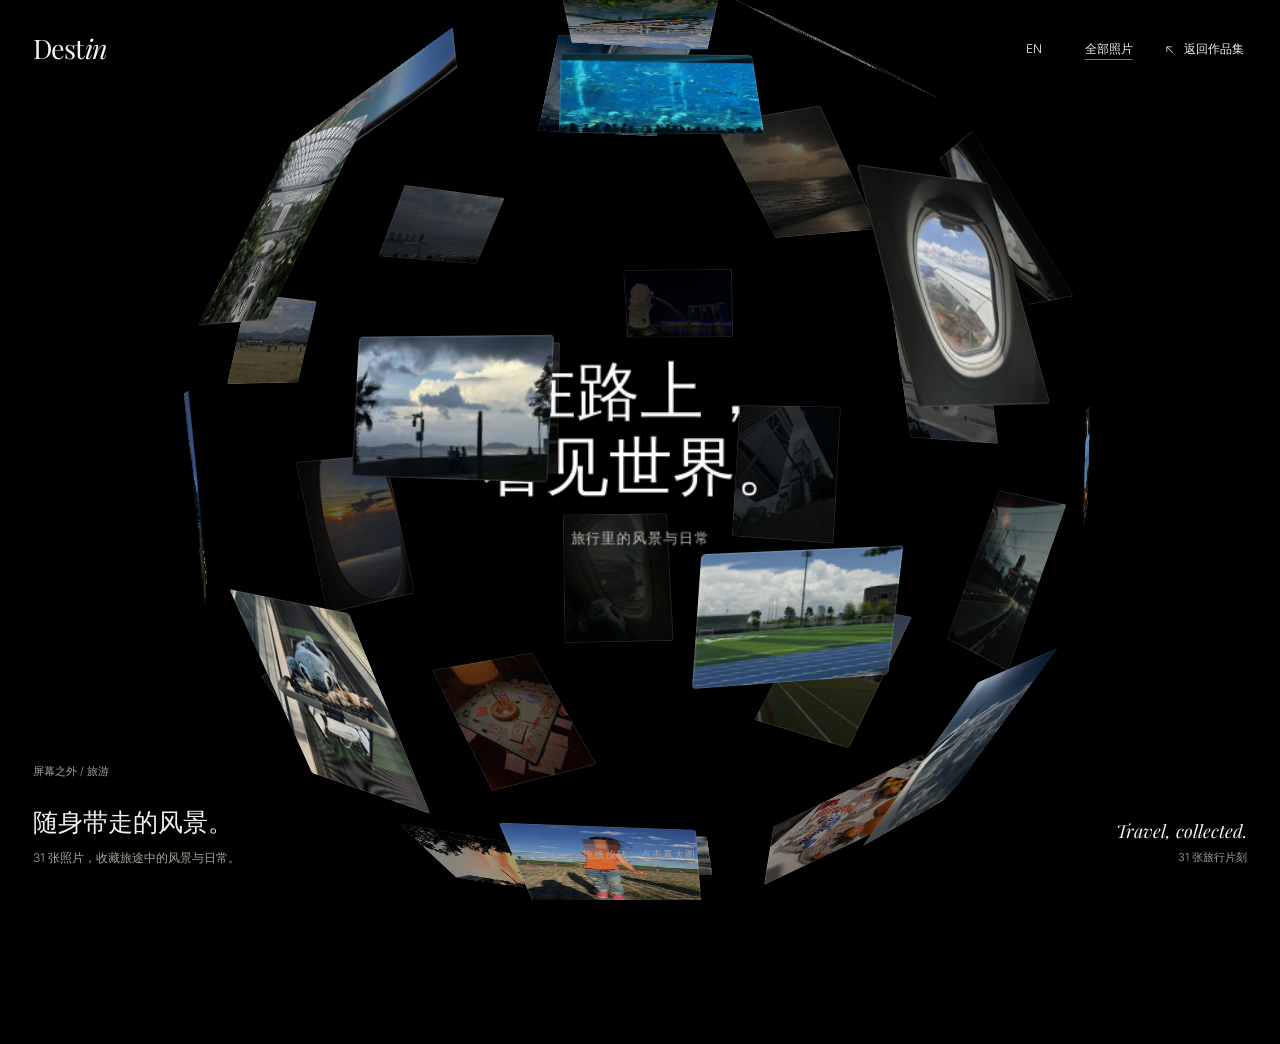
<file: travel/index.html>
<!doctype html>
<html lang="zh-CN">
<head>
<meta charset="utf-8">
<meta name="viewport" content="width=device-width,initial-scale=1,viewport-fit=cover">
<meta name="theme-color" content="#000000">
<meta name="description" content="Destin 的旅行相册，收藏旅途中的风景与日常。拖拽照片球，探索全部旅行照片。">
<title>Destin | 旅行相册</title>
<link rel="icon" href="data:image/svg+xml,%3Csvg xmlns='http://www.w3.org/2000/svg' viewBox='0 0 64 64'%3E%3Crect width='64' height='64' rx='4' fill='black'/%3E%3Ctext x='16' y='46' font-family='Georgia' font-size='44' fill='%23f4f2ef'%3ED%3C/text%3E%3C/svg%3E">
<link rel="preconnect" href="https://fonts.googleapis.com">
<link rel="preconnect" href="https://fonts.gstatic.com" crossorigin>
<link id="fontStyles" rel="preload" as="style" href="https://fonts.googleapis.com/css2?family=Playfair+Display:ital,wght@0,400;0,500;1,400&family=Inter:wght@300;400;500&display=swap">
<style>
:root{--ink:#f4f2ef;--dim:#aaa39b;--line:rgba(244,242,239,.28);--pad:clamp(14px,2.6vw,34px);--ease:cubic-bezier(.22,.61,.36,1);--serif:"Playfair Display","Songti SC",SimSun,serif;--sans:Inter,"PingFang SC","Microsoft YaHei",sans-serif;--hw:min(56vw,640px);--persp:1150px;--cw:150px;--st:env(safe-area-inset-top,0px);--sb:env(safe-area-inset-bottom,0px);--sl:env(safe-area-inset-left,0px);--sr:env(safe-area-inset-right,0px)}
*{box-sizing:border-box}html{background:#000;color-scheme:dark;scrollbar-gutter:stable}body{margin:0;background:#000;color:var(--ink);font:300 14px/1.6 var(--sans);-webkit-font-smoothing:antialiased;overflow-x:hidden;min-height:100dvh}body.locked{overflow:hidden}button,a{-webkit-tap-highlight-color:transparent;touch-action:manipulation}button{font:inherit;color:inherit;border:0;background:none;cursor:pointer}a{color:inherit;text-decoration:none}button,a{min-height:44px}button:focus-visible,a:focus-visible,[tabindex]:focus-visible{outline:2px solid var(--ink);outline-offset:6px}button:active{opacity:.7}[hidden]{display:none!important}figure,p,h1,h2{margin:0}img{display:block}button:disabled{opacity:.3;cursor:default}.sr-only{position:absolute;width:1px;height:1px;overflow:hidden;clip-path:inset(50%);white-space:nowrap}.skip-link{position:fixed;top:10px;left:10px;z-index:400;padding:10px;background:var(--ink);color:#000;transform:translateY(-150%)}.skip-link:focus{transform:none}
#scrolltrack{height:116vh;height:116dvh;pointer-events:none}#stage{position:fixed;inset:0;z-index:10;perspective:var(--persp);perspective-origin:50% 50%;overflow:hidden;touch-action:none;transition:opacity .5s var(--ease)}#world{position:absolute;top:50%;left:50%;width:0;height:0;transform-style:preserve-3d;will-change:transform}#orb{position:absolute;top:0;left:0;width:0;height:0;transform-style:preserve-3d}#headline{position:absolute;top:0;left:0;width:var(--hw);margin-left:calc(var(--hw)/-2);text-align:center;font:400 clamp(26px,3.8vw,56px)/1.2 var(--serif);color:#fff;pointer-events:none;transform-style:preserve-3d;text-shadow:0 2px 34px #000;user-select:none}#headline .inner{position:absolute;top:0;left:0;width:100%;transform:translateY(-50%)}#headline .word{display:block;opacity:0;transform:translateY(.3em);filter:blur(5px);transition:opacity 1s,transform 1s var(--ease),filter 1s;transition-delay:calc(.15s + var(--i)*.08s)}.revealed #headline .word{opacity:1;transform:none;filter:none}#headline small{display:block;margin-top:20px;font:300 11px/1.6 var(--sans);letter-spacing:.08em;color:#c4beb8}
.card{position:absolute;top:0;left:0;width:var(--cw);height:calc(var(--cw)/1.5);margin-left:calc(var(--cw)/-2);margin-top:calc(var(--cw)/-3);padding:0;min-height:0;backface-visibility:visible}.card.portrait{height:calc(var(--cw)*1.25);margin-top:calc(var(--cw)*-.625)}.card figure{position:relative;width:100%;height:100%;overflow:hidden;border-radius:3px;background:#101010;transition:transform .5s var(--ease)}.card:hover figure,.card:focus-visible figure{transform:scale(1.045)}.card img{width:100%;height:100%;object-fit:cover;user-select:none;pointer-events:none;opacity:0;transition:opacity .5s}.card img.in{opacity:1}.card figure:after{content:"";position:absolute;inset:0;border-radius:3px;background:rgba(0,0,0,var(--d,0));box-shadow:inset 0 0 0 1px rgba(255,255,255,.12);pointer-events:none}.vig{position:fixed;inset:0;z-index:12;pointer-events:none;background:radial-gradient(ellipse 88% 92% at 50% 50%,transparent 48%,rgba(0,0,0,.26) 80%,rgba(0,0,0,.72) 100%)}
header{position:fixed;top:0;left:0;right:0;z-index:60;display:flex;align-items:flex-start;justify-content:space-between;padding:calc(var(--pad)*.8 + var(--st)) calc(var(--pad) + var(--sr)) 8px calc(var(--pad) + var(--sl));mix-blend-mode:difference}.wordmark{display:inline-flex;align-items:center;font:400 clamp(23px,2.1vw,29px)/1 var(--serif);letter-spacing:-.035em}.wordmark em{font-weight:400}.header-actions{display:flex;align-items:center;gap:26px}header button,header .back{font-size:12px;padding:0 3px}.back{display:inline-flex;align-items:center;gap:10px}.language{min-width:44px}#viewBtn{text-decoration:underline;text-underline-offset:6px;text-decoration-color:#777}.chrome{opacity:0;transition:opacity .8s}.revealed .chrome{opacity:1}.album-note{position:fixed;left:calc(var(--pad) + var(--sl));bottom:calc(var(--pad) + var(--sb));z-index:55;max-width:300px}.album-note .breadcrumb{font-size:11px;color:var(--dim);margin-bottom:12px}.breadcrumb a{display:inline-flex;align-items:center}.album-note h2{font:400 25px/1.2 var(--serif);margin-bottom:12px}.album-note p{font-size:12px;color:var(--dim)}.count-note{position:fixed;right:calc(var(--pad) + var(--sr));bottom:calc(var(--pad) + var(--sb));z-index:55;text-align:right;color:var(--dim);font-size:11px}.count-note em{display:block;color:var(--ink);font:italic 18px/1.5 var(--serif);margin-bottom:4px}.cue{position:fixed;bottom:calc(var(--pad) + var(--sb) + 5px);left:50%;transform:translateX(-50%);z-index:54;font-size:10px;letter-spacing:.12em;color:var(--dim)}
#grid{position:fixed;inset:0;z-index:20;background:#000;overflow:auto;padding:120px var(--pad) calc(60px + var(--sb));visibility:hidden;opacity:0;pointer-events:none;transition:opacity .5s}.gridview #grid{visibility:visible;opacity:1;pointer-events:auto}.gridview #stage{opacity:0;pointer-events:none}.gridview .vig,.gridview .album-note,.gridview .count-note,.gridview .cue{visibility:hidden}.grid-intro{max-width:1680px;margin:0 auto 38px}.grid-intro h2{font:400 clamp(30px,4vw,48px)/1.2 var(--serif);margin-bottom:12px}.grid-intro p{font-size:12px;color:var(--dim)}.photos{max-width:1680px;margin:auto;display:grid;grid-template-columns:repeat(auto-fill,minmax(230px,1fr));gap:36px 18px}.tile{display:block;min-width:0;padding:0;text-align:left}.tile figure{aspect-ratio:3/2;overflow:hidden;border-radius:3px;background:#101010}.tile img{width:100%;height:100%;object-fit:cover;opacity:.85;transition:transform .6s var(--ease),opacity .5s}.tile:hover img,.tile:focus-visible img{transform:scale(1.035);opacity:1}.tile .tile-caption{display:flex;justify-content:space-between;gap:14px;margin-top:10px;font-size:12px}.tile-caption span:last-child{font-size:10px;color:var(--dim)}
#viewer{position:fixed;inset:0;z-index:90;padding:calc(70px + var(--st)) var(--pad) calc(24px + var(--sb));display:flex;flex-direction:column;align-items:center;justify-content:center;opacity:0;pointer-events:none;transition:opacity .35s}.viewing #viewer{opacity:1;pointer-events:auto}.viewer-scrim{position:absolute;inset:0}.plate{position:relative;width:min(88vw,1400px);max-width:100%;transition:transform .55s var(--ease),opacity .35s;transform-origin:center}.frame{height:min(74dvh,850px);position:relative;display:flex;align-items:center;justify-content:center}.full-photo{width:100%;height:100%;object-fit:contain;touch-action:pan-y pinch-zoom;filter:drop-shadow(0 22px 40px #000)}.close{position:fixed;top:calc(var(--pad) + var(--st));right:calc(var(--pad) + var(--sr));padding:8px 16px;min-height:44px;border:1px solid var(--line);border-radius:3px;background:rgba(0,0,0,.85);z-index:2;font-size:12px}.close:hover{border-color:var(--ink)}.viewer-meta{display:flex;align-items:center;justify-content:space-between;gap:24px;margin:18px auto 0;max-width:1100px}.viewer-title{min-width:0}#viewerTitle{font:400 clamp(20px,2.2vw,28px)/1.3 var(--serif)}#viewerStatus{color:var(--dim);font-size:11px;margin-top:4px;min-height:18px}.viewer-nav{display:flex;align-items:center;gap:22px;flex:none}.viewer-nav button{min-width:44px;min-height:44px;font-size:25px;border:1px solid var(--line);border-radius:3px}.viewer-nav button:hover{border-color:var(--ink)}#counter{font-size:11px;color:var(--dim);min-width:50px;text-align:center}.viewing header,.viewing .album-note,.viewing .count-note,.viewing .cue{visibility:hidden}.viewing #grid .photos,.viewing #grid .grid-intro{opacity:.1}.viewing #headline{opacity:0!important}
#splash{position:fixed;inset:0;z-index:200;display:grid;place-content:center;justify-items:center;gap:24px;background:#000;transition:opacity .45s}.mark{font:400 48px var(--serif)}.loading-line{width:160px;height:1px;background:#333}.loading-line span{display:block;width:100%;height:100%;background:var(--ink);transform:scaleX(0);transform-origin:left;transition:transform .25s}.loading-label{font-size:11px;color:var(--dim)}#splash.out{opacity:0;pointer-events:none}#dot{position:fixed;top:0;left:0;width:19px;height:19px;margin:-9.5px;border-radius:50%;mix-blend-mode:difference;background:#d6d4d1;z-index:300;pointer-events:none;opacity:0;display:none;transition:width .3s,height .3s,margin .3s,background .3s,border .3s;border:1px solid transparent}#dot.wide{width:50px;height:50px;margin:-25px;background:rgba(244,242,239,.14);border-color:rgba(244,242,239,.75)}.cursor-ready #dot{opacity:1}
@media(hover:hover) and (pointer:fine){#dot{display:block}}@media(pointer:coarse){#stage{touch-action:pan-y}}@media(max-width:900px){.header-actions{gap:16px}.album-note{max-width:240px}.photos{grid-template-columns:repeat(3,minmax(0,1fr));gap:28px 12px}.plate{width:94vw}.frame{height:70dvh}.viewer-meta{gap:20px}.viewer-nav{gap:12px}}
@media(max-width:768px){#headline{font-size:clamp(23px,6.3vw,36px)}.count-note{display:none}.back .back-label{display:none}.header-actions{gap:16px}.album-note h2{font-size:23px}.cue{display:none}.viewer-meta{align-items:flex-start}.viewer-nav{gap:8px}.viewer-nav button{font-size:22px}.photos{grid-template-columns:repeat(2,minmax(0,1fr))}}
@media(max-width:640px){:root{--hw:min(84vw,360px);--pad:clamp(14px,4vw,18px)}header button,header .back{font-size:11px}.header-actions{gap:10px}.back{gap:0;min-width:32px;justify-content:center}#headline small{font-size:9px;letter-spacing:.035em;margin-top:14px}.album-note{max-width:260px}.album-note .breadcrumb{font-size:10px;margin-bottom:8px}.album-note h2{font-size:22px;margin-bottom:8px}.album-note p{font-size:11px}.photos{gap:24px 10px}.tile .tile-caption{font-size:11px;display:block}.tile-caption span:last-child{display:block;margin-top:3px}#grid{padding-top:105px}.grid-intro{margin-bottom:28px}.grid-intro h2{font-size:32px}.grid-intro p{max-width:280px;font-size:11px}.frame{height:65dvh}.plate{width:100%}#viewer{padding-top:calc(76px + var(--st));justify-content:flex-start}.viewer-meta{gap:16px;flex-wrap:wrap;margin-top:16px}.viewer-title{flex:1 1 160px}#viewerTitle{font-size:21px}.viewer-nav{gap:7px}#counter{min-width:44px}.close{top:calc(14px + var(--st))}}
@media(max-width:380px){:root{--hw:min(88vw,320px)}.album-note p{max-width:225px}.header-actions{gap:6px}.wordmark{font-size:22px}.viewer-nav{margin-left:auto}.frame{height:59dvh}.photos{gap:24px 8px}}
@media(max-height:520px) and (orientation:landscape){.album-note,.count-note,.cue{display:none}#headline{font-size:clamp(19px,4.8vh,28px)}#headline small{margin-top:8px}header{padding-top:calc(8px + var(--st))}#viewer{padding:calc(45px + var(--st)) var(--pad) 12px;overflow:auto}.frame{height:61dvh}.viewer-meta{margin-top:8px}.close{top:8px}#viewerTitle{font-size:20px}.viewer-nav button{min-height:36px}.photos{grid-template-columns:repeat(4,minmax(0,1fr))}}
@media(prefers-reduced-motion:reduce){*,*:before,*:after{animation-duration:.01ms!important;transition-duration:.14s!important;transition-delay:0s!important;scroll-behavior:auto!important}#dot{display:none!important}}
</style>
</head>
<body class="locked">
<a class="skip-link" id="skipToPhotos" href="#collection">跳到全部照片</a>
<div id="scrolltrack"></div>
<main id="stage" aria-label="可拖拽旋转的旅行照片球"><div id="world"><div id="orb"></div><h1 id="headline"><span class="inner" id="headlineInner"></span></h1></div></main>
<div class="vig"></div>
<header class="chrome"><a class="wordmark" href="https://archer1017.github.io/project-portfolio/index.html#interests" aria-label="Destin 作品集">Dest<em>in</em></a><div class="header-actions"><button class="language" id="language" aria-label="Switch to English">EN</button><button id="viewBtn" aria-pressed="false">全部照片</button><a class="back" href="https://archer1017.github.io/project-portfolio/index.html#interests" id="back"><span aria-hidden="true">↖</span><span class="back-label" id="backLabel">返回作品集</span></a></div></header>
<aside class="album-note chrome"><div class="breadcrumb"><a href="https://archer1017.github.io/project-portfolio/index.html#interests" id="outsideLink">屏幕之外</a><span aria-hidden="true"> / </span><span id="travelLabel">旅游</span></div><h2 id="albumTitle">随身带走的风景。</h2><p id="albumDescription">31 张照片，收藏旅途中的风景与日常。</p></aside>
<div class="count-note chrome"><em>Travel, collected.</em><span id="albumCount">31 张旅行片刻</span></div><div class="cue chrome" id="dragCue" aria-hidden="true">拖拽旋转 · 点击看大图</div>
<section id="grid" aria-labelledby="collection" inert><div class="grid-intro"><h2 id="collection" tabindex="-1">旅行相册</h2><p id="collectionDescription">旅行里的大风景，也有小小的日常。</p></div><div class="photos" id="photos"></div></section>
<section id="viewer" role="dialog" aria-modal="true" aria-labelledby="viewerTitle" aria-hidden="true" inert><div class="viewer-scrim" id="viewerScrim"></div><button class="close" id="close">关闭</button><div class="plate" id="plate"><div class="frame"><img class="full-photo" id="fullPhoto" alt="" draggable="false"></div><div class="viewer-meta"><div class="viewer-title"><h2 id="viewerTitle"></h2><p id="viewerStatus" role="status"></p></div><div class="viewer-nav"><button id="previous" aria-label="上一张">←</button><span id="counter" aria-live="polite"></span><button id="next" aria-label="下一张">→</button></div></div></div></section>
<div id="splash"><div class="mark">Dest<em>in</em></div><div class="loading-line" role="progressbar" aria-label="加载旅行照片" aria-valuemin="0" aria-valuemax="100" aria-valuenow="0"><span id="progress"></span></div><div class="loading-label" id="loadingLabel">旅行相册</div></div>
<div id="dot" aria-hidden="true"></div>
<noscript><div style="position:fixed;inset:0;z-index:500;background:#000;padding:12vw"><h1>旅行相册</h1><p>开启 JavaScript 以浏览照片球。</p><a href="https://archer1017.github.io/project-portfolio/index.html#interests">返回作品集</a></div></noscript>
<script>
(() => {
'use strict';
// Preserve the portfolio's native CSS sphere, typography and counter-rotated title.
// DESIGN_VARIANCE: 8 / MOTION_INTENSITY: 7 / VISUAL_DENSITY: 3.
const PHOTOS = [{"id":1,"src":"photos/photo-01.webp","thumb":"photos/thumb-01.webp","width":1205,"height":1600,"zh":"停泊的彩色小船","en":"Boats at the marina"},{"id":2,"src":"photos/photo-02.webp","thumb":"photos/thumb-02.webp","width":1200,"height":1600,"zh":"风与帆","en":"Wind and sails"},{"id":3,"src":"photos/photo-03.webp","thumb":"photos/thumb-03.webp","width":1200,"height":1600,"zh":"树梢上的一片天空","en":"A circle of sky"},{"id":4,"src":"photos/photo-04.webp","thumb":"photos/thumb-04.webp","width":1200,"height":1600,"zh":"舷窗外的海岸","en":"Coastline from above"},{"id":5,"src":"photos/photo-05.webp","thumb":"photos/thumb-05.webp","width":1200,"height":1600,"zh":"海面上的落日","en":"Sunset on the water"},{"id":6,"src":"photos/photo-06.webp","thumb":"photos/thumb-06.webp","width":1600,"height":1200,"zh":"蓝色的水族世界","en":"A world in blue"},{"id":7,"src":"photos/photo-07.webp","thumb":"photos/thumb-07.webp","width":1600,"height":1200,"zh":"海湾与远山","en":"Across the bay"},{"id":8,"src":"photos/photo-08.webp","thumb":"photos/thumb-08.webp","width":1200,"height":1600,"zh":"云层之间","en":"Between the clouds"},{"id":9,"src":"photos/photo-09.webp","thumb":"photos/thumb-09.webp","width":1200,"height":1600,"zh":"绿意与瀑布","en":"A waterfall beneath the glass"},{"id":10,"src":"photos/photo-10.webp","thumb":"photos/thumb-10.webp","width":1600,"height":1200,"zh":"鱼尾狮前的夜色","en":"Night by the Merlion"},{"id":11,"src":"photos/photo-11.webp","thumb":"photos/thumb-11.webp","width":1200,"height":1600,"zh":"起飞之后","en":"After takeoff"},{"id":12,"src":"photos/photo-12.webp","thumb":"photos/thumb-12.webp","width":1600,"height":1200,"zh":"旷野与山","en":"An open field and mountains"},{"id":13,"src":"photos/photo-13.webp","thumb":"photos/thumb-13.webp","width":1200,"height":1600,"zh":"旅途中的地图","en":"A map along the way"},{"id":14,"src":"photos/photo-14.webp","thumb":"photos/thumb-14.webp","width":1600,"height":1200,"zh":"海边的云","en":"Clouds by the water"},{"id":15,"src":"photos/photo-15.webp","thumb":"photos/thumb-15.webp","width":1200,"height":1600,"zh":"潮水退去的地方","en":"Where the tide recedes"},{"id":16,"src":"photos/photo-16.webp","thumb":"photos/thumb-16.webp","width":1600,"height":1200,"zh":"树荫下看海","en":"The sea from the shade"},{"id":17,"src":"photos/photo-17.webp","thumb":"photos/thumb-17.webp","width":1200,"height":1600,"zh":"沿海的小路","en":"A path along the coast"},{"id":18,"src":"photos/photo-18.webp","thumb":"photos/thumb-18.webp","width":1200,"height":1600,"zh":"抬头看城市","en":"Looking up at the city"},{"id":19,"src":"photos/photo-19.webp","thumb":"photos/thumb-19.webp","width":1600,"height":1200,"zh":"蓝色跑道旁","en":"Beside the blue track"},{"id":20,"src":"photos/photo-20.webp","thumb":"photos/thumb-20.webp","width":1200,"height":1600,"zh":"舷窗里的黄昏","en":"Dusk through a window"},{"id":21,"src":"photos/photo-21.webp","thumb":"photos/thumb-21.webp","width":1200,"height":1600,"zh":"城市入夜时","en":"When the city lights up"},{"id":22,"src":"photos/photo-22.webp","thumb":"photos/thumb-22.webp","width":1200,"height":1600,"zh":"同行的小伙伴","en":"A little travel companion"},{"id":23,"src":"photos/photo-23.webp","thumb":"photos/thumb-23.webp","width":1200,"height":1600,"zh":"一起看向窗外","en":"Looking out together"},{"id":24,"src":"photos/photo-24.webp","thumb":"photos/thumb-24.webp","width":1200,"height":1600,"zh":"云海之上","en":"Above a sea of clouds"},{"id":25,"src":"photos/photo-25.webp","thumb":"photos/thumb-25.webp","width":1600,"height":1200,"zh":"江边的城市灯光","en":"City lights across the river"},{"id":26,"src":"photos/photo-26.webp","thumb":"photos/thumb-26.webp","width":1200,"height":1600,"zh":"晴天的运动场","en":"A field under clear skies"},{"id":27,"src":"photos/photo-27.webp","thumb":"photos/thumb-27.webp","width":1200,"height":1600,"zh":"阳光里的跳跃","en":"A jump in the sunshine"},{"id":28,"src":"photos/photo-28.webp","thumb":"photos/thumb-28.webp","width":1200,"height":1600,"zh":"旅途中的桌游时间","en":"A board-game break"},{"id":29,"src":"photos/photo-29.webp","thumb":"photos/thumb-29.webp","width":1200,"height":1600,"zh":"旅途里的零食与水果","en":"Snacks and fruit along the way"},{"id":30,"src":"photos/photo-30.webp","thumb":"photos/thumb-30.webp","width":900,"height":1600,"zh":"街道尽头的晚霞","en":"Sunset down the street"},{"id":31,"src":"photos/photo-31.webp","thumb":"photos/thumb-31.webp","width":1600,"height":900,"zh":"一起看远方","en":"Looking toward the horizon"}];
const $=id=>document.getElementById(id),body=document.body,reduced=matchMedia('(prefers-reduced-motion:reduce)'),coarse=matchMedia('(pointer:coarse)'),fine=matchMedia('(hover:hover) and (pointer:fine)');
const copy={zh:{title:'Destin | 旅行相册',headline:['在路上，','看见世界。'],sub:'旅行里的风景与日常',outside:'屏幕之外',travel:'旅游',albumTitle:'随身带走的风景。',description:`${PHOTOS.length} 张照片，收藏旅途中的风景与日常。`,count:`${PHOTOS.length} 张旅行片刻`,drag:'拖拽旋转 · 点击看大图',collection:'旅行相册',collectionDescription:'旅行里的大风景，也有小小的日常。',all:'全部照片',sphere:'空间画廊',back:'返回作品集',language:'Switch to English',close:'关闭',previous:'上一张',next:'下一张',stage:'可拖拽旋转的旅行照片球',skip:'跳到全部照片',loading:'加载旅行照片',open:'查看照片',waiting:'正在加载大图',failure:'大图暂时无法加载，正在显示预览。'},en:{title:'Destin | Travel, Collected',headline:['Out there,','looking closer.'],sub:'Scenes and everyday moments along the way',outside:'Outside the screen',travel:'Travel',albumTitle:'A little of everywhere.',description:`${PHOTOS.length} photographs of places and everyday moments.`,count:`${PHOTOS.length} moments along the way`,drag:'Drag to rotate · Click to look closer',collection:'Travel, collected.',collectionDescription:'Big views. Small moments. A little of life along the way.',all:'All photos',sphere:'Sphere view',back:'Back to portfolio',language:'切换至中文',close:'Close',previous:'Previous photo',next:'Next photo',stage:'Draggable three-dimensional travel photo gallery',skip:'Skip to all photos',loading:'Loading travel photos',open:'View photo',waiting:'Loading the full photograph',failure:'The full photograph is unavailable. Showing its preview.'}};
$('fontStyles').rel='stylesheet';
let lang='zh';try{lang=localStorage.getItem('destin-portfolio-language')==='en'?'en':'zh'}catch{}
let R=300,perspective=1150,camZ=0,yaw=0,pitch=0,vx=0,vy=0,drag=null,gridOpen=false,viewerOpen=false,active=0,source=null,previousFocus=null,token=0,closeTimer=0,revealed=false,rendered='',lastW=0,lastH=0,loaded=0;
const cards=[],tiles=[],GA=Math.PI*(3-Math.sqrt(5)),fullCache=new Map();
PHOTOS.forEach((photo,i)=>{
 const y=1-i/(PHOTOS.length-1)*2,rad=Math.sqrt(Math.max(0,1-y*y)),theta=i*GA+Math.PI*2/3,v={x:Math.cos(theta)*rad,y,z:Math.sin(theta)*rad};
 const el=document.createElement('button');el.className='card'+(photo.height>photo.width?' portrait':'');el.dataset.index=i;el.innerHTML='<figure><img alt="" draggable="false" decoding="async"></figure>';const img=el.querySelector('img');img.width=photo.width;img.height=photo.height;
 let counted=false;const ready=()=>{if(counted)return;counted=true;img.classList.add('in');loaded++;if($('progress')){$('progress').style.transform=`scaleX(${loaded/PHOTOS.length})`;document.querySelector('.loading-line')?.setAttribute('aria-valuenow',Math.round(loaded/PHOTOS.length*100))}if(loaded===PHOTOS.length)setTimeout(reveal,Math.max(0,550-performance.now()))};img.onload=ready;img.onerror=ready;img.src=innerWidth<=640?photo.thumb.replace('thumb-','small-'):photo.thumb;el.addEventListener('click',e=>{if(e.detail===0)openPhoto(i,el)});$('orb').append(el);cards.push({el,img,v,dim:-1,opacity:-1});
 const tile=document.createElement('button');tile.className='tile';tile.dataset.index=i;tile.innerHTML='<figure><img alt="" loading="lazy" decoding="async"></figure><div class="tile-caption"><span></span><span></span></div>';tile.querySelector('img').dataset.src=photo.thumb;tile.querySelector('img').width=photo.width;tile.querySelector('img').height=photo.height;tile.addEventListener('click',()=>openPhoto(i,tile));$('photos').append(tile);tiles.push(tile);
});
function setText(id,value){const el=$(id);if(el)el.textContent=value}
function language(){const c=copy[lang];document.documentElement.lang=lang==='zh'?'zh-CN':'en';document.title=c.title;$('headlineInner').replaceChildren();c.headline.forEach((word,i)=>{const span=document.createElement('span');span.className='word';span.style.setProperty('--i',i);span.textContent=word;$('headlineInner').append(span)});const small=document.createElement('small');small.textContent=c.sub;$('headlineInner').append(small);[['outsideLink',c.outside],['travelLabel',c.travel],['albumTitle',c.albumTitle],['albumDescription',c.description],['albumCount',c.count],['dragCue',c.drag],['collection',c.collection],['collectionDescription',c.collectionDescription],['backLabel',c.back],['close',c.close],['loadingLabel',c.travel],['skipToPhotos',c.skip]].forEach(([id,value])=>setText(id,value));setText('viewBtn',gridOpen?c.sphere:c.all);setText('language',lang==='zh'?'EN':'中文');$('language').setAttribute('aria-label',(lang==='zh'?'EN':'中文')+' · '+c.language);$('back').setAttribute('aria-label',c.back);$('stage').setAttribute('aria-label',c.stage);$('previous').setAttribute('aria-label',c.previous);$('next').setAttribute('aria-label',c.next);document.querySelector('.wordmark').setAttribute('aria-label','Destin · '+c.back);document.querySelector('.loading-line')?.setAttribute('aria-label',c.loading);PHOTOS.forEach((photo,i)=>{cards[i].el.setAttribute('aria-label',c.open+' '+(i+1)+' · '+photo[lang]);cards[i].img.alt=photo[lang];const tile=tiles[i];tile.querySelector('img').alt=photo[lang];tile.querySelector('.tile-caption span').textContent=photo[lang];tile.querySelector('.tile-caption span:last-child').textContent=String(i+1).padStart(2,'0');tile.setAttribute('aria-label',c.open+' '+(i+1)+' · '+photo[lang])});if(viewerOpen)updateCaption()}
function layout(force=false){const w=innerWidth,h=innerHeight;if(!force&&Math.abs(w-lastW)<20&&Math.abs(h-lastH)<20)return;lastW=w;lastH=h;const sm=w<=380,md=w<=640;R=Math.max(sm?108:md?120:155,Math.min(480,h*(sm?.38:md?.42:.46),w*(sm?.48:md?.52:.58)));perspective=sm?620:md?760:w<=900?920:1150;const cw=Math.round(Math.max(58,R*(md?.32:.34)));document.documentElement.style.setProperty('--cw',cw+'px');document.documentElement.style.setProperty('--persp',perspective+'px');cards.forEach(({el,v})=>{const lat=Math.asin(v.y)*180/Math.PI,lon=Math.atan2(v.x,v.z)*180/Math.PI;el.style.transform=`translate3d(${v.x*R}px,${-v.y*R}px,${v.z*R}px) rotateY(${lon}deg) rotateX(${lat}deg)`});rendered=''}
const clamp=(v,a,b)=>Math.max(a,Math.min(b,v));let px=0,py=0,cx=0,cy=0,cursorOn=false;
function frame(){if(!document.hidden){const p=clamp(scrollY/(lastH*.16),0,1);if(!drag&&!viewerOpen&&!gridOpen){yaw+=vx;pitch+=vy;vx*=.94;vy*=.94;if(Math.abs(vx)<.002)vx=0;if(Math.abs(vy)<.002)vy=0}pitch=clamp(pitch,-28,36);const target=p*Math.min(64,R*.12);camZ+=(target-camZ)*(reduced.matches?1:.075);if(Math.abs(target-camZ)<.001)camZ=target;const sx=-4+pitch,sy=yaw,key=[R,sx,sy,camZ,p,viewerOpen,active].join(':');if(key!==rendered){rendered=key;$('world').style.transform=`translateZ(${camZ}px) rotateY(${sy}deg) rotateX(${sx}deg)`;$('headline').style.transform=`rotateX(${-sx}deg) rotateY(${-sy}deg) translateZ(${R*.62}px)`;const rx=sx*Math.PI/180,ry=sy*Math.PI/180;cards.forEach((card,i)=>{const v=card.v,zx=-v.y*Math.sin(rx)+v.z*Math.cos(rx),zf=-v.x*Math.sin(ry)+zx*Math.cos(ry),base=.14+.86*Math.pow((zf+1)/2,.85);let dim=(1-Math.min(1,p*1.6))*(1-base),opacity=1;if(viewerOpen){dim=Math.min(1,dim+.78);if(i===active)opacity=0}const d=Math.round(dim*1000)/1000;if(d!==card.dim){card.el.style.setProperty('--d',d);card.dim=d}if(opacity!==card.opacity){card.el.style.opacity=opacity;card.opacity=opacity}})}if(cursorOn&&!reduced.matches&&Math.abs(px-cx)+Math.abs(py-cy)>.03){cx+=(px-cx)*.2;cy+=(py-cy)*.2;$('dot').style.transform=`translate3d(${cx}px,${cy}px,0)`}}requestAnimationFrame(frame)}
function state(){const locked=viewerOpen||gridOpen||!revealed;body.classList.toggle('locked',locked);document.documentElement.style.overflow=locked?'hidden':'';$('stage').inert=viewerOpen||gridOpen||!revealed;$('grid').inert=viewerOpen||!gridOpen;document.querySelector('header').inert=viewerOpen||!revealed;document.querySelector('.album-note').inert=viewerOpen||gridOpen||!revealed}
function grid(on){if(on)tiles.forEach(tile=>{const img=tile.querySelector('img');if(img.dataset.src){img.src=img.dataset.src;delete img.dataset.src}});gridOpen=on;body.classList.toggle('gridview',on);$('viewBtn').setAttribute('aria-pressed',String(on));setText('viewBtn',on?copy[lang].sphere:copy[lang].all);state();if(on)$('collection').focus({preventScroll:true});else $('viewBtn').focus({preventScroll:true})}
$('stage').addEventListener('pointerdown',e=>{if(viewerOpen||gridOpen||!revealed||e.button!==0)return;const card=e.target.closest('.card');drag={id:e.pointerId,sx:e.clientX,sy:e.clientY,x:e.clientX,y:e.clientY,card,index:card?Number(card.dataset.index):-1,active:e.pointerType!=='touch',moved:0};vx=vy=0;if(drag.active)$('stage').setPointerCapture(e.pointerId)});
$('stage').addEventListener('pointermove',e=>{if(!drag||drag.id!==e.pointerId)return;const dx=e.clientX-drag.sx,dy=e.clientY-drag.sy;drag.moved=Math.hypot(dx,dy);if(!drag.active){if(drag.moved<10)return;if(Math.abs(dy)>Math.abs(dx)*1.15){drag=null;return}drag.active=true;$('stage').setPointerCapture(e.pointerId)}vx=(e.clientX-drag.x)*.13;vy=(e.clientY-drag.y)*.13;yaw+=vx;pitch+=vy;drag.x=e.clientX;drag.y=e.clientY;e.preventDefault()});
function endDrag(e){if(!drag||drag.id!==e.pointerId)return;const d=drag;drag=null;if($('stage').hasPointerCapture(e.pointerId))$('stage').releasePointerCapture(e.pointerId);if(reduced.matches||e.type==='pointercancel')vx=vy=0;if(e.type==='pointerup'&&d.moved<(coarse.matches?14:6)&&d.card){vx=vy=0;openPhoto(d.index,d.card)}}$('stage').addEventListener('pointerup',endDrag);$('stage').addEventListener('pointercancel',endDrag);$('stage').addEventListener('lostpointercapture',()=>drag=null);
function fullImage(index){if(fullCache.has(index))return fullCache.get(index);const photo=new Image;photo.decoding='async';const result=photo.decode?new Promise((resolve,reject)=>{photo.onload=()=>resolve(photo);photo.onerror=reject;photo.src=PHOTOS[index].src}):Promise.reject();fullCache.set(index,result);result.catch(()=>fullCache.delete(index));return result}
function updateCaption(status=''){setText('viewerTitle',PHOTOS[active][lang]);$('fullPhoto').alt=PHOTOS[active][lang];setText('counter',String(active+1).padStart(2,'0')+' / '+PHOTOS.length);setText('viewerStatus',status)}
async function displayPhoto(index){active=(index+PHOTOS.length)%PHOTOS.length;const current=++token;$('fullPhoto').src=PHOTOS[active].thumb;updateCaption(copy[lang].waiting);try{const image=await fullImage(active);if(current!==token||!viewerOpen)return;$('fullPhoto').src=image.src;updateCaption();const schedule=window.requestIdleCallback||((fn)=>setTimeout(fn,150));schedule(()=>{fullImage((active+1)%PHOTOS.length).catch(()=>{});fullImage((active-1+PHOTOS.length)%PHOTOS.length).catch(()=>{})})}catch{if(current===token&&viewerOpen)updateCaption(copy[lang].failure)}}
function openPhoto(index,from){clearTimeout(closeTimer);const resetting=$('plate');resetting.style.transition='none';resetting.style.transform='';resetting.style.opacity='';source=from;previousFocus=document.activeElement;viewerOpen=true;body.classList.add('viewing');$('viewer').inert=false;$('viewer').setAttribute('aria-hidden','false');state();displayPhoto(index);const plate=$('plate'),a=from.getBoundingClientRect(),b=plate.getBoundingClientRect();plate.style.transition='none';plate.style.transform=`translate(${a.x+a.width/2-b.x-b.width/2}px,${a.y+a.height/2-b.y-b.height/2}px) scale(${Math.max(.04,a.width/b.width)})`;plate.style.opacity='0';void plate.offsetWidth;requestAnimationFrame(()=>{if(!viewerOpen)return;plate.style.transition='';plate.style.transform='';plate.style.opacity='';$('close').focus({preventScroll:true})})}
function closePhoto(){if(!viewerOpen)return;++token;viewerOpen=false;body.classList.remove('viewing');$('viewer').inert=true;$('viewer').setAttribute('aria-hidden','true');const plate=$('plate'),to=source?.getBoundingClientRect(),from=plate.getBoundingClientRect();if(to&&to.width)plate.style.transform=`translate(${to.x+to.width/2-from.x-from.width/2}px,${to.y+to.height/2-from.y-from.height/2}px) scale(${Math.max(.04,to.width/from.width)})`;plate.style.opacity='0';state();(previousFocus||source||$('viewBtn')).focus({preventScroll:true});closeTimer=setTimeout(()=>{plate.style.transition='none';plate.style.transform='';plate.style.opacity='';void plate.offsetWidth;plate.style.transition=''},reduced.matches?150:580)}
$('viewBtn').addEventListener('click',()=>grid(!gridOpen));$('language').addEventListener('click',()=>{lang=lang==='zh'?'en':'zh';try{localStorage.setItem('destin-portfolio-language',lang)}catch{}language()});$('skipToPhotos').addEventListener('click',e=>{e.preventDefault();grid(true)});$('close').addEventListener('click',closePhoto);$('viewerScrim').addEventListener('click',closePhoto);$('previous').addEventListener('click',()=>displayPhoto(active-1));$('next').addEventListener('click',()=>displayPhoto(active+1));
document.addEventListener('keydown',e=>{if(e.key==='Escape'){if(viewerOpen)closePhoto();else if(gridOpen)grid(false)}if(!viewerOpen)return;if(e.key==='ArrowLeft'||e.key==='ArrowRight'){e.preventDefault();displayPhoto(active+(e.key==='ArrowRight'?1:-1))}if(e.key==='Tab'){const controls=[$('close'),$('previous'),$('next')],first=controls[0],last=controls[controls.length-1];if(e.shiftKey&&(document.activeElement===first||!controls.includes(document.activeElement))){e.preventDefault();last.focus()}else if(!e.shiftKey&&(document.activeElement===last||!controls.includes(document.activeElement))){e.preventDefault();first.focus()}}});
let swipe=null;$('fullPhoto').addEventListener('pointerdown',e=>{if(e.pointerType==='touch')swipe={x:e.clientX,y:e.clientY}});$('fullPhoto').addEventListener('pointerup',e=>{if(!swipe)return;const dx=e.clientX-swipe.x,dy=e.clientY-swipe.y;swipe=null;if(Math.abs(dx)>55&&Math.abs(dx)>Math.abs(dy)*1.5)displayPhoto(active+(dx<0?1:-1))});$('fullPhoto').addEventListener('pointercancel',()=>swipe=null);
document.addEventListener('pointermove',e=>{if(e.pointerType==='touch'||!fine.matches)return;px=e.clientX;py=e.clientY;if(!cursorOn){cx=px;cy=py;cursorOn=true}$('dot').classList.toggle('wide',!!e.target.closest('button,a'));body.classList.add('cursor-ready')});document.addEventListener('pointerleave',()=>body.classList.remove('cursor-ready'));window.addEventListener('resize',()=>layout());window.addEventListener('orientationchange',()=>setTimeout(()=>layout(true),220));if(window.visualViewport)visualViewport.addEventListener('resize',()=>layout());
function reveal(){if(revealed)return;revealed=true;layout(true);body.classList.add('revealed');$('splash').classList.add('out');$('progress').style.transform='scaleX(1)';state();setTimeout(()=>$('splash')?.remove(),500)}
language();layout(true);state();frame();setTimeout(reveal,2800);
})();
</script>
</body>
</html>
</file>
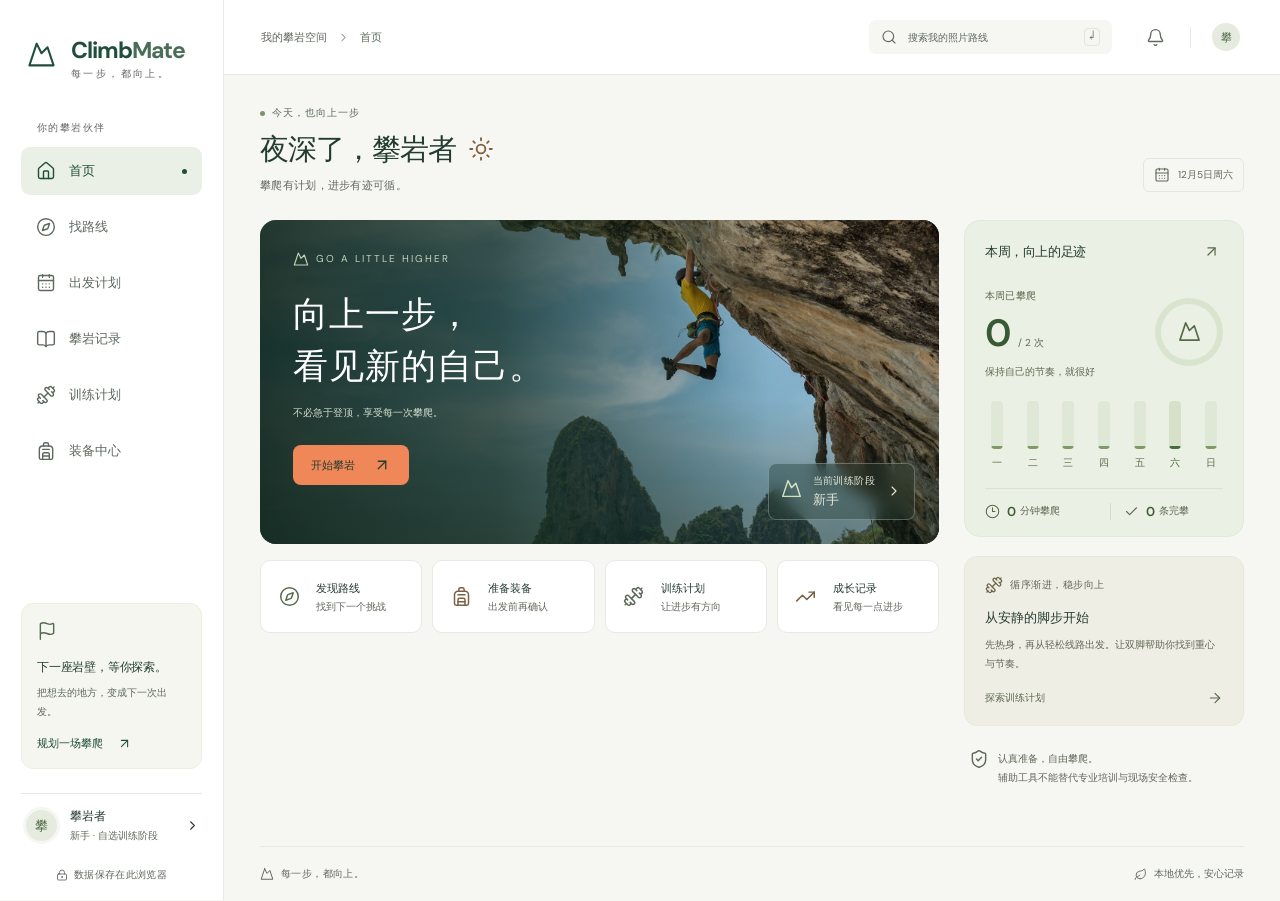
<file: works/climb/index.html>
<!doctype html>
<html lang="zh-CN">
  <head>
    <meta charset="UTF-8" />
    <meta name="viewport" content="width=device-width, initial-scale=1.0" />
    <meta name="theme-color" content="#204e3c" />
    <meta
      name="description"
      content="ClimbMate 攀岩助手：发现路线、准备装备、规划行程、记录攀爬，按自己的节奏稳步向上。"
    />
    <link rel="icon" type="image/svg+xml" href="./favicon.svg" />
    <title>ClimbMate · 攀岩助手</title>
    <script type="module" crossorigin src="./assets/index-BWLeHwDH.js"></script>
    <link rel="stylesheet" crossorigin href="./assets/index-BiVs4Oc1.css">
  <style>.ai-route-panel,.photo-ai-status{display:none!important}</style></head>
  <body>
    <div id="root">
      <div role="status" style="padding: 40px; font-family: system-ui; color: #486443">
        正在准备你的攀岩空间…
      </div>
    </div>
  </body>
</html>
</file>
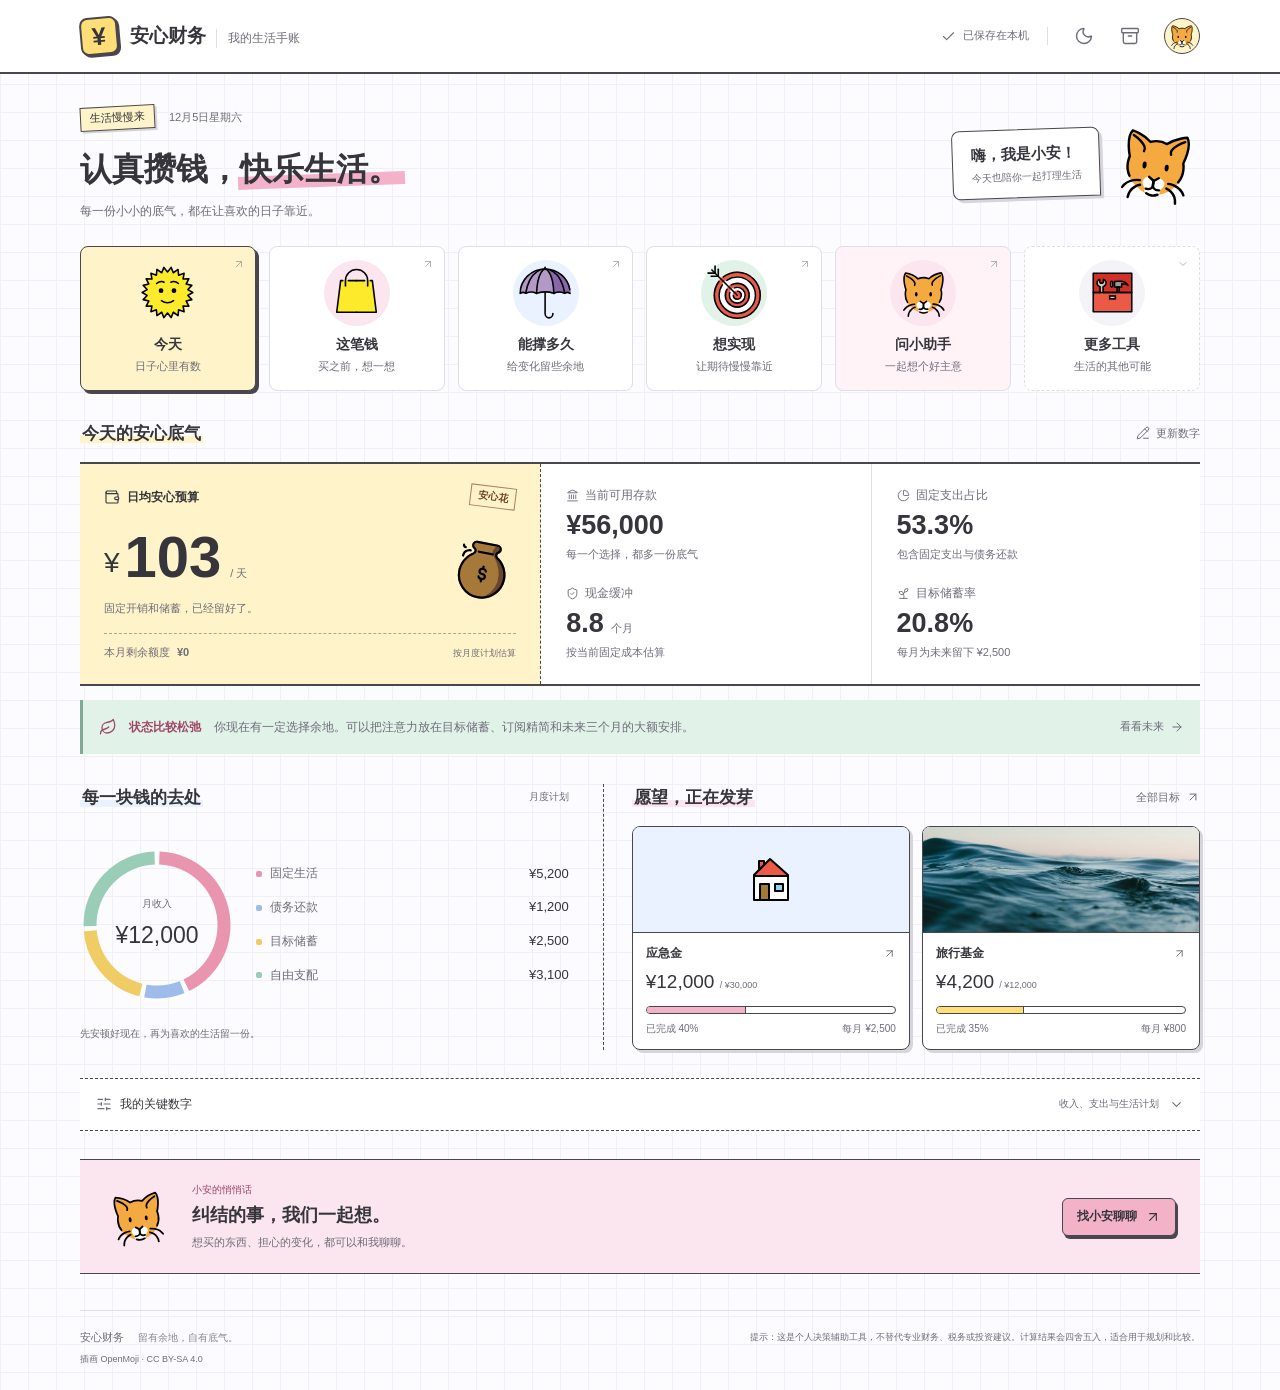
<file: works/finance/index.html>
<!DOCTYPE html>
<html lang="zh-CN">
<head>
  <meta charset="UTF-8">
  <meta name="viewport" content="width=device-width, initial-scale=1.0, viewport-fit=cover">
  <meta name="theme-color" content="#fff3bc">
  <title>安心财务工作台</title>
  <link rel="stylesheet" href="./styles.css">
</head>
<body>
  <div class="app">
    <header class="site-header">
      <div class="header-inner">
        <button class="brand" id="homeBtn" type="button" aria-label="安心财务工作台，返回今天">
          <span class="brand-mark">¥</span>
          <span class="brand-name">安心财务<span class="brand-suffix">我的生活手账</span></span>
        </button>
        <div class="header-actions">
          <span class="saved-status"><i data-lucide="check" aria-hidden="true"></i>已保存在本机</span>
          <span class="header-divider" aria-hidden="true"></span>
          <button class="icon-button" id="themeBtn" type="button" aria-label="切换主题" data-tooltip="切换主题"><i data-lucide="moon" aria-hidden="true"></i></button>
          <button class="icon-button" id="backupBtn" type="button" aria-label="备份与恢复" data-tooltip="备份与恢复"><i data-lucide="archive" aria-hidden="true"></i></button>
          <span class="profile-avatar" aria-label="我的空间"><img src="./assets/stickers/cat.svg" alt="" width="30" height="30"></span>
        </div>
      </div>
    </header>
    <main class="main">
      <section class="welcome">
        <div class="welcome-copy"><p class="welcome-label"><span class="notebook-tag">生活慢慢来</span><span id="todayDate"></span></p><h1>认真攒钱，<span class="marker-text">快乐生活。</span></h1><p class="welcome-subtitle">每一份小小的底气，都在让喜欢的日子靠近。</p></div>
        <button class="hello-assistant" id="helloAssistantBtn" type="button" aria-label="和小安聊聊"><span class="hello-bubble">嗨，我是小安！<small>今天也陪你一起打理生活</small></span><img src="./assets/stickers/cat.svg" alt="小安" width="88" height="88"></button>
      </section>
      <nav class="nav" id="moduleNav" aria-label="财务模块"></nav>
      <section class="backup-panel" id="backupPanel" aria-label="备份与恢复">
        <div class="panel-header"><h2>备份与恢复</h2><p>生成一段本地备份文本，手动保存到备忘录。恢复时粘贴回来即可。</p></div>
        <div class="panel-body">
          <div class="field"><label for="backupText">备份文本</label><textarea id="backupText" spellcheck="false"></textarea><p class="hint">请长按或全选后手动复制备份文本，也可以保存到自己的备忘录。</p></div>
          <div class="actions"><button class="primary" id="makeBackupBtn" type="button">生成备份</button><button class="ghost" id="restoreBackupBtn" type="button">从文本恢复</button><button class="ghost" id="closeBackupBtn" type="button">收起</button></div>
        </div>
      </section>
      <section class="dashboard" aria-label="财务总览">
        <div class="section-heading"><h2><span class="heading-mark">今天的安心底气</span></h2><button class="text-button" type="button" id="editProfileBtn"><i data-lucide="pencil-line" aria-hidden="true"></i>更新数字</button></div>
        <div class="summary" id="summary"></div>
        <div class="coach" id="coach"></div>
      </section>
      <section class="workspace" id="workspace">
        <article class="module-panel">
          <div class="panel-header" id="moduleHeader"></div>
          <div class="panel-body" id="moduleBody"></div>
        </article>
        <aside class="results-panel">
          <div class="results-header"><span class="result-icon"><i data-lucide="scan-line" aria-hidden="true"></i></span><h2>算清楚，心里有底</h2><span class="live-tag">实时测算</span></div>
          <div id="results" aria-live="polite"></div>
        </aside>
      </section>
      <section class="assistant-invitation" id="assistantInvitation">
        <span class="invitation-icon"><img src="./assets/stickers/cat.svg" alt="" width="64" height="64"></span>
        <div><span class="assistant-name">小安的悄悄话</span><h2>纠结的事，我们一起想。</h2><p>想买的东西、担心的变化，都可以和我聊聊。</p></div>
        <button class="primary" id="askAssistantBtn" type="button">找小安聊聊<i data-lucide="arrow-up-right" aria-hidden="true"></i></button>
      </section>
      <footer class="footer"><span class="footer-brand">安心财务<span>留有余地，自有底气。</span><small class="art-credit">插画 OpenMoji · CC BY-SA 4.0</small></span><p>提示：这是个人决策辅助工具，不替代专业财务、税务或投资建议。计算结果会四舍五入，适合用于规划和比较。</p></footer>
    </main>
  </div>
  <div class="toast" id="toast" role="status" aria-live="polite"></div>
  <script src="./assets/lucide.min.js"></script>
  <script src="./app.js"></script>
</body>
</html>
</file>
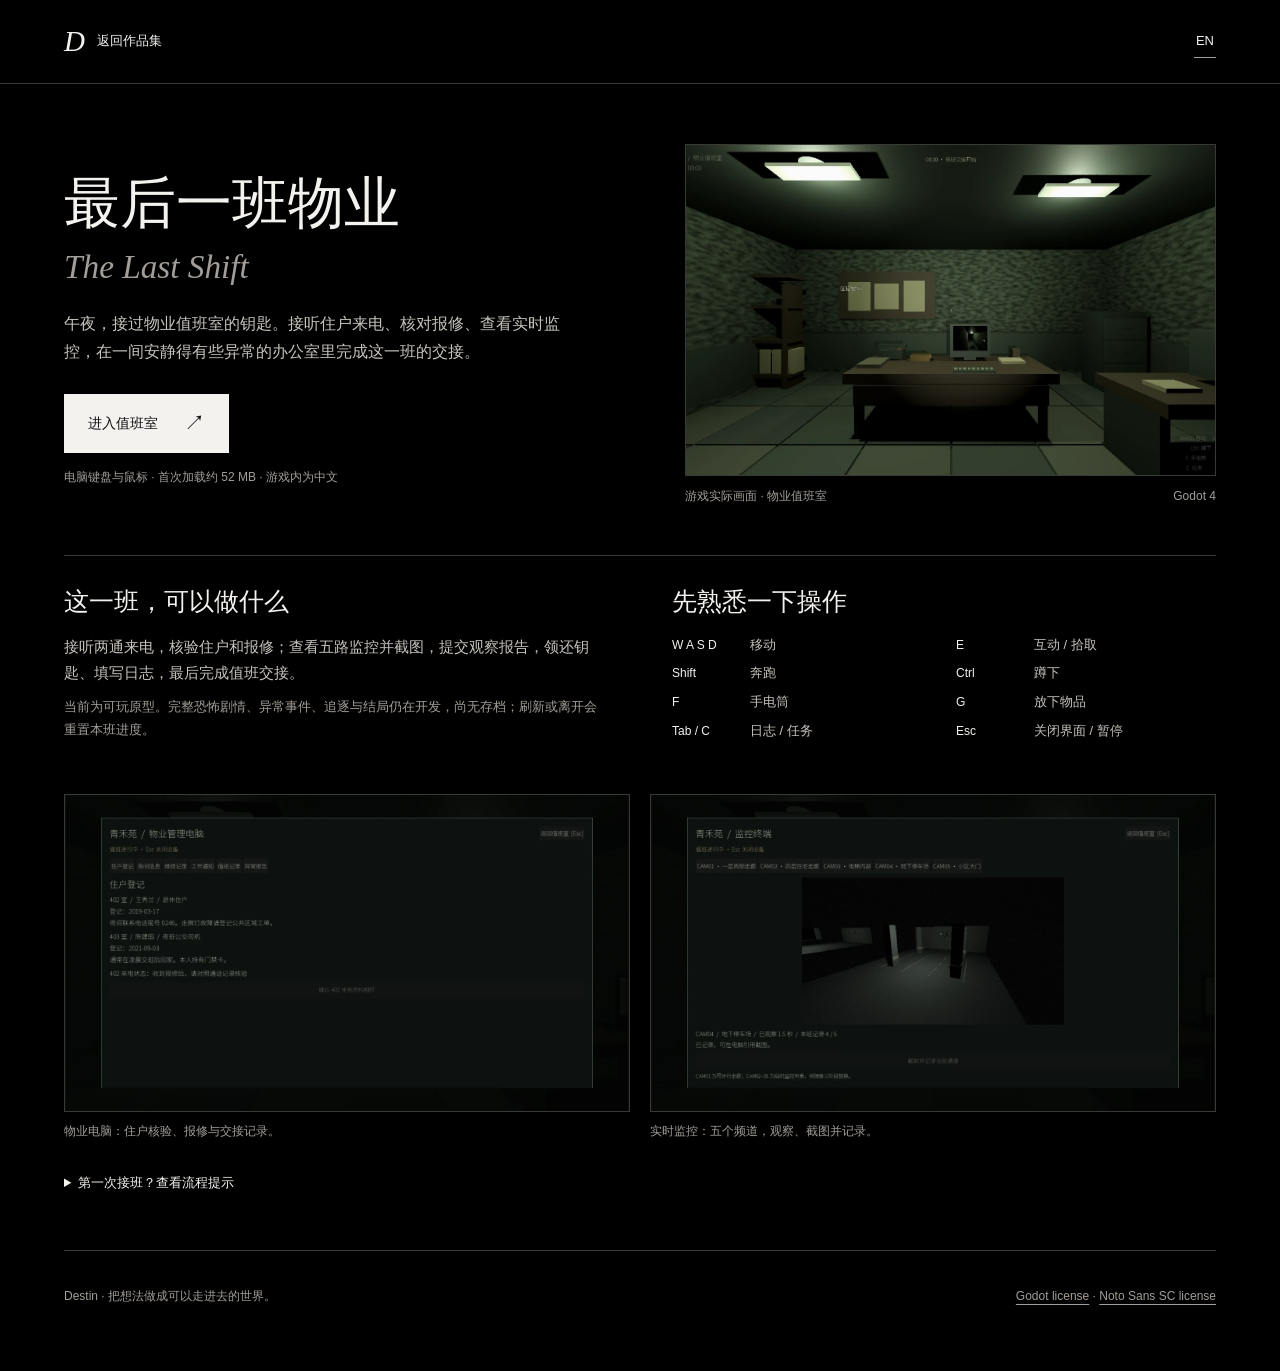
<file: works/horror/index.html>
<!doctype html>
<html lang="zh-CN">
<head>
<meta charset="utf-8">
<meta name="viewport" content="width=device-width,initial-scale=1,viewport-fit=cover">
<meta name="theme-color" content="#000000">
<meta name="description" content="最后一班物业，Destin 的第一人称恐怖游戏可玩原型。接听来电、核对报修、查看监控，完成午夜值班交接。">
<title>最后一班物业 | Destin</title>
<link rel="icon" href="game.png">
<style>
:root{color-scheme:dark;--ink:#f4f2ef;--dim:#a29d98;--line:#393936;--pad:clamp(20px,5vw,80px);--serif:Georgia,'Songti SC',SimSun,serif;--sans:Inter,'PingFang SC','Microsoft YaHei',sans-serif}
*{box-sizing:border-box}body{margin:0;background:#000;color:var(--ink);font:400 15px/1.75 var(--sans);-webkit-font-smoothing:antialiased}button,a{-webkit-tap-highlight-color:transparent}a{color:inherit;text-decoration:none}button{font:inherit;color:inherit;background:none;border:0;cursor:pointer}button,a{min-height:44px}button:focus-visible,a:focus-visible,summary:focus-visible{outline:2px solid var(--ink);outline-offset:5px}[hidden]{display:none!important}p,h1,h2,figure{margin:0}header{height:84px;display:flex;align-items:center;justify-content:space-between;padding:0 var(--pad);border-bottom:1px solid var(--line)}.home{display:inline-flex;align-items:center;gap:12px}.home b{font:italic 29px var(--serif)}.home span{font-size:13px}.language{font-size:13px;border-bottom:1px solid var(--dim);padding:0 2px;min-height:32px}main{max-width:1600px;margin:auto;padding:60px var(--pad) 64px}.intro{display:grid;grid-template-columns:1.05fr 1fr;align-items:center;gap:clamp(28px,5vw,80px)}h1{font:400 clamp(38px,4.4vw,70px)/1.3 var(--serif);letter-spacing:-.035em;margin-bottom:20px}h1 span{display:block;font:italic 400 clamp(23px,2.6vw,40px)/1.4 var(--serif);letter-spacing:0;color:var(--dim);margin-top:4px}.description{max-width:510px;font-size:16px;color:#c7c3bd}.start{display:inline-flex;align-items:center;justify-content:center;gap:26px;background:var(--ink);color:#111;padding:11px 24px;font-size:14px;font-weight:500;margin-top:28px;white-space:nowrap}.start span:last-child{font-size:21px}.requirements{margin-top:14px;font-size:12px;color:var(--dim)}.hero-image{display:block;width:100%;height:auto;aspect-ratio:16/10;object-fit:cover;border:1px solid var(--line)}.caption{display:flex;justify-content:space-between;gap:12px;font-size:12px;color:var(--dim);padding-top:10px}.details{display:grid;grid-template-columns:1fr 1fr;gap:clamp(28px,5vw,80px);margin:48px 0 42px;border-top:1px solid var(--line);padding-top:28px}h2{font:400 25px/1.4 var(--serif);margin-bottom:15px}.status p{color:#c7c3bd;margin:0 0 10px}.status p:last-child{color:var(--dim);font-size:13px}.controls{display:grid;grid-template-columns:1fr 1fr;gap:6px 24px;font-size:13px}.controls p{display:flex;align-items:baseline;gap:10px;color:#c7c3bd}kbd{font:12px var(--sans);color:var(--ink);min-width:68px}.gallery{display:grid;grid-template-columns:1fr 1fr;gap:20px}.gallery img{display:block;width:100%;height:auto;aspect-ratio:16/9;object-fit:contain;background:#0d0e0c;border:1px solid var(--line)}figcaption{color:var(--dim);font-size:12px;padding-top:9px}details{margin-top:22px;font-size:13px;color:var(--dim);max-width:800px}summary{cursor:pointer;color:var(--ink);min-height:44px;padding-top:8px}details p{margin:10px 0}footer{display:flex;justify-content:space-between;gap:16px;flex-wrap:wrap;padding-top:35px;margin-top:42px;border-top:1px solid var(--line);font-size:12px;color:var(--dim)}footer a{text-decoration:underline;text-underline-offset:4px}.player{position:fixed;inset:0;z-index:10;background:#000;display:flex;flex-direction:column}.player-bar{display:flex;align-items:center;justify-content:space-between;gap:16px;min-height:58px;padding:5px 22px;border-bottom:1px solid var(--line)}.player-title{font:16px var(--serif)}.player-actions{display:flex;gap:24px;align-items:center;font-size:12px}.player-actions a,.player-actions button{display:flex;align-items:center}.game-host{flex:1;position:relative;min-height:0}.game-host iframe{position:absolute;inset:0;width:100%;height:100%;border:0}.loading{position:absolute;inset:0;display:flex;flex-direction:column;align-items:center;justify-content:center;gap:14px;background:#080a08;z-index:2;text-align:center;padding:24px}.loading p{max-width:540px;color:#c7c3bd;font-size:13px}.loading progress{width:240px;max-width:70vw;accent-color:#c6cabd;height:4px}.loading h2{margin:0}.hint{position:absolute;bottom:16px;left:50%;transform:translateX(-50%);padding:9px 15px;background:#080a08e8;border:1px solid #666b5c;color:#eee;font-size:12px;pointer-events:none;text-align:center;white-space:nowrap}.error-action{border-bottom:1px solid;min-height:44px}.playing{overflow:hidden}.touch-note{display:none}body:has(.player:not([hidden])) header{visibility:hidden}@media(pointer:coarse){.touch-note{display:block;margin-top:12px;color:#c7c3bd;font-size:13px}}@media(max-width:800px){header{height:68px}main{padding-top:32px}.intro{grid-template-columns:1fr;gap:28px}.hero{order:2}.details{grid-template-columns:1fr;margin-top:32px;gap:26px}.gallery{gap:14px}.player-title{display:none}.player-bar{padding-inline:16px}.player-actions{gap:18px;width:100%;justify-content:space-between}h1{font-size:42px}.description{font-size:15px}.hint{white-space:normal;width:min(90%,560px)}}@media(max-width:480px){.gallery{grid-template-columns:1fr}.controls{gap:8px 16px}kbd{min-width:55px}.controls p{gap:6px}h1{font-size:36px}.caption{font-size:11px}.player-actions{font-size:11px;gap:10px}}@media(prefers-reduced-motion:no-preference){.start{transition:background .2s,transform .2s}.start:hover{background:#d9d5cf;transform:translateY(-2px)}}
</style>
</head>
<body>
<header><a class="home" href="https://archer1017.github.io/project-portfolio/index.html"><b>D</b><span data-i="back">返回作品集</span></a><button class="language" id="language" aria-label="Switch to English">EN</button></header>
<main id="main">
<section class="intro" aria-labelledby="title"><div><h1 id="title"><span id="projectName" style="font:inherit;color:inherit">最后一班物业</span><span id="subtitle">The Last Shift</span></h1><p class="description" data-i="intro">午夜，接过物业值班室的钥匙。接听住户来电、核对报修、查看实时监控，在一间安静得有些异常的办公室里完成这一班的交接。</p><button class="start" id="start"><span data-i="start">进入值班室</span><span aria-hidden="true">↗</span></button><p class="requirements" data-i="requirements">电脑键盘与鼠标 · 首次加载约 52 MB · 游戏内为中文</p><p class="touch-note" data-i="touch">此游戏需要键盘与鼠标。手机可以浏览介绍和截图，游玩请换用电脑。</p></div><figure class="hero"><img class="hero-image" src="media/office.webp" width="1440" height="810" alt="游戏内物业值班室" id="heroImg"><figcaption class="caption"><span data-i="caption">游戏实际画面 · 物业值班室</span><span>Godot 4</span></figcaption></figure></section>
<section class="details"><div class="status"><h2 data-i="statusTitle">这一班，可以做什么</h2><p data-i="features">接听两通来电，核验住户和报修；查看五路监控并截图，提交观察报告，领还钥匙、填写日志，最后完成值班交接。</p><p data-i="stage">当前为可玩原型。完整恐怖剧情、异常事件、追逐与结局仍在开发，尚无存档；刷新或离开会重置本班进度。</p></div><div><h2 data-i="controlsTitle">先熟悉一下操作</h2><div class="controls"><p><kbd>W A S D</kbd><span data-i="move">移动</span></p><p><kbd>E</kbd><span data-i="interact">互动 / 拾取</span></p><p><kbd>Shift</kbd><span data-i="run">奔跑</span></p><p><kbd>Ctrl</kbd><span data-i="crouch">蹲下</span></p><p><kbd>F</kbd><span data-i="light">手电筒</span></p><p><kbd>G</kbd><span data-i="drop">放下物品</span></p><p><kbd>Tab / C</kbd><span data-i="log">日志 / 任务</span></p><p><kbd>Esc</kbd><span data-i="pause">关闭界面 / 暂停</span></p></div></div></section>
<div class="gallery"><figure><img src="media/computer.webp" width="1440" height="810" alt="物业电脑的住户核验界面" id="computerImg" loading="lazy"><figcaption data-i="computer">物业电脑：住户核验、报修与交接记录。</figcaption></figure><figure><img src="media/cctv4.webp" width="1440" height="810" alt="可切换频道的实时监控界面" id="cctvImg" loading="lazy"><figcaption data-i="cctv">实时监控：五个频道，观察、截图并记录。</figcaption></figure></div>
<details><summary data-i="guideTitle">第一次接班？查看流程提示</summary><p data-i="guide">先读桌上的交班记录、拿取值班钥匙并检查办公室门，再接听电话。使用物业电脑完成核验、签收与报修派单；在监控中观察每个频道至少 1.2 秒后记录。提交观察报告，领还维修钥匙，写下工作日志，最后在电脑上提交交接。</p></details>
<footer><span>Destin · <span data-i="footer">把想法做成可以走进去的世界。</span></span><span><a href="licenses/Godot-LICENSE.txt">Godot license</a> · <a href="licenses/NotoSansSC-OFL.txt">Noto Sans SC license</a></span></footer>
</main>
<section class="player" id="player" aria-label="游戏" hidden><div class="player-bar"><span class="player-title" data-i="name">最后一班物业</span><nav class="player-actions" aria-label="游戏操作"><button id="exit" data-i="exit">退出游戏</button><button id="fullscreen" data-i="fullscreen">全屏</button><a href="https://archer1017.github.io/project-portfolio/index.html" data-i="back">返回作品集</a></nav></div><div class="game-host" id="host"><div class="loading" id="loading" role="status" aria-live="polite"><h2 id="loadingTitle">正在准备值班室</h2><progress id="progress" max="100"></progress><p id="loadingText">首次加载需要下载游戏文件，请稍候。</p><button class="error-action" id="retry" data-i="retry" hidden>重试</button></div><div class="hint" id="hint" data-i="hint" hidden>点击游戏画面锁定鼠标 · Esc 释放鼠标 / 暂停</div></div></section>
<script>
(()=>{'use strict';
const t={zh:{name:'最后一班物业',subtitle:'The Last Shift',back:'返回作品集',intro:'午夜，接过物业值班室的钥匙。接听住户来电、核对报修、查看实时监控，在一间安静得有些异常的办公室里完成这一班的交接。',start:'进入值班室',requirements:'电脑键盘与鼠标 · 首次加载约 52 MB · 游戏内为中文',touch:'此游戏需要键盘与鼠标。手机可以浏览介绍和截图，游玩请换用电脑。',caption:'游戏实际画面 · 物业值班室',statusTitle:'这一班，可以做什么',features:'接听两通来电，核验住户和报修；查看五路监控并截图，提交观察报告，领还钥匙、填写日志，最后完成值班交接。',stage:'当前为可玩原型。完整恐怖剧情、异常事件、追逐与结局仍在开发，尚无存档；刷新或离开会重置本班进度。',controlsTitle:'先熟悉一下操作',move:'移动',interact:'互动 / 拾取',run:'奔跑',crouch:'蹲下',light:'手电筒',drop:'放下物品',log:'日志 / 任务',pause:'关闭界面 / 暂停',computer:'物业电脑：住户核验、报修与交接记录。',cctv:'实时监控：五个频道，观察、截图并记录。',guideTitle:'第一次接班？查看流程提示',guide:'先读桌上的交班记录、拿取值班钥匙并检查办公室门，再接听电话。使用物业电脑完成核验、签收与报修派单；在监控中观察每个频道至少 1.2 秒后记录。提交观察报告，领还维修钥匙，写下工作日志，最后在电脑上提交交接。',footer:'把想法做成可以走进去的世界。',exit:'退出游戏',fullscreen:'全屏',retry:'重试',hint:'点击游戏画面锁定鼠标 · Esc 释放鼠标 / 暂停',loading:'正在准备值班室',loadingText:'首次加载需要下载游戏文件，请稍候。',slow:'加载时间较长，请检查网络，或稍后重试。',error:'游戏未能加载',errorText:'请使用支持 WebGL 2 的桌面浏览器，检查网络后重试。',images:['游戏内物业值班室','物业电脑的住户核验界面','可切换频道的实时监控界面']},en:{name:'The Last Shift',subtitle:'最后一班物业',back:'Back to portfolio',intro:'Midnight. Take the keys to the property office. Answer calls, verify repair requests and inspect live CCTV as you work through a handoff in an office that feels a little too quiet.',start:'Enter the office',requirements:'Keyboard & mouse · About 52 MB on first load · In-game language: Chinese',touch:'This game needs a keyboard and mouse. You can browse the screenshots here; use a computer to play.',caption:'Actual gameplay · The property office',statusTitle:'Your shift starts here',features:'Answer two calls, verify residents and dispatch repairs. Inspect five CCTV channels, record screenshots and observations, check keys in and out, write a log and submit your handoff.',stage:'A playable prototype. The full horror story, anomaly events, chases and endings are still in development. There are no saves; reloading or leaving resets this shift.',controlsTitle:'Know your way around',move:'Move',interact:'Interact / pick up',run:'Sprint',crouch:'Crouch',light:'Flashlight',drop:'Drop item',log:'Journal / tasks',pause:'Close panel / pause',computer:'Property computer: resident verification, repairs and handoff records.',cctv:'Live CCTV: five channels to observe, capture and document.',guideTitle:'First shift? See the workflow',guide:'Read the handoff note, take the duty key and check the office door, then answer the calls. Use the computer to verify the resident, sign the notice and dispatch the repair. Watch each CCTV channel for at least 1.2 seconds before recording it. Submit an observation, check out and return the repair key, write a log and submit the handoff on the computer.',footer:'Turning ideas into worlds you can step into.',exit:'Exit game',fullscreen:'Fullscreen',retry:'Try again',hint:'Click the game to capture the mouse · Esc to release / pause',loading:'Preparing the office',loadingText:'Downloading the game files. The first visit may take a moment.',slow:'Loading is taking longer. Check your connection or try again later.',error:'The game could not load',errorText:'Use a desktop browser with WebGL 2, check your connection and try again.',images:['The property office in the game','Resident verification on the property computer','The live CCTV channel interface']}};
const $=id=>document.getElementById(id);let lang='zh',frame=null,timeout=null,ready=false;
try{lang=localStorage.getItem('destin-portfolio-language')==='en'?'en':'zh'}catch{}
function render(){const c=t[lang];document.documentElement.lang=lang==='zh'?'zh-CN':'en';document.title=c.name+' | Destin';document.querySelectorAll('[data-i]').forEach(el=>el.textContent=c[el.dataset.i]);$('projectName').textContent=c.name;$('subtitle').textContent=c.subtitle;$('language').textContent=lang==='zh'?'EN':'中文';$('language').setAttribute('aria-label',lang==='zh'?'Switch to English':'切换至中文');['heroImg','computerImg','cctvImg'].forEach((id,i)=>$(id).alt=c.images[i]);$('player').setAttribute('aria-label',lang==='zh'?'游戏':'Game');$('loadingTitle').textContent=c.loading;$('loadingText').textContent=c.loadingText}
function fail(){clearTimeout(timeout);$('loading').hidden=false;$('loadingTitle').textContent=t[lang].error;$('loadingText').textContent=t[lang].errorText;$('progress').hidden=true;$('retry').hidden=false}
function launch(){if(frame)frame.remove();ready=false;$('player').hidden=false;document.body.classList.add('playing');$('main').inert=true;$('loading').hidden=false;$('progress').hidden=false;$('progress').removeAttribute('value');$('retry').hidden=true;$('hint').hidden=true;$('loadingTitle').textContent=t[lang].loading;$('loadingText').textContent=t[lang].loadingText;frame=document.createElement('iframe');frame.title=t[lang].name;frame.allow='autoplay; fullscreen';frame.src='game.html';frame.addEventListener('error',fail);$('host').prepend(frame);$('exit').focus();clearTimeout(timeout);timeout=setTimeout(()=>{if(!ready){$('loadingText').textContent=t[lang].slow;$('retry').hidden=false}},90000)}
function exitGame(){clearTimeout(timeout);if(document.fullscreenElement)document.exitFullscreen().catch(()=>{});if(frame){frame.remove();frame=null}$('player').hidden=true;document.body.classList.remove('playing');$('main').inert=false;requestAnimationFrame(()=>$('start').focus())}
$('language').addEventListener('click',()=>{lang=lang==='zh'?'en':'zh';try{localStorage.setItem('destin-portfolio-language',lang)}catch{}render()});$('start').addEventListener('click',e=>{e.preventDefault();launch()});$('retry').addEventListener('click',launch);$('exit').addEventListener('click',e=>{e.preventDefault();exitGame()});$('fullscreen').addEventListener('click',()=>{const p=$('player');if(document.fullscreenElement){document.exitFullscreen().catch(()=>{})}else if(p.requestFullscreen){p.requestFullscreen().then(()=>frame?.contentWindow.focus()).catch(()=>{})}});
window.addEventListener('message',e=>{if(!frame||e.source!==frame.contentWindow||e.origin!==location.origin)return;const d=e.data;if(d?.type==='last-shift-ready'){ready=true;clearTimeout(timeout);$('loading').hidden=true;$('hint').hidden=false;setTimeout(()=>{$('hint').hidden=true},10000);frame.contentWindow.focus()}else if(d?.type==='last-shift-error')fail();else if(d?.type==='last-shift-progress'&&Number.isFinite(d.value))$('progress').value=Math.max(0,Math.min(100,d.value))});
render();
})();
</script>
</body></html>
</file>
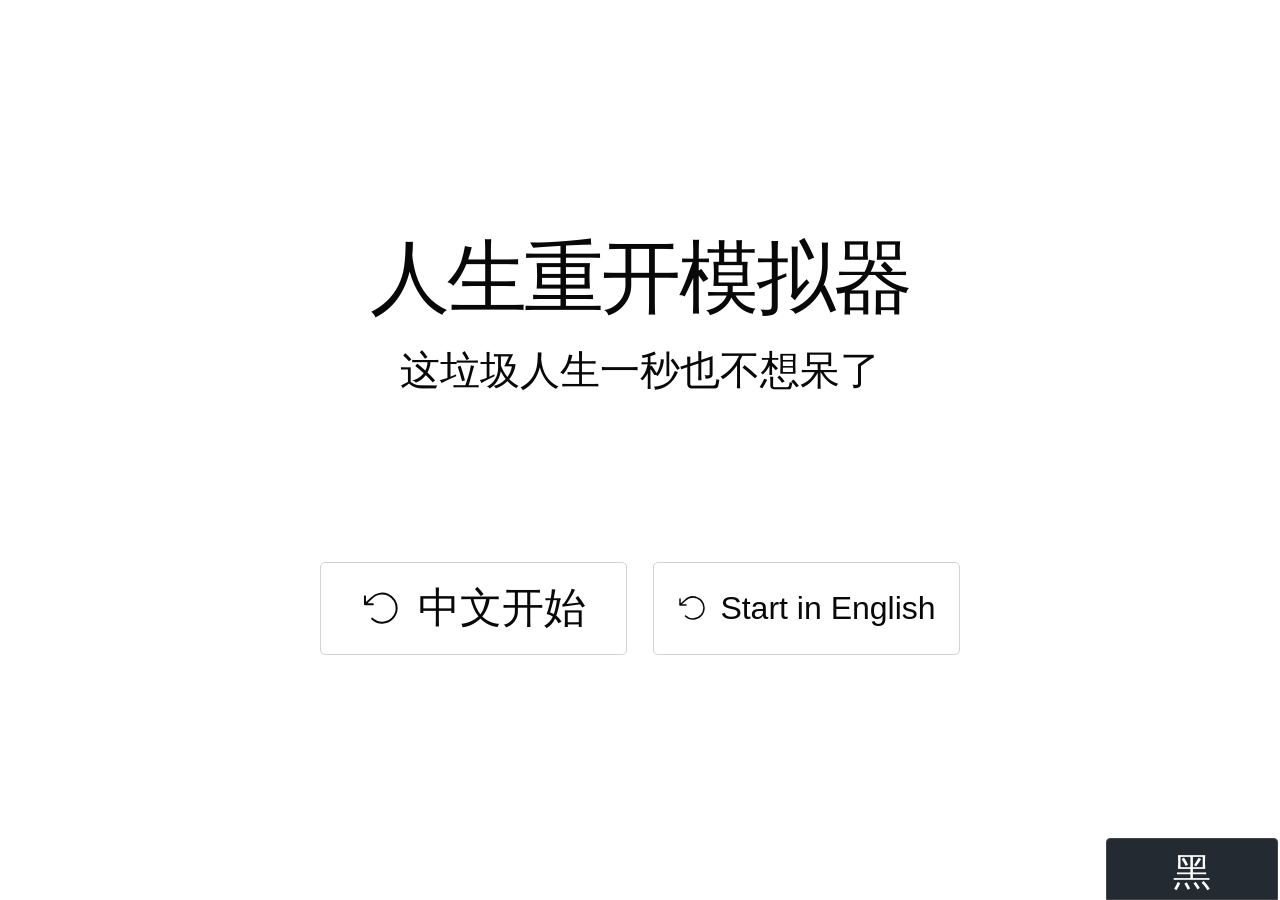
<file: works/life/index.html>
<!doctype html>
<html lang="zh-CN"><head><meta charset="UTF-8"/><meta name="viewport" content="width=device-width, initial-scale=1.0"/><meta name="theme-color" content="#ffffff"/><meta name="description" content="选择天赋，分配属性，重新开启一段属于你的人生。"/><title>人生重开模拟器</title>  <script type="module" crossorigin src="./assets/index-D7zvZI1y.js"></script>
  <link rel="stylesheet" crossorigin href="./assets/index-vkT22TP9.css">
</head><body><div id="root"></div></body></html>
</file>
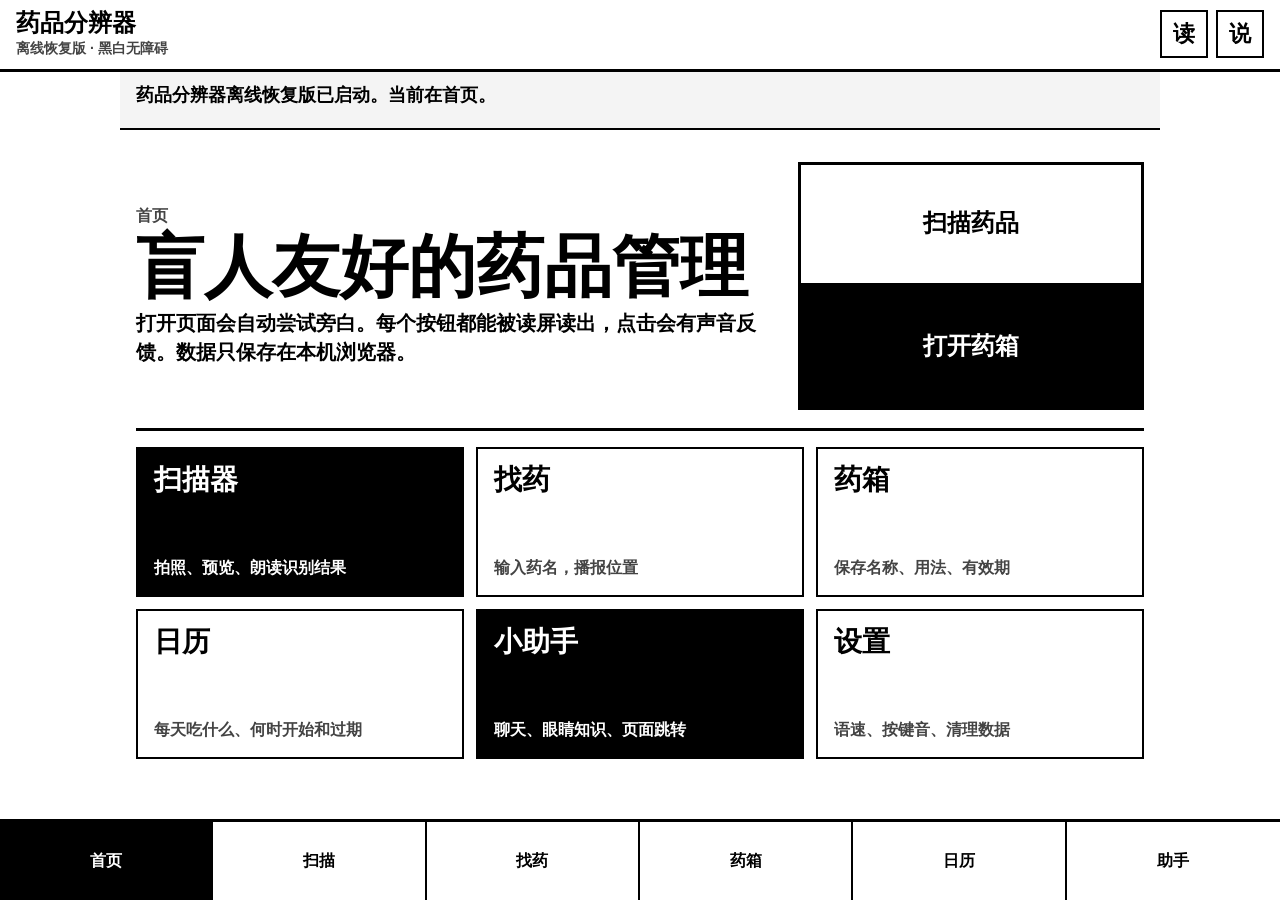
<file: works/medicine/index.html>
<!doctype html>
<html lang="zh-CN">
<head>
	<meta charset="utf-8">
	<meta name="viewport" content="width=device-width, initial-scale=1.0, maximum-scale=1.0, user-scalable=no, viewport-fit=cover">
	<title>药品分辨器 - 离线恢复版</title>
	<style>
		:root {
			color-scheme: light;
			--bg: #ffffff;
			--fg: #000000;
			--muted: #444444;
			--line: #000000;
			--soft: #f4f4f4;
			--focus: #000000;
		}

		* {
			box-sizing: border-box;
		}

		html,
		body {
			margin: 0;
			min-height: 100%;
			background: var(--bg);
			color: var(--fg);
			font-family: -apple-system, BlinkMacSystemFont, "Segoe UI", "PingFang SC", "Microsoft YaHei", sans-serif;
			letter-spacing: 0;
			-webkit-font-smoothing: antialiased;
			-webkit-tap-highlight-color: transparent;
		}

		html {
			touch-action: manipulation;
		}

		body {
			font-size: 18px;
			line-height: 1.45;
			-webkit-touch-callout: none;
		}

		button,
		input,
		select,
		textarea {
			font: inherit;
		}

		button:focus-visible,
		input:focus-visible,
		select:focus-visible,
		textarea:focus-visible,
		[tabindex]:focus-visible {
			outline: 4px solid var(--focus);
			outline-offset: 3px;
		}

		.app {
			min-height: 100vh;
			display: flex;
			flex-direction: column;
		}

		.topbar {
			position: sticky;
			top: 0;
			z-index: 20;
			display: flex;
			align-items: center;
			justify-content: space-between;
			gap: 12px;
			min-height: 68px;
			padding: calc(10px + var(--safe-area-inset-top, env(safe-area-inset-top, 0px))) 16px 10px;
			border-bottom: 3px solid var(--line);
			background: var(--bg);
		}

		.brand {
			display: flex;
			flex-direction: column;
			min-width: 0;
		}

		.brand-title {
			margin: 0;
			font-size: 24px;
			line-height: 1.1;
			font-weight: 950;
		}

		.brand-subtitle {
			margin-top: 2px;
			color: var(--muted);
			font-size: 14px;
			font-weight: 700;
		}

		.top-actions {
			display: flex;
			gap: 8px;
			flex: 0 0 auto;
		}

		.icon-btn {
			width: 48px;
			height: 48px;
			border: 2px solid var(--line);
			border-radius: 0;
			background: var(--bg);
			color: var(--fg);
			font-size: 22px;
			font-weight: 950;
			display: inline-flex;
			align-items: center;
			justify-content: center;
			cursor: pointer;
		}

		.main {
			flex: 1;
			padding: 18px 16px calc(112px + var(--safe-area-inset-bottom, env(safe-area-inset-bottom, 0px)));
			width: 100%;
			max-width: 1040px;
			margin: 0 auto;
		}

		.status {
			position: sticky;
			top: 71px;
			z-index: 15;
			min-height: 58px;
			margin: -18px -16px 16px;
			padding: 10px 16px;
			border-bottom: 2px solid var(--line);
			background: var(--soft);
			font-weight: 900;
		}

		.page {
			display: none;
		}

		.page.active {
			display: block;
		}

		.hero {
			display: grid;
			grid-template-columns: minmax(0, 1.3fr) minmax(260px, 0.7fr);
			gap: 18px;
			align-items: stretch;
			padding: 16px 0 18px;
			border-bottom: 3px solid var(--line);
		}

		.hero-copy {
			display: flex;
			flex-direction: column;
			justify-content: center;
			min-height: 248px;
		}

		.kicker {
			display: block;
			color: var(--muted);
			font-size: 16px;
			font-weight: 900;
		}

		h2,
		.h1 {
			margin: 6px 0 10px;
			font-size: clamp(34px, 8vw, 68px);
			line-height: 0.96;
			font-weight: 1000;
			letter-spacing: 0;
		}

		.hero-text {
			max-width: 680px;
			margin: 0;
			font-size: 20px;
			font-weight: 760;
		}

		.quick-panel {
			border: 3px solid var(--line);
			min-height: 248px;
			display: grid;
			grid-template-rows: 1fr 1fr;
			background: var(--bg);
		}

		.quick-panel button {
			border: 0;
			border-bottom: 3px solid var(--line);
			background: var(--bg);
			color: var(--fg);
			font-size: 24px;
			font-weight: 950;
			cursor: pointer;
		}

		.quick-panel button:last-child {
			border-bottom: 0;
			background: var(--fg);
			color: var(--bg);
		}

		.grid {
			display: grid;
			grid-template-columns: repeat(3, minmax(0, 1fr));
			gap: 12px;
			margin-top: 16px;
		}

		.tile,
		.primary,
		.secondary,
		.danger,
		.pill-btn {
			border: 2px solid var(--line);
			border-radius: 0;
			background: var(--bg);
			color: var(--fg);
			cursor: pointer;
		}

		.tile {
			min-height: 150px;
			padding: 16px;
			text-align: left;
			display: flex;
			flex-direction: column;
			justify-content: space-between;
		}

		.tile strong {
			font-size: 28px;
			line-height: 1.08;
			font-weight: 1000;
		}

		.tile span {
			margin-top: 10px;
			color: var(--muted);
			font-size: 16px;
			font-weight: 800;
		}

		.tile.dark {
			background: var(--fg);
			color: var(--bg);
		}

		.tile.dark span {
			color: var(--bg);
		}

		.section-head {
			display: flex;
			align-items: end;
			justify-content: space-between;
			gap: 14px;
			margin: 8px 0 14px;
			padding-bottom: 12px;
			border-bottom: 3px solid var(--line);
		}

		.section-head h2 {
			margin: 0;
			font-size: 36px;
			line-height: 1;
		}

		.section-head p {
			margin: 0;
			color: var(--muted);
			font-weight: 780;
		}

		.panel {
			border: 2px solid var(--line);
			background: var(--bg);
			padding: 14px;
			margin: 12px 0;
		}

		.panel.dark {
			background: var(--fg);
			color: var(--bg);
		}

		.panel-title {
			display: block;
			margin-bottom: 10px;
			font-size: 22px;
			font-weight: 1000;
		}

		.controls {
			display: grid;
			grid-template-columns: repeat(2, minmax(0, 1fr));
			gap: 10px;
		}

		.primary,
		.secondary,
		.danger,
		.pill-btn {
			min-height: 64px;
			padding: 10px 14px;
			font-weight: 950;
			text-align: center;
		}

		.primary {
			background: var(--fg);
			color: var(--bg);
		}

		.danger {
			border-style: dashed;
		}

		.input-row {
			display: grid;
			grid-template-columns: minmax(0, 1fr) auto;
			gap: 10px;
			align-items: end;
			margin: 10px 0;
		}

		label {
			display: block;
			font-weight: 950;
			margin-bottom: 5px;
		}

		input,
		select,
		textarea {
			width: 100%;
			min-height: 56px;
			border: 2px solid var(--line);
			border-radius: 0;
			background: var(--bg);
			color: var(--fg);
			padding: 10px 12px;
			font-size: 18px;
			font-weight: 760;
		}

		textarea {
			min-height: 96px;
			resize: vertical;
		}

		.camera-wrap {
			position: relative;
			display: grid;
			grid-template-columns: minmax(0, 1fr) minmax(260px, 0.52fr);
			gap: 14px;
			align-items: stretch;
		}

		.camera-box {
			position: relative;
			min-height: 420px;
			border: 3px solid var(--line);
			background: var(--fg);
			overflow: hidden;
		}

		video,
		canvas {
			width: 100%;
			height: 100%;
			min-height: 420px;
			object-fit: cover;
			display: block;
			background: var(--fg);
		}

		.scan-frame {
			position: absolute;
			inset: 12%;
			border: 5px solid var(--bg);
			pointer-events: none;
		}

		.scan-frame::before,
		.scan-frame::after {
			content: "";
			position: absolute;
			background: var(--bg);
		}

		.scan-frame::before {
			left: 14%;
			right: 14%;
			top: 50%;
			height: 4px;
		}

		.scan-frame::after {
			top: 14%;
			bottom: 14%;
			left: 50%;
			width: 4px;
		}

		.med-list {
			display: grid;
			gap: 10px;
		}

		.med-item {
			display: grid;
			grid-template-columns: minmax(0, 1fr) auto;
			gap: 10px;
			align-items: center;
			border: 2px solid var(--line);
			padding: 12px;
			background: var(--bg);
		}

		.med-name {
			font-size: 22px;
			font-weight: 1000;
		}

		.med-meta {
			color: var(--muted);
			font-size: 15px;
			font-weight: 780;
		}

		.calendar-grid {
			display: grid;
			grid-template-columns: repeat(7, minmax(0, 1fr));
			border-left: 2px solid var(--line);
			border-top: 2px solid var(--line);
		}

		.day-cell {
			min-height: 112px;
			border-right: 2px solid var(--line);
			border-bottom: 2px solid var(--line);
			padding: 8px;
			background: var(--bg);
			text-align: left;
			cursor: pointer;
		}

		.day-num {
			display: block;
			font-size: 22px;
			font-weight: 1000;
		}

		.day-plan {
			display: block;
			margin-top: 6px;
			font-size: 13px;
			font-weight: 800;
			color: var(--muted);
		}

		.chat-log {
			height: 360px;
			overflow: auto;
			border: 2px solid var(--line);
			padding: 10px;
			background: var(--soft);
		}

		.bubble {
			margin: 0 0 10px;
			padding: 10px 12px;
			border: 2px solid var(--line);
			background: var(--bg);
			font-weight: 760;
		}

		.bubble.user {
			background: var(--fg);
			color: var(--bg);
		}

		.bottom-nav {
			position: fixed;
			left: 0;
			right: 0;
			bottom: 0;
			z-index: 30;
			display: grid;
			grid-template-columns: repeat(6, 1fr);
			border-top: 3px solid var(--line);
			background: var(--bg);
			padding-bottom: var(--safe-area-inset-bottom, env(safe-area-inset-bottom, 0px));
		}

		.nav-btn {
			min-height: 78px;
			border: 0;
			border-right: 2px solid var(--line);
			background: var(--bg);
			color: var(--fg);
			font-size: 16px;
			font-weight: 950;
			cursor: pointer;
		}

		.nav-btn:last-child {
			border-right: 0;
		}

		.nav-btn.active {
			background: var(--fg);
			color: var(--bg);
		}

		.sr-only {
			position: absolute;
			width: 1px;
			height: 1px;
			padding: 0;
			margin: -1px;
			overflow: hidden;
			clip: rect(0, 0, 0, 0);
			white-space: nowrap;
			border: 0;
		}

		.hidden {
			display: none !important;
		}

		@media (max-width: 780px) {
			.hero,
			.camera-wrap {
				grid-template-columns: 1fr;
			}

			.grid,
			.controls {
				grid-template-columns: 1fr;
			}

			.brand-title {
				font-size: 20px;
			}

			.main {
				padding-left: 12px;
				padding-right: 12px;
			}

			.status {
				margin-left: -12px;
				margin-right: -12px;
			}

			.bottom-nav {
				grid-template-columns: repeat(3, 1fr);
			}

			.nav-btn {
				min-height: 62px;
			}

			.calendar-grid {
				grid-template-columns: repeat(2, minmax(0, 1fr));
			}

			.day-cell {
				min-height: 86px;
			}
		}
	</style>
</head>
<body>
	<div class="app" id="app">
		<header class="topbar" aria-label="顶部栏">
			<div class="brand" tabindex="0" aria-label="药品分辨器，离线恢复版">
				<h1 class="brand-title">药品分辨器</h1>
				<span class="brand-subtitle">离线恢复版 · 黑白无障碍</span>
			</div>
			<div class="top-actions">
				<button class="icon-btn" id="speakPageBtn" aria-label="朗读当前页面">读</button>
				<button class="icon-btn" id="voiceBtn" aria-label="语音助手，按住或点击后说话">说</button>
			</div>
		</header>

		<main class="main">
			<div id="liveStatus" class="status" role="status" aria-live="polite" tabindex="0">页面已准备好</div>

			<section id="home" class="page active" aria-labelledby="homeTitle">
				<div class="hero">
					<div class="hero-copy">
						<span class="kicker">首页</span>
						<h2 id="homeTitle" class="h1">盲人友好的药品管理</h2>
						<p class="hero-text">打开页面会自动尝试旁白。每个按钮都能被读屏读出，点击会有声音反馈。数据只保存在本机浏览器。</p>
					</div>
					<div class="quick-panel" aria-label="快捷操作">
						<button data-page="scanner" aria-label="打开扫描器，拍照或选择药名">扫描药品</button>
						<button data-page="cabinet" aria-label="打开药箱，查看已保存药品">打开药箱</button>
					</div>
				</div>
				<div class="grid" aria-label="主要功能入口">
					<button class="tile dark" data-page="scanner" aria-label="扫描器，打开摄像头拍摄药盒">
						<strong>扫描器</strong>
						<span>拍照、预览、朗读识别结果</span>
					</button>
					<button class="tile" data-page="finder" aria-label="找药，按药名或格子寻找药品">
						<strong>找药</strong>
						<span>输入药名，播报位置</span>
					</button>
					<button class="tile" data-page="cabinet" aria-label="药箱，管理药品和格子">
						<strong>药箱</strong>
						<span>保存名称、用法、有效期</span>
					</button>
					<button class="tile" data-page="calendar" aria-label="日历，设置每天服药计划">
						<strong>日历</strong>
						<span>每天吃什么、何时开始和过期</span>
					</button>
					<button class="tile dark" data-page="assistant" aria-label="AI 小助手，离线问答和页面跳转">
						<strong>小助手</strong>
						<span>聊天、眼睛知识、页面跳转</span>
					</button>
					<button class="tile" data-page="settings" aria-label="设置，调整旁白和声音">
						<strong>设置</strong>
						<span>语速、按键音、清理数据</span>
					</button>
				</div>
			</section>

			<section id="scanner" class="page" aria-labelledby="scannerTitle">
				<div class="section-head">
					<div>
						<h2 id="scannerTitle">扫描器</h2>
						<p>纯离线版不调用云 OCR。可打开摄像头拍照，并从本地药品库选择结果保存。</p>
					</div>
				</div>
				<div class="camera-wrap">
					<div class="camera-box" aria-hidden="true">
						<video id="camera" playsinline muted></video>
						<canvas id="snapshot" class="hidden"></canvas>
						<div class="scan-frame"></div>
					</div>
					<div class="panel">
						<strong class="panel-title">操作</strong>
						<div class="controls">
							<button class="primary" id="openCameraBtn" aria-label="打开摄像头">打开摄像头</button>
							<button class="secondary" id="captureBtn" aria-label="拍照并预览当前画面">拍照预览</button>
							<button class="secondary" id="guideBtn" aria-label="朗读药盒摆放提示">摆放提示</button>
							<button class="danger" id="stopCameraBtn" aria-label="关闭摄像头">关闭摄像头</button>
						</div>
						<div class="panel" aria-label="离线识别结果选择">
							<label for="scanMedicine">选择识别到的最大药名</label>
							<select id="scanMedicine" aria-label="选择药名"></select>
							<button class="primary" id="confirmScanBtn" aria-label="确认这个药名并朗读">确认识别结果</button>
						</div>
					</div>
				</div>
			</section>

			<section id="finder" class="page" aria-labelledby="finderTitle">
				<div class="section-head">
					<div>
						<h2 id="finderTitle">找药</h2>
						<p>输入药名，页面会朗读药在第几个格子。</p>
					</div>
				</div>
				<div class="input-row">
					<div>
						<label for="findInput">药名</label>
						<input id="findInput" autocomplete="off" aria-label="输入要找的药名">
					</div>
					<button class="primary" id="findBtn" aria-label="开始找药">找药</button>
				</div>
				<div id="findResult" class="panel" tabindex="0" aria-live="polite">还没有开始找药。</div>
			</section>

			<section id="cabinet" class="page" aria-labelledby="cabinetTitle">
				<div class="section-head">
					<div>
						<h2 id="cabinetTitle">药箱</h2>
						<p>新增、朗读、删除药品。所有数据只在本机保存。</p>
					</div>
				</div>
				<div class="panel">
					<strong class="panel-title">添加服药信息</strong>
					<div class="grid">
						<div>
							<label for="medName">药名</label>
							<input id="medName" aria-label="药名">
						</div>
						<div>
							<label for="medSlot">格子</label>
							<input id="medSlot" aria-label="药箱格子，例如一号格">
						</div>
						<div>
							<label for="medDosage">用法用量</label>
							<input id="medDosage" aria-label="用法用量，例如每日两次，每次一片">
						</div>
						<div>
							<label for="medStart">开始日期</label>
							<input id="medStart" type="date" aria-label="开始吃药日期">
						</div>
						<div>
							<label for="medExpiry">过期日期</label>
							<input id="medExpiry" type="date" aria-label="药品过期日期">
						</div>
						<div>
							<label for="medNote">备注</label>
							<input id="medNote" aria-label="备注">
						</div>
					</div>
					<div class="controls">
						<button class="primary" id="addMedBtn" aria-label="添加到药箱">添加到药箱</button>
						<button class="secondary" id="fillDemoBtn" aria-label="填入示例药品">填入示例</button>
					</div>
				</div>
				<div id="medicineList" class="med-list" aria-live="polite"></div>
			</section>

			<section id="calendar" class="page" aria-labelledby="calendarTitle">
				<div class="section-head">
					<div>
						<h2 id="calendarTitle">服药日历</h2>
						<p>点某一天，设置当天要吃什么药、开始日期和过期日期。</p>
					</div>
				</div>
				<div class="controls">
					<button class="secondary" id="prevMonthBtn" aria-label="上一个月">上个月</button>
					<button class="secondary" id="nextMonthBtn" aria-label="下一个月">下个月</button>
				</div>
				<div id="monthTitle" class="panel dark" tabindex="0" aria-live="polite"></div>
				<div id="calendarGrid" class="calendar-grid" role="grid" aria-label="服药日历"></div>
				<div class="panel">
					<strong class="panel-title">当天计划</strong>
					<label for="planDate">日期</label>
					<input id="planDate" type="date" aria-label="计划日期">
					<label for="planMedicine">当天吃什么药</label>
					<input id="planMedicine" aria-label="当天要吃的药">
					<label for="planTime">服药时间</label>
					<input id="planTime" type="time" aria-label="服药时间">
					<label for="planStart">开始吃药日期</label>
					<input id="planStart" type="date" aria-label="开始吃药日期">
					<label for="planExpiry">过期日期</label>
					<input id="planExpiry" type="date" aria-label="过期日期">
					<div class="controls">
						<button class="primary" id="savePlanBtn" aria-label="保存当天服药计划">保存计划</button>
						<button class="danger" id="deletePlanBtn" aria-label="删除当天服药计划">删除计划</button>
					</div>
				</div>
			</section>

			<section id="assistant" class="page" aria-labelledby="assistantTitle">
				<div class="section-head">
					<div>
						<h2 id="assistantTitle">AI 小助手</h2>
						<p>离线版用本地规则回答，可聊天、讲眼睛知识、跳转页面。</p>
					</div>
				</div>
				<div id="chatLog" class="chat-log" aria-live="polite" tabindex="0"></div>
				<div class="input-row">
					<div>
						<label for="chatInput">对小助手说</label>
						<input id="chatInput" aria-label="输入想对小助手说的话，例如打开药箱，眼睛干涩怎么办">
					</div>
					<button class="primary" id="sendChatBtn" aria-label="发送给小助手">发送</button>
				</div>
			</section>

			<section id="settings" class="page" aria-labelledby="settingsTitle">
				<div class="section-head">
					<div>
						<h2 id="settingsTitle">设置</h2>
						<p>旁白、按键声音和本地数据。</p>
					</div>
				</div>
				<div class="panel">
					<label for="rateRange">旁白语速</label>
					<input id="rateRange" type="range" min="0.7" max="1.5" step="0.1" aria-label="调整旁白语速">
					<div class="controls">
						<button class="primary" id="toggleNarratorBtn" aria-label="开启或关闭应用旁白">切换旁白</button>
						<button class="secondary" id="toggleSoundBtn" aria-label="开启或关闭按键声音">切换按键音</button>
						<button class="danger" id="resetDataBtn" aria-label="清空本地数据">清空数据</button>
					</div>
				</div>
			</section>
		</main>

		<nav class="bottom-nav" aria-label="底部导航">
			<button class="nav-btn active" data-page="home" aria-label="首页">首页</button>
			<button class="nav-btn" data-page="scanner" aria-label="扫描器">扫描</button>
			<button class="nav-btn" data-page="finder" aria-label="找药">找药</button>
			<button class="nav-btn" data-page="cabinet" aria-label="药箱">药箱</button>
			<button class="nav-btn" data-page="calendar" aria-label="日历">日历</button>
			<button class="nav-btn" data-page="assistant" aria-label="小助手">助手</button>
		</nav>
	</div>

	<script src="./app.js"></script>
</body>
</html>
</file>
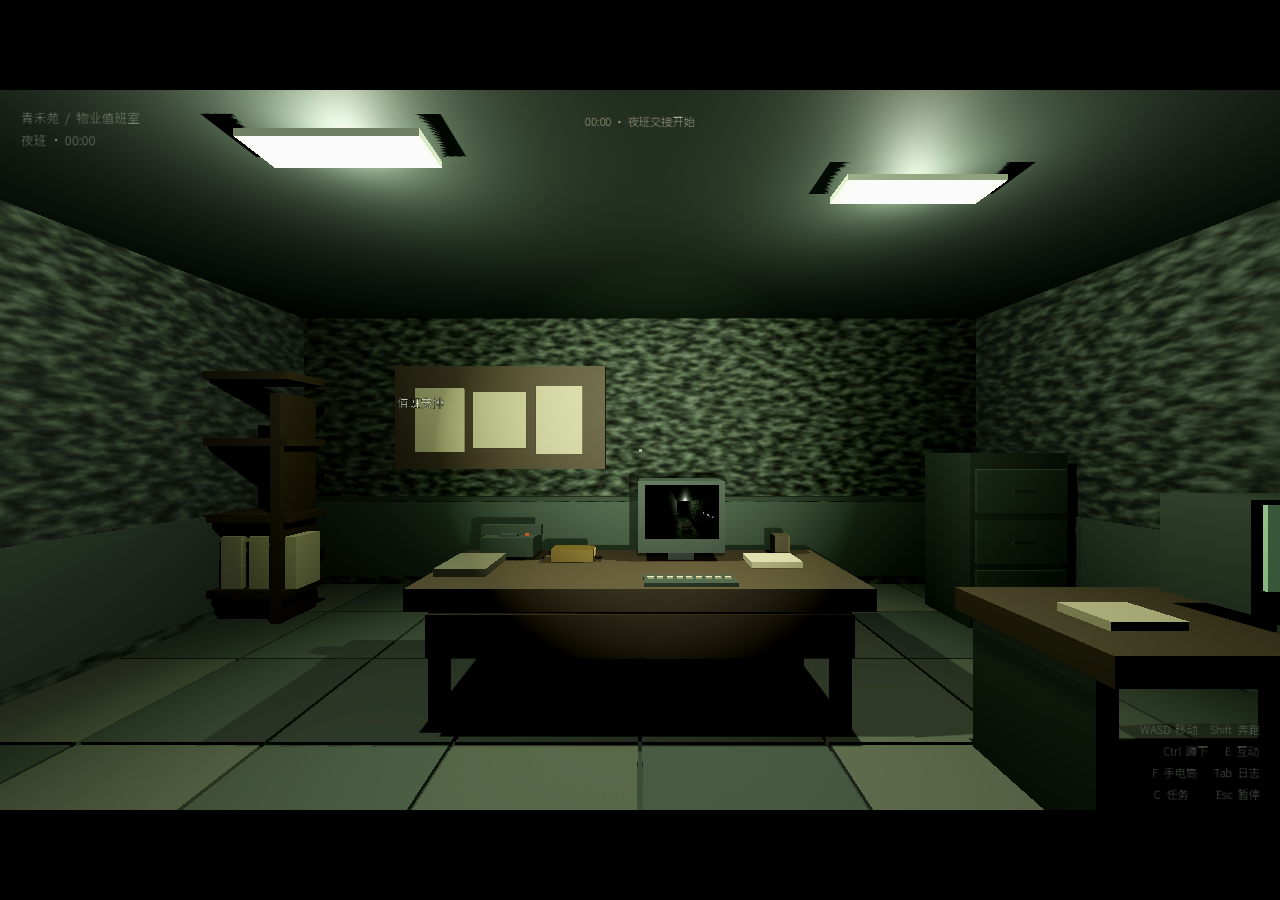
<file: works/horror/game.html>
<!DOCTYPE html>
<html lang="zh-CN">
	<head>
		<meta charset="utf-8">
		<meta name="viewport" content="width=device-width, user-scalable=no, initial-scale=1.0">
		<title>最后一班物业 · THE LAST SHIFT</title>
		<style>
html, body, #canvas {
	margin: 0;
	padding: 0;
	border: 0;
}

body {
	color: white;
	background-color: black;
	overflow: hidden;
	touch-action: none;
}

#canvas {
	display: block;
}

#canvas:focus {
	outline: none;
}

#status, #status-splash, #status-progress {
	position: absolute;
	left: 0;
	right: 0;
}

#status, #status-splash {
	top: 0;
	bottom: 0;
}

#status {
	background-color: #242424;
	display: flex;
	flex-direction: column;
	justify-content: center;
	align-items: center;
	visibility: hidden;
}

#status-splash {
	max-height: 100%;
	max-width: 100%;
	margin: auto;
}

#status-splash.show-image--false {
	display: none;
}

#status-splash.fullsize--true {
	height: 100%;
	width: 100%;
	object-fit: contain;
}

#status-splash.use-filter--false {
	image-rendering: pixelated;
}

#status-progress, #status-notice {
	display: none;
}

#status-progress {
	bottom: 10%;
	width: 50%;
	margin: 0 auto;
}

#status-notice {
	background-color: #5b3943;
	border-radius: 0.5rem;
	border: 1px solid #9b3943;
	color: #e0e0e0;
	font-family: 'Noto Sans', 'Droid Sans', Arial, sans-serif;
	line-height: 1.3;
	margin: 0 2rem;
	overflow: hidden;
	padding: 1rem;
	text-align: center;
	z-index: 1;
}
		</style>
		
	</head>
	<body>
		<canvas id="canvas">
			Your browser does not support the canvas tag.
		</canvas>

		<noscript>
			Your browser does not support JavaScript.
		</noscript>

		<div id="status">
			<img id="status-splash" class="show-image--true fullsize--true use-filter--true" src="game.png" alt="">
			<progress id="status-progress"></progress>
			<div id="status-notice"></div>
		</div>

		<script src="game.js"></script>
		<script>
const GODOT_CONFIG = {"args":[],"canvasResizePolicy":2,"emscriptenPoolSize":8,"ensureCrossOriginIsolationHeaders":true,"executable":"game","experimentalVK":false,"fileSizes":{"game.pck":13426776,"game.wasm":38034280},"focusCanvas":true,"gdextensionLibs":[],"godotPoolSize":4};
const GODOT_THREADS_ENABLED = false;
const engine = new Engine(GODOT_CONFIG);

(function () {
	const statusOverlay = document.getElementById('status');
	const statusProgress = document.getElementById('status-progress');
	const statusNotice = document.getElementById('status-notice');

	let initializing = true;
	let statusMode = '';

	function setStatusMode(mode) {
		if (statusMode === mode || !initializing) {
			return;
		}
		if (mode === 'hidden') {
			statusOverlay.remove();
			initializing = false;
			return;
		}
		statusOverlay.style.visibility = 'visible';
		statusProgress.style.display = mode === 'progress' ? 'block' : 'none';
		statusNotice.style.display = mode === 'notice' ? 'block' : 'none';
		statusMode = mode;
	}

	function setStatusNotice(text) {
		while (statusNotice.lastChild) {
			statusNotice.removeChild(statusNotice.lastChild);
		}
		const lines = text.split('\n');
		lines.forEach((line) => {
			statusNotice.appendChild(document.createTextNode(line));
			statusNotice.appendChild(document.createElement('br'));
		});
	}

	function displayFailureNotice(err) {
		console.error(err);
		parent.postMessage({type:'last-shift-error'},location.origin);
		if (err instanceof Error) {
			setStatusNotice(err.message);
		} else if (typeof err === 'string') {
			setStatusNotice(err);
		} else {
			setStatusNotice('An unknown error occurred.');
		}
		setStatusMode('notice');
		initializing = false;
	}

	const missing = Engine.getMissingFeatures({
		threads: GODOT_THREADS_ENABLED,
	});

	if (missing.length !== 0) {
		if (GODOT_CONFIG['serviceWorker'] && GODOT_CONFIG['ensureCrossOriginIsolationHeaders'] && 'serviceWorker' in navigator) {
			let serviceWorkerRegistrationPromise;
			try {
				serviceWorkerRegistrationPromise = navigator.serviceWorker.getRegistration();
			} catch (err) {
				serviceWorkerRegistrationPromise = Promise.reject(new Error('Service worker registration failed.'));
			}
			// There's a chance that installing the service worker would fix the issue
			Promise.race([
				serviceWorkerRegistrationPromise.then((registration) => {
					if (registration != null) {
						return Promise.reject(new Error('Service worker already exists.'));
					}
					return registration;
				}).then(() => engine.installServiceWorker()),
				// For some reason, `getRegistration()` can stall
				new Promise((resolve) => {
					setTimeout(() => resolve(), 2000);
				}),
			]).then(() => {
				// Reload if there was no error.
				window.location.reload();
			}).catch((err) => {
				console.error('Error while registering service worker:', err);
			});
		} else {
			// Display the message as usual
			const missingMsg = 'Error\nThe following features required to run Godot projects on the Web are missing:\n';
			displayFailureNotice(missingMsg + missing.join('\n'));
		}
	} else {
		setStatusMode('progress');
		engine.startGame({
			'onProgress': function (current, total) {
				if (current > 0 && total > 0) {
					statusProgress.value = current;
					statusProgress.max = total;
					parent.postMessage({type:'last-shift-progress',value:Math.round(current/total*100)},location.origin);
				} else {
					statusProgress.removeAttribute('value');
					statusProgress.removeAttribute('max');
				}
			},
		}).then(() => {
			setStatusMode('hidden');
			parent.postMessage({type:'last-shift-ready'},location.origin);
		}, displayFailureNotice);
	}
}());
		</script>
	</body>
</html>
</file>
<file: works/climb/assets/index-BiVs4Oc1.css>
@font-face{font-family:DM Sans;font-style:normal;font-display:swap;font-weight:400;src:url(./dm-sans-latin-ext-400-normal-BtiwyxMk.woff2)format("woff2"),url(./dm-sans-latin-ext-400-normal-BjWJ59Pq.woff)format("woff");unicode-range:U+100-2BA,U+2BD-2C5,U+2C7-2CC,U+2CE-2D7,U+2DD-2FF,U+304,U+308,U+329,U+1D00-1DBF,U+1E00-1E9F,U+1EF2-1EFF,U+2020,U+20A0-20AB,U+20AD-20C0,U+2113,U+2C60-2C7F,U+A720-A7FF}@font-face{font-family:DM Sans;font-style:normal;font-display:swap;font-weight:400;src:url(./dm-sans-latin-400-normal-CW0RaeGs.woff2)format("woff2"),url(./dm-sans-latin-400-normal-BwCSEQnW.woff)format("woff");unicode-range:U+??,U+131,U+152-153,U+2BB-2BC,U+2C6,U+2DA,U+2DC,U+304,U+308,U+329,U+2000-206F,U+20AC,U+2122,U+2191,U+2193,U+2212,U+2215,U+FEFF,U+FFFD}@font-face{font-family:DM Sans;font-style:normal;font-display:swap;font-weight:500;src:url(./dm-sans-latin-ext-500-normal-BJfUCQsA.woff2)format("woff2"),url(./dm-sans-latin-ext-500-normal-DR84L5F-.woff)format("woff");unicode-range:U+100-2BA,U+2BD-2C5,U+2C7-2CC,U+2CE-2D7,U+2DD-2FF,U+304,U+308,U+329,U+1D00-1DBF,U+1E00-1E9F,U+1EF2-1EFF,U+2020,U+20A0-20AB,U+20AD-20C0,U+2113,U+2C60-2C7F,U+A720-A7FF}@font-face{font-family:DM Sans;font-style:normal;font-display:swap;font-weight:500;src:url(./dm-sans-latin-500-normal-B9HHJjqV.woff2)format("woff2"),url(./dm-sans-latin-500-normal-Dr3UlScf.woff)format("woff");unicode-range:U+??,U+131,U+152-153,U+2BB-2BC,U+2C6,U+2DA,U+2DC,U+304,U+308,U+329,U+2000-206F,U+20AC,U+2122,U+2191,U+2193,U+2212,U+2215,U+FEFF,U+FFFD}@font-face{font-family:DM Sans;font-style:normal;font-display:swap;font-weight:600;src:url(./dm-sans-latin-ext-600-normal-4vooXBpG.woff2)format("woff2"),url(./dm-sans-latin-ext-600-normal-DRtaDpgU.woff)format("woff");unicode-range:U+100-2BA,U+2BD-2C5,U+2C7-2CC,U+2CE-2D7,U+2DD-2FF,U+304,U+308,U+329,U+1D00-1DBF,U+1E00-1E9F,U+1EF2-1EFF,U+2020,U+20A0-20AB,U+20AD-20C0,U+2113,U+2C60-2C7F,U+A720-A7FF}@font-face{font-family:DM Sans;font-style:normal;font-display:swap;font-weight:600;src:url(./dm-sans-latin-600-normal-Aqo67rzb.woff2)format("woff2"),url(./dm-sans-latin-600-normal-BmdmIIQ2.woff)format("woff");unicode-range:U+??,U+131,U+152-153,U+2BB-2BC,U+2C6,U+2DA,U+2DC,U+304,U+308,U+329,U+2000-206F,U+20AC,U+2122,U+2191,U+2193,U+2212,U+2215,U+FEFF,U+FFFD}@font-face{font-family:DM Sans;font-style:normal;font-display:swap;font-weight:700;src:url(./dm-sans-latin-ext-700-normal-CJIcxD6K.woff2)format("woff2"),url(./dm-sans-latin-ext-700-normal-BLI3TTWz.woff)format("woff");unicode-range:U+100-2BA,U+2BD-2C5,U+2C7-2CC,U+2CE-2D7,U+2DD-2FF,U+304,U+308,U+329,U+1D00-1DBF,U+1E00-1E9F,U+1EF2-1EFF,U+2020,U+20A0-20AB,U+20AD-20C0,U+2113,U+2C60-2C7F,U+A720-A7FF}@font-face{font-family:DM Sans;font-style:normal;font-display:swap;font-weight:700;src:url(./dm-sans-latin-700-normal-DvUfVpUG.woff2)format("woff2"),url(./dm-sans-latin-700-normal-CUSSCpQX.woff)format("woff");unicode-range:U+??,U+131,U+152-153,U+2BB-2BC,U+2C6,U+2DA,U+2DC,U+304,U+308,U+329,U+2000-206F,U+20AC,U+2122,U+2191,U+2193,U+2212,U+2215,U+FEFF,U+FFFD}:root{color:#263b33;font-synthesis:none;text-rendering:optimizelegibility;-webkit-font-smoothing:antialiased;--forest:#204e3c;--forest-deep:#183e30;--orange:#ef8758;--orange-dark:#a94320;--muted:#5e6b59;--line:#e6eae3;--paper:#f6f7f3;--white:#fff;--radius:16px;background:#f6f7f3;font-family:DM Sans,PingFang SC,Microsoft YaHei,sans-serif}*{box-sizing:border-box}body{min-width:320px;margin:0}button,input,select,textarea{font:inherit}button,a,input,select,textarea{-webkit-tap-highlight-color:transparent}button{color:inherit;cursor:pointer;background:0 0;border:0}button:disabled{cursor:not-allowed;opacity:.5}button:focus-visible,a:focus-visible{outline-offset:4px;outline:3px solid #df8554}input,select,textarea{color:#293e34;min-width:0}button{transition:background .18s,color .18s,transform .18s,border-color .18s}svg{stroke-width:1.7px;flex-shrink:0}h1,h2,h3,p{margin-top:0}h1,h2,h3{color:#243c30}h1{letter-spacing:-1px;font-size:29px;font-weight:650;line-height:1.5}h2{letter-spacing:-.4px;font-size:18px;font-weight:650}h3{font-size:15px;font-weight:600;line-height:1.5}p{line-height:1.75}small{font-size:12px}.muted{color:var(--muted);margin-bottom:0;font-size:13px;line-height:1.8}.eyebrow{letter-spacing:2px;color:#5e6760;margin:0 0 7px;font-size:10px;font-weight:600}.app-shell{min-height:100dvh}.sidebar{z-index:30;border-right:1px solid var(--line);background:#fff;flex-direction:column;width:224px;padding:35px 21px 18px;display:flex;position:fixed;inset:0 auto 0 0}.brand{text-align:left;letter-spacing:-1px;white-space:nowrap;color:var(--forest);align-items:center;gap:9px;padding:0 6px;font-size:23px;font-weight:700;display:flex}.brand>span>span{color:#496d56}.brand-icon{align-items:flex-start;width:35px;height:41px;padding-top:2px;display:flex}.brand small{color:#616662;letter-spacing:2.4px;margin-top:2px;font-size:10px;font-weight:400;display:block}.sidebar-caption{letter-spacing:1.4px;color:#626661;padding:40px 16px 12px;font-size:10px}.desktop-nav{flex-direction:column;gap:8px;display:flex}.desktop-nav>button{text-align:left;color:#5d685e;border-radius:9px;align-items:center;gap:13px;padding:14px 15px;font-size:13px;display:flex;position:relative}.desktop-nav>button:hover{color:var(--forest);background:#f2f6ee}.desktop-nav>button.active{color:var(--forest);background:#eaf0e6;font-weight:600}.nav-active-mark{background:var(--forest);border-radius:50%;width:5px;height:5px;margin-left:auto}.sidebar-bottom{margin-top:auto;padding-top:48px}.sidebar-inspiration{background:#f4f6ef;border:1px solid #eaf0e2;border-radius:12px;margin-bottom:24px;padding:17px 15px;position:relative;overflow:hidden}.tiny-mountain{color:#566b4e;margin-bottom:12px;display:block}.sidebar-inspiration h3{letter-spacing:-.2px;margin-bottom:7px;font-size:12px}.sidebar-inspiration p{color:#60675d;margin-bottom:15px;font-size:10px;line-height:1.9}.sidebar-inspiration button{color:var(--forest);align-items:center;gap:14px;padding:0;font-size:11px;font-weight:600;display:flex}.profile-nav{text-align:left;border-top:1px solid var(--line);align-items:center;gap:10px;width:100%;padding:13px 2px;display:flex}.profile-nav>span:nth-child(2){flex:1;overflow:hidden}.profile-nav strong{text-overflow:ellipsis;white-space:nowrap;max-width:100px;font-size:12px;display:block;overflow:hidden}.profile-nav small{color:var(--muted);margin-top:4px;font-size:10px;display:block}.avatar{color:#526c4a;background:#e6ebe0;border:3px solid #f6f7f3;border-radius:50%;flex-shrink:0;justify-content:center;align-items:center;width:37px;height:37px;font-size:13px;font-weight:600;display:flex}.avatar.small{border-color:#fff;width:34px;height:34px;font-size:11px}.local-label{letter-spacing:.3px;color:#60675e;justify-content:center;align-items:center;gap:6px;margin-top:11px;font-size:10px;display:flex}.workspace{margin-left:224px}.topbar{border-bottom:1px solid var(--line);z-index:10;background:#fff;align-items:center;gap:26px;height:75px;padding:0 37px;display:flex;position:relative}.breadcrumb{white-space:nowrap;color:#61675f;align-items:center;gap:10px;font-size:11px;display:flex}.breadcrumb strong{color:#586a59;font-weight:500}.header-search{color:#61675f;background:#f6f7f3;border-radius:7px;align-items:center;gap:9px;width:243px;margin-left:auto;padding:8px 12px;display:flex}.header-search input{background:0 0;border:0;outline:0;width:100%;font-size:10px}.header-search input::placeholder{color:#60675d}.header-search kbd{border:1px solid #e0e6d9;border-radius:4px;padding:0 4px;font-family:inherit;font-size:12px;line-height:16px}.header-actions{align-items:center;gap:18px;display:flex}.icon-button{color:#5c685b;border-radius:8px;flex-shrink:0;justify-content:center;align-items:center;width:34px;height:34px;display:inline-flex}.icon-button:hover{color:var(--forest);background:#eff3eb}.header-divider{background:var(--line);width:1px;height:21px}.main-content{max-width:1510px;margin:0 auto;padding:31px 36px 0}.mobile-nav{display:none}.page-enter{animation:.3s ease-out page-in}@keyframes page-in{0%{opacity:.45;transform:translateY(5px)}to{opacity:1;transform:none}}.app-footer{border-top:1px solid var(--line);color:#61675b;letter-spacing:.4px;justify-content:space-between;align-items:center;margin-top:36px;padding:20px 0;font-size:10px;display:flex}.app-footer span,.app-footer button{align-items:center;gap:7px;display:flex}.app-footer button{color:#5f685a;padding:0;font-size:10px}.storage-alert{color:#8c4f2e;background:#fff1e4;border:1px solid #efd6c1;border-radius:8px;margin-bottom:20px;padding:12px 16px;font-size:12px}.btn{white-space:nowrap;border:1px solid #0000;border-radius:8px;justify-content:center;align-items:center;gap:8px;min-height:41px;padding:10px 17px;font-size:12px;font-weight:600;line-height:1.5;display:inline-flex}.btn:hover{transform:translateY(-1px)}.btn-primary{background:var(--orange);color:#253c30}.btn-primary:hover{background:#f49a70}.btn-secondary{color:var(--forest);background:#fff;border-color:#dfe6da}.btn-secondary:hover{background:#eff4e9;border-color:#c5d2bd}.btn-ghost{color:#5c6956;padding:8px 12px}.btn-ghost:hover{background:#eff3e9}.btn-danger{color:#a43722;background:#fff0e9;border-color:#f5d2c4}.btn-forest{color:#fff;background:var(--forest)}.full-width{width:100%}.text-link{color:#4e6d4b;align-items:center;gap:8px;padding:4px 0;font-size:11px;font-weight:500;line-height:1.5;display:inline-flex}.text-link:hover{color:#173e28}.tag{color:#556c47;white-space:nowrap;background:#eff3e9;border-radius:5px;align-items:center;gap:6px;padding:4px 8px;font-size:10px;line-height:1.6;display:inline-flex}.count-bubble{color:#576b4d;background:#edf2e7;border-radius:6px;justify-content:center;align-items:center;min-width:22px;height:22px;padding:0 6px;font-size:10px;display:inline-flex}.soft-icon{color:#566b4c;background:#eff3e9;border-radius:10px;flex-shrink:0;justify-content:center;align-items:center;width:40px;height:40px;display:inline-flex}.location{color:#61675a;align-items:center;gap:5px;margin:0;font-size:11px;line-height:1.5;display:flex}.panel{border:1px solid var(--line);border-radius:var(--radius);background:#fff;min-width:0;padding:24px}.panel h2{margin-bottom:12px}.panel>.section-head:first-child{margin-top:0}.section-head{justify-content:space-between;align-items:center;gap:16px;margin:27px 0 18px;display:flex}.section-head h2{letter-spacing:-.4px;margin:0;font-size:17px;font-weight:600}.section-head .muted{margin-top:6px;font-size:10px}.section-head>.text-link{flex-shrink:0}.page-title{justify-content:space-between;align-items:center;gap:24px;margin:5px 0 29px;display:flex}.page-title h1{margin:0 0 8px}.page-title>.btn{flex-shrink:0}.page-title .muted{font-size:12px}.two-columns{grid-template-columns:1fr 1fr;gap:22px;display:grid}.progress{background:#eaf0e2;border-radius:6px;height:5px;overflow:hidden}.progress>span{border-radius:inherit;background:#557c47;height:100%;transition:width .25s;display:block}.safety-note{color:#60675d;background:#f0f3eb;border-radius:8px;align-items:flex-start;gap:9px;margin-top:23px;padding:15px 17px;font-size:10px;line-height:1.75;display:flex}.safety-note svg{color:#5e6854;margin-top:2px}.safety-note p{margin:0}.empty-state{text-align:center;flex-direction:column;justify-content:center;align-items:center;min-height:290px;padding:46px 24px;display:flex}.empty-icon{color:#586b4b;background:#f1f5eb;border-radius:18px;place-items:center;width:59px;height:59px;margin-bottom:19px;display:grid}.empty-state h3{color:#52694b;margin:0 0 9px;font-size:15px;font-weight:500}.empty-state p{color:#60675a;max-width:340px;margin:0 0 20px;font-size:12px;line-height:1.9}.empty-state.compact{min-height:220px;padding:26px 8px}.empty-state.compact h3{font-size:13px}.empty-state.compact p{font-size:11px}.empty-state.compact .empty-icon{width:48px;height:48px;margin-bottom:14px}.photo-fallback{color:#5c6951;background:#dde5d6;flex-direction:column;justify-content:center;align-items:center;gap:9px;min-height:130px;font-size:11px;display:flex}.photo-fallback svg{opacity:.65}.welcome{justify-content:space-between;align-items:center;gap:20px;margin-bottom:25px;display:flex}.welcome-label{color:#5c6956;letter-spacing:1px;align-items:center;gap:7px;margin-bottom:9px;font-size:10px;display:flex}.welcome-label>span{background:#779666;border-radius:50%;width:5px;height:5px}.welcome h1{letter-spacing:-1px;align-items:center;gap:12px;margin-bottom:6px;font-size:29px;font-weight:600;line-height:1.4;display:flex}.greeting-sun{color:#835d38;display:inline-flex}.welcome>div>p{color:#61675c;letter-spacing:.3px;margin:0;font-size:11px}.today-date{color:#606759;border:1px solid #e3e7dd;border-radius:6px;align-self:flex-end;align-items:center;gap:8px;margin-bottom:3px;padding:8px 10px;font-size:10px;display:flex}.home-main-grid{grid-template-columns:minmax(0,1fr) 280px;gap:25px;display:grid}.home-left,.home-right{min-width:0}.hero{border-radius:var(--radius);color:#fff;isolation:isolate;background:#264431;min-height:324px;position:relative;overflow:hidden}.hero-photo{object-fit:cover;object-position:50% 37%;z-index:-2;width:100%;height:100%;position:absolute;transform:scaleX(-1)}.hero-shade{z-index:-1;background:linear-gradient(90deg,#0c2319e3 0%,#11291cb8 35%,#0f221814 75%),linear-gradient(#0000 55%,#0b211873);position:absolute;inset:0}.hero-content{max-width:78%;padding:31px 33px 32px;position:relative}.hero-kicker{letter-spacing:2px;color:#c4d2b9;align-items:center;gap:7px;margin-bottom:21px;font-size:10px;display:flex}.hero h2{letter-spacing:1px;color:#fff;margin-bottom:11px;font-size:35px;font-weight:500;line-height:1.5}.hero p{color:#d3dece;white-space:normal;max-width:300px;margin-bottom:23px;font-size:10px;line-height:1.8}.hero .btn{gap:18px;min-height:39px;padding:10px 17px;font-size:11px}.hero-stage{-webkit-backdrop-filter:blur(8px);backdrop-filter:blur(8px);color:#e3e9d8;text-align:left;background:#1e382d5e;border:1px solid #ffffff42;border-radius:8px;align-items:center;gap:11px;min-width:144px;padding:10px 12px;display:flex;position:absolute;bottom:24px;right:24px}.hero-stage:hover{background:#173c30c9}.hero-stage small{color:#e3e9d8;letter-spacing:.4px;margin-bottom:3px;font-size:10px;display:block}.hero-stage strong{font-size:13px;font-weight:500;display:block}.hero-stage>svg{margin-left:auto}.stage-icon{color:#d6e1be}.quick-actions{grid-template-columns:repeat(4,1fr);gap:10px;margin:16px 0 26px;display:grid}.quick-actions>button{text-align:left;border:1px solid var(--line);background:#fff;border-radius:10px;grid-template-columns:auto 1fr;align-items:center;column-gap:11px;padding:17px 12px;display:grid;position:relative}.quick-actions>button:hover{background:#fdfefb;border-color:#b5c5a8;transform:translateY(-2px)}.quick-action-icon{color:#576b4c;grid-row:span 2;justify-content:center;align-items:center;width:32px;height:37px;display:flex}.quick-actions>button:nth-child(2) .quick-action-icon{color:#7b6044}.quick-actions>button:nth-child(3) .quick-action-icon{color:#5b6959}.quick-actions>button:nth-child(4) .quick-action-icon{color:#7b6043}.quick-actions strong{font-size:11px;font-weight:500;line-height:1.9}.quick-actions small{color:#62675c;white-space:nowrap;font-size:10px}.quick-arrow{color:#62665e;display:none;position:absolute;top:11px;right:9px}.home-route-grid{grid-template-columns:repeat(3,1fr);gap:14px;display:grid}.route-card{border:1px solid var(--line);background:#fff;border-radius:12px;min-width:0;transition:transform .2s,border-color .2s;overflow:hidden}.route-card:hover{border-color:#c2cfb7;transform:translateY(-3px)}.route-photo{background:#e5e9df;height:173px;position:relative}.photo-link{width:100%;height:100%;padding:0;display:block;overflow:hidden}.route-photo img{object-fit:cover;width:100%;height:100%;transition:transform .5s}.route-card:hover .route-photo img{transform:scale(1.045)}.route-card:first-child img{object-position:53% 50%}.route-card:nth-child(2) img{object-position:64% 53%}.bookmark-button{color:#53674b;background:#ffffffeb;border-radius:50%;place-items:center;width:31px;height:31px;display:grid;position:absolute;top:12px;right:12px;box-shadow:0 2px 8px #1b352411}.bookmark-button:hover,.bookmark-button.saved{color:#2d5a3d;background:#e9f0df}.route-card-body{padding:16px 16px 13px}.route-meta{color:#5f6859;justify-content:space-between;align-items:center;gap:8px;font-size:10px;display:flex}.meta-separator{color:#63665f;padding:0 7px}.grade-pill{color:#4c6e40;align-items:baseline;gap:4px;font-size:14px;font-weight:650;display:flex}.grade-pill small{color:#5f6858;font-size:10px;font-weight:400}.route-name{text-align:left;justify-content:space-between;align-items:center;width:100%;margin:9px 0 7px;padding:0;display:flex}.route-name h3{letter-spacing:.1px;margin:0;font-size:15px;font-weight:600}.route-name>svg{color:#61675a;opacity:0;transition:opacity .2s}.route-card:hover .route-name>svg{opacity:1}.route-card .location{white-space:nowrap;gap:4px;font-size:10px;line-height:1.6;overflow:hidden}.route-card .location svg{width:11px}.route-card-foot{color:#626759;letter-spacing:.2px;border-top:1px solid #edf0e8;justify-content:space-between;gap:5px;margin-top:13px;padding-top:11px;font-size:10px;display:flex}.home-route-grid .route-photo{height:151px}.home-route-grid .route-card-body{padding:13px 13px 12px}.home-route-grid .route-name h3{font-size:14px}.home-route-grid .route-meta{font-size:10px}.home-route-grid .grade-pill{font-size:13px}.home-route-grid .route-card-foot{font-size:10px}.rail-heading{justify-content:space-between;align-items:center;gap:8px;margin-bottom:19px;display:flex}.rail-heading h2{margin:0;font-size:13px;font-weight:600}.rail-heading .icon-button{color:#586a4b;width:24px;height:24px}.weekly-card{border-radius:var(--radius);background:#eaf0e3;border:1px solid #e2e9da;padding:19px 20px 16px}.weekly-top{justify-content:space-between;align-items:center;margin-bottom:20px;display:flex}.weekly-label{letter-spacing:.2px;color:#5c6951;font-size:10px}.weekly-number{color:#365b32;margin-top:5px;font-size:38px;font-weight:600;line-height:1.3}.weekly-number small{color:#5a6a50;margin-left:6px;font-size:10px;font-weight:400}.weekly-top p{color:#5d6953;margin:5px 0 0;font-size:10px}.goal-ring{background:conic-gradient(#5c814c var(--progress), #d9e4ce 0);border-radius:50%;place-items:center;width:68px;height:68px;display:grid}.goal-ring>span{color:#556c46;background:#eaf0e3;border-radius:50%;place-items:center;width:56px;height:56px;display:grid}.week-chart{grid-template-columns:repeat(7,1fr);gap:11px;margin-bottom:18px;display:grid}.week-chart>div{flex-direction:column;align-items:center;display:flex}.bar-track{background:#dfe8d6;border-radius:4px;align-items:flex-end;width:12px;height:48px;display:flex;overflow:hidden}.bar-track>span{background:#7c9b65;border-radius:3px;width:100%;display:block}.is-today .bar-track{background:#d7e1c9}.is-today .bar-track>span{background:#476b3d}.week-chart small{color:#5c6952;margin-top:7px;font-size:10px}.week-chart .is-today small{color:#486d39;font-weight:700}.weekly-bottom{border-top:1px solid #d9e3cd;grid-template-columns:1fr 1fr;gap:12px;padding-top:14px;display:grid}.weekly-bottom>div{color:#596a4b;align-items:center;gap:4px;display:flex}.weekly-bottom strong{color:#3d5c34;margin-left:3px;font-size:13px;font-weight:600}.weekly-bottom span{color:#5f6853;font-size:10px}.weekly-bottom>div+div{border-left:1px solid #d3dec9;padding-left:13px}.departure-card{border:1px solid var(--line);border-radius:var(--radius);background:#fff;margin-top:19px;padding:19px 20px 18px}.rail-icon{color:#616758}.departure-card .rail-heading{margin-bottom:21px}.departure-empty-icon{color:#5e694e;border:1px solid #e8eddc;border-radius:50%;place-items:center;width:45px;height:45px;margin:2px 0 15px;display:grid}.departure-card h3{margin:0 0 6px;font-size:13px;font-weight:500;line-height:1.6}.departure-card>.muted{font-size:10px;line-height:1.9}.departure-card>.btn{width:100%;min-height:35px;margin-top:19px;font-size:10px}.departure-date{color:#5f6857;justify-content:space-between;gap:8px;margin-bottom:13px;font-size:10px;display:flex}.departure-date span{font-size:10px}.departure-card .location{margin:8px 0 20px;font-size:10px}.prepare-label{color:#5e6856;justify-content:space-between;margin:16px 0 9px;font-size:10px;display:flex}.prepare-label strong{color:#4e6e3b}.rail-link{color:#566b48;justify-content:space-between;align-items:center;width:100%;margin-top:17px;padding:0;font-size:10px;display:flex}.training-teaser{background:#eeeee5;border:1px solid #e8e8db;border-radius:13px;margin-top:19px;padding:19px 20px}.training-teaser-title{color:#6e6449;align-items:center;gap:7px;margin-bottom:14px;display:flex}.training-teaser-title small{letter-spacing:.5px;color:#646656;font-size:10px}.training-teaser-title>span{display:flex}.training-teaser h3{margin-bottom:8px;font-size:13px;font-weight:500;line-height:1.5}.training-teaser p{color:#626756;margin-bottom:17px;font-size:10px;line-height:1.9}.training-teaser button{color:#5d694c;justify-content:space-between;align-items:center;width:100%;padding:0;font-size:10px;display:flex}.home-safety{color:#616759;align-items:flex-start;gap:9px;padding:23px 5px;display:flex}.home-safety p{color:#5f6856;margin:0;font-size:10px;line-height:1.9}.home-safety p>span{color:#62675a;font-size:10px}.recent-section .section-head{margin-top:29px}.recent-empty,.recent-record{border:1px solid var(--line);text-align:left;background:#fff;border-radius:12px;align-items:center;gap:13px;width:100%;padding:17px 19px;display:flex}.recent-icon{color:#5e6951;background:#f1f4ea;border-radius:10px;flex-shrink:0;place-items:center;width:43px;height:43px;display:grid}.recent-empty strong{font-size:11px;font-weight:500}.recent-empty p{color:#626759;margin:6px 0 0;font-size:10px;line-height:1.7}.recent-empty>.text-link{flex-shrink:0;margin-left:auto;font-size:10px}.recent-record>div:nth-child(2){flex:1}.recent-record strong{font-size:12px;display:block}.recent-record small{color:#616759;margin-top:6px;font-size:10px;display:block}.recent-numbers{text-align:right;margin-right:10px}.recent-numbers strong{font-size:11px}.recent-record>svg{color:#5e6854}.ai-route-panel{background:#f4f7ef;border:1px solid #dbe4d2;border-radius:10px;margin:15px 0 22px;padding:17px}.ai-panel-heading,.ai-result-heading,.ai-result-actions,.ai-generate-actions{flex-wrap:wrap;align-items:center;gap:10px;display:flex}.ai-panel-heading{justify-content:space-between}.ai-panel-heading h3{align-items:center;gap:8px;margin:0;font-size:13px;display:flex}.ai-panel-heading>.btn{min-height:32px;padding:6px 8px;font-size:10px}.ai-status-text,.ai-upload-notice,.ai-confirm-note{color:#57654e;margin:10px 0;font-size:11px;line-height:1.85}.ai-upload-notice{margin-bottom:15px;font-size:10px}.ai-generate-actions>.btn{font-size:11px}.ai-error{color:#963c1f;background:#fff1e8;border:1px solid #edcfb9;border-radius:6px;margin:14px 0 0;padding:10px 12px;font-size:11px;line-height:1.9}.ai-route-result{border-top:1px solid #d8e2cd;margin-top:20px;padding-top:18px}.ai-result-heading{justify-content:space-between}.ai-result-heading h4{margin:0;font-size:15px}.ai-result-heading>span{color:#59674f;font-size:10px}.ai-route-result>p{margin:12px 0;font-size:11px;line-height:1.9}.ai-preview-wall{cursor:default}.ai-move-list{gap:12px;margin:16px 0;padding:0;list-style:none;display:grid}.ai-move-list li{grid-template-columns:65px minmax(0,1fr);gap:8px;font-size:11px;line-height:1.9;display:grid}.ai-move-list li>span{color:#52634a;overflow-wrap:anywhere}.ai-limitations{background:#fff;border-radius:7px;padding:12px;font-size:11px;line-height:1.9}.ai-limitations ul{color:#59674f;margin:6px 0 0;padding-left:18px}.ai-result-actions>.btn{font-size:11px}.photo-edit-fields{border:0;min-width:0;margin:0;padding:0}.photo-edit-fields:disabled{opacity:.65}.ai-focus-select{max-width:280px}.ai-saved-analysis{background:#f4f7ef;border-radius:8px;margin-top:15px;padding:12px 14px;font-size:11px;line-height:1.9}.ai-saved-analysis summary{cursor:pointer;font-weight:600}.ai-saved-analysis p{margin:10px 0}.ai-saved-analysis ol{padding-left:20px}@media (width<=767px){.ai-route-panel{padding:14px}.ai-generate-actions>.btn:first-child,.ai-result-actions>.btn:first-child{width:100%}.ai-move-list li{grid-template-columns:1fr;gap:2px}}.photo-route-module{border-radius:var(--radius);background:#edf2e8;border:1px solid #dce5d6;margin-bottom:28px;overflow:hidden}.photo-route-intro{grid-template-columns:minmax(0,1.4fr) minmax(220px,1fr);align-items:center;gap:28px;padding:27px 30px 22px;display:grid}.photo-route-label{color:var(--forest);flex-wrap:wrap;align-items:center;gap:8px;margin-bottom:13px;font-size:11px;display:flex}.photo-ai-status{color:#5b654e;background:#f9fbf5;border:1px solid #d6dfcb;border-radius:5px;padding:3px 7px;font-size:10px}.photo-route-copy h1{letter-spacing:-.6px;margin-bottom:8px;font-size:23px;font-weight:600;line-height:1.5}.photo-route-copy>p{color:#56674f;max-width:34em;margin-bottom:18px;font-size:12px;line-height:1.9}.photo-route-process{border-left:1px solid #d7e1cf;padding-left:26px}.photo-route-process h3{margin:0 0 14px;font-size:12px}.photo-route-process ol{gap:13px;margin:0;padding:0;list-style:none;display:grid}.photo-route-process li{color:var(--forest);align-items:center;gap:12px;font-size:12px;display:flex}.photo-route-process small{color:#5c6854;margin-top:3px;font-size:10px;display:block}.photo-route-privacy{color:#5a6752;border-top:1px solid #dce5d6;align-items:center;gap:7px;margin:0;padding:12px 30px;font-size:10px;line-height:1.8;display:flex}.record-views{width:fit-content;margin-bottom:28px}.photo-records-heading{justify-content:space-between;align-items:center;gap:18px;margin-bottom:22px;display:flex}.photo-records-heading h2{margin:0 0 7px;font-size:19px}.photo-records-heading p{color:var(--muted);margin:0;font-size:12px;line-height:1.8}.photo-records-toolbar{flex-wrap:wrap;justify-content:space-between;align-items:center;gap:14px;margin-bottom:20px;display:flex}.photo-records-toolbar .search-input{flex:0 280px}.photo-draft-grid{grid-template-columns:repeat(auto-fill,minmax(min(100%,260px),1fr));gap:20px;display:grid}.photo-draft-card{border:1px solid var(--line);border-radius:var(--radius);background:#fff;flex-direction:column;min-width:0;display:flex;overflow:hidden}.photo-draft-open{text-align:left;flex:1;width:100%;min-width:0;padding:0}.photo-draft-open:hover{background:#f5f8f0}.photo-draft-image{background:#e9ede5;position:relative;overflow:hidden}.photo-draft-image>img{width:100%;height:auto;display:block}.photo-draft-image>.photo-fallback{min-height:180px}.photo-draft-image>svg{pointer-events:none;width:100%;height:100%;position:absolute;inset:0;overflow:visible}.photo-draft-image polyline{stroke:#fff;stroke-width:2px;stroke-dasharray:4 3;fill:none;vector-effect:non-scaling-stroke;filter:drop-shadow(0 1px 2px #152e20)}.photo-draft-hold{color:#fff;background:#234733;border:2px solid #fff;border-radius:50%;place-items:center;width:21px;height:21px;font-size:9px;font-weight:600;display:grid;position:absolute;transform:translate(-50%,-50%);box-shadow:0 1px 4px #152e2077}.photo-draft-hold.finish{background:#a33b1a}.photo-draft-hold.foot{background:#5c5183}.photo-draft-source{color:#fff;background:#1f382ce8;border-radius:5px;padding:4px 8px;font-size:10px;position:absolute;bottom:10px;left:10px}.photo-draft-copy{gap:7px;padding:18px;display:grid}.photo-draft-copy strong{overflow-wrap:anywhere;font-size:15px}.photo-draft-copy small{color:var(--muted);overflow-wrap:anywhere;font-size:11px;line-height:1.7}.photo-draft-actions{border-top:1px solid var(--line);flex-wrap:wrap;justify-content:space-between;gap:12px;padding:13px 18px;display:flex}.photo-draft-actions .text-link{font-size:11px}.photo-draft-actions .is-favorite{color:#a03b1c}.photo-save-favorite{color:var(--forest);align-items:center;gap:9px;padding:12px 0 0;font-size:12px;display:flex}.photo-save-favorite input{width:17px;height:17px;accent-color:var(--forest)}@media (width<=600px){.photo-records-heading{flex-direction:column;align-items:flex-start}.photo-records-heading h2{font-size:17px}.photo-records-toolbar{flex-direction:column;align-items:stretch}.photo-records-toolbar .search-input{flex-basis:auto}.photo-records-toolbar .segmented{justify-content:center}}.photo-editor-steps{color:#626d59;grid-template-columns:1fr 1fr 1fr;gap:8px;margin:0 0 22px;padding:0;font-size:11px;list-style:none;display:grid}.photo-editor-steps li{border-bottom:2px solid var(--line);padding-bottom:12px}.photo-editor-steps .current{color:var(--forest);border-color:var(--forest);font-weight:600}.photo-upload-area{text-align:center;background:#f7f9f2;border:1px dashed #bacdb0;border-radius:12px;padding:30px 18px}.photo-upload-area>svg{color:var(--forest);margin-bottom:14px}.photo-upload-area h3{margin-bottom:10px;font-size:18px}.photo-upload-area p{color:#59674f;font-size:11px;line-height:1.9}.photo-upload-actions{flex-wrap:wrap;justify-content:center;gap:10px;margin:20px 0 13px;display:flex}.photo-upload-area>small{color:#5c6654;font-size:10px}.photo-upload-area .photo-replace-warning{color:var(--orange-dark);margin:18px 0 0}.photo-editor-toolbar{justify-content:space-between;align-items:center;gap:8px;font-size:13px;display:flex}.photo-editor-help,.photo-manual-note,.photo-local-note{color:#5c6854;margin:10px 0 14px;font-size:11px;line-height:1.9}.photo-wall{cursor:crosshair;isolation:isolate;border:1px solid var(--line);border-radius:9px;position:relative;overflow:hidden}.photo-wall>img{-webkit-user-select:none;user-select:none;width:100%;height:auto;display:block}.photo-wall-lines{pointer-events:none;width:100%;height:100%;position:absolute;inset:0;overflow:visible}.photo-wall-lines polyline{fill:none;stroke:#fff;stroke-width:3px;vector-effect:non-scaling-stroke;stroke-dasharray:6 5;filter:drop-shadow(0 1px 2px #173b30)}.photo-hold{color:#fff;background:#204e3c;border:2px solid #fff;border-radius:50%;place-items:center;width:32px;height:32px;padding:0;font-size:12px;font-weight:600;display:grid;position:absolute;transform:translate(-50%,-50%);box-shadow:0 1px 5px #102c2160}.photo-hold.hold-finish{background:#9f3e1c}.photo-hold.hold-foot{border-radius:7px}.photo-hold.selected{outline-offset:2px;z-index:1;outline:3px solid #ef8758}.photo-hold-actions{flex-wrap:wrap;align-items:center;gap:6px;margin:12px 0;display:flex}.photo-hold-actions .btn{font-size:10px}.photo-hold-actions>span{color:var(--muted);margin-left:auto;font-size:10px}.photo-position-controls{background:#f5f8f1;border-radius:8px;grid-template-columns:1fr 1fr;gap:12px;margin-bottom:12px;padding:15px;display:grid}.photo-position-controls>strong{grid-column:1/-1;font-size:11px}.photo-position-controls input{width:100%;accent-color:var(--forest)}.photo-hold-list{overscroll-behavior:contain;max-height:230px;margin:0;padding:0;list-style:none;overflow-y:auto}.photo-hold-list li{align-items:center;gap:7px;padding:6px 0;display:flex}.photo-hold-number{background:#edf2e8;border-radius:6px;flex-shrink:0;width:32px;height:32px;font-size:11px}.photo-hold-list select{background:#fbfcf8;border:1px solid #d8e1cf;border-radius:6px;flex:1;min-width:0;padding:7px 8px;font-size:11px}.photo-local-note{margin:16px 0 0;font-size:10px}.photo-processing{align-items:center;gap:8px;margin-top:16px;font-size:12px;display:flex}.photo-spinner{animation:1.1s linear infinite photo-spin}@keyframes photo-spin{to{transform:rotate(360deg)}}@media (width<=767px){.photo-route-intro{grid-template-columns:1fr;gap:20px;padding:22px 20px}.photo-route-copy h1{font-size:21px}.photo-route-copy>.btn{width:100%}.photo-route-process{border-top:1px solid #d7e1cf;border-left:0;padding:18px 0 0}.photo-route-process h3{margin-bottom:12px}.photo-route-process ol{grid-template-columns:repeat(3,minmax(0,1fr));gap:12px}.photo-route-process li{align-content:start;gap:7px;font-size:10px;display:grid}.photo-route-process small{font-size:9px;line-height:1.8}.photo-route-privacy{align-items:flex-start;padding:12px 20px}.photo-route-privacy>svg{margin-top:2px}.photo-position-controls{grid-template-columns:1fr}.photo-hold-actions>span{width:100%;margin:4px 0}.photo-editor-steps{font-size:10px}.photo-hold{width:28px;height:28px;font-size:11px}}@media (prefers-reduced-motion:reduce){.photo-spinner{animation:none}}.route-search-row{gap:13px;margin-bottom:22px;display:flex}.search-input{border:1px solid var(--line);color:#5e6856;background:#fff;border-radius:9px;flex:1;align-items:center;gap:11px;min-height:48px;padding:0 16px;display:flex}.search-input input{background:0 0;border:0;outline:0;width:100%;font-size:12px;line-height:1.8}.search-input input::placeholder{color:#62675b}.select-wrap{border:1px solid var(--line);color:#5f6856;background:#fff;border-radius:8px;align-items:center;gap:8px;padding:0 13px;display:flex}.select-wrap select,.grade-filters select{color:#5b6a4f;background:0 0;border:0;outline:0;min-height:42px;padding:0 4px;font-size:11px}.routes-filters{border-bottom:1px solid var(--line);flex-wrap:wrap;justify-content:space-between;align-items:center;gap:15px;padding-bottom:19px;display:flex}.segmented{background:#ecefe7;border-radius:8px;align-items:center;gap:4px;padding:4px;display:inline-flex}.segmented>button{white-space:nowrap;color:#5e6854;border-radius:6px;padding:8px 16px;font-size:11px}.segmented>button:hover{background:#e1e9d9}.segmented>button.active{color:var(--forest);background:#fff;font-weight:500;box-shadow:0 1px 3px #3045280b}.grade-filters{color:#5d6954;align-items:center;gap:8px;display:flex}.grade-filters select{border:1px solid #e0e7d9;border-radius:6px;min-height:34px;padding:0 9px;font-size:10px}.grade-filters select:disabled{color:#62675d}.results-heading{color:#5c6954;justify-content:space-between;align-items:center;gap:15px;margin:20px 0;font-size:11px;display:flex}.results-heading strong{color:#4f6d40;padding:0 2px}.demo-caption{color:#61675a;font-size:10px}.route-grid{grid-template-columns:repeat(3,1fr);gap:22px;display:grid}.route-grid .route-photo{height:210px}.grade-note{color:#5e6854;align-items:center;gap:11px;margin-top:27px;padding:16px 0;display:flex}.grade-note p{color:#606758;margin:0;font-size:10px}.back-link{color:#5e6853;align-items:center;gap:8px;margin:5px 0 24px;padding:0;font-size:11px;display:flex}.route-detail-layout{grid-template-columns:1.15fr 1fr;gap:33px;display:grid}.route-detail-image{background:#e4e8dd;border-radius:16px;min-height:420px;position:relative;overflow:hidden}.route-detail-image img{object-fit:cover;width:100%;height:100%;position:absolute;inset:0}.image-footnote{color:#fff;background:#183826bb;border-radius:5px;padding:6px 9px;font-size:10px;position:absolute;bottom:15px;left:16px}.route-detail-summary{padding:11px 0 5px}.route-detail-summary>.route-meta{font-size:10px}.demo-badge{color:#5d6952;white-space:nowrap;background:#edf1e7;border:1px solid #e4e9dc;border-radius:4px;padding:3px 7px;font-size:10px}.route-detail-summary h1{letter-spacing:1px;margin:14px 0 12px;font-size:35px}.route-detail-summary>.location{font-size:12px}.detail-grade{align-items:center;gap:17px;padding:23px 0;display:flex}.detail-grade>strong{letter-spacing:-2px;color:#416e38;font-size:47px;font-weight:600;line-height:1}.detail-grade>span{color:#566b4a;font-size:11px}.detail-grade small{color:#5f6856;margin-top:6px;font-size:10px;display:block}.route-specs{border-top:1px solid var(--line);border-bottom:1px solid var(--line);grid-template-columns:1fr 1.5fr;gap:15px;margin-bottom:17px;padding:17px 0;display:grid}.route-specs>div>span{color:#5f6857;margin-bottom:7px;font-size:10px;display:block}.route-specs strong{font-size:12px;font-weight:500}.route-description{color:#5f6857;margin-bottom:22px;font-size:11px;line-height:1.9}.detail-action-stack>.btn{width:100%}.detail-action-stack>div{grid-template-columns:1fr 1fr;gap:12px;margin-top:11px;display:grid}.detail-bottom{margin-top:28px}.detail-bottom h2{font-size:15px}.detail-bottom .muted{font-size:11px}.gear-tags{flex-wrap:wrap;gap:8px;margin:20px 0;display:flex}.gear-tags>span{color:#5c694f;background:#f3f5ef;border-radius:6px;align-items:center;gap:5px;padding:7px 9px;font-size:10px;display:flex}.detail-bottom .btn{min-height:36px;font-size:10px}.route-personal-stats{grid-template-columns:repeat(3,1fr);gap:16px;margin:29px 0;display:grid}.route-personal-stats>div{flex-direction:column;gap:8px;display:flex}.route-personal-stats strong{color:#4a6e3b;font-size:22px;font-weight:500}.route-personal-stats span{color:#5e6855;font-size:10px}.subnav{border-bottom:1px solid var(--line);align-items:center;gap:25px;margin-bottom:25px;display:flex}.subnav>button,.subnav>span{color:#5d6953;align-items:center;gap:8px;padding:0 0 15px;font-size:12px;display:inline-flex;position:relative}.subnav>.active{color:var(--forest);font-weight:500}.subnav>.active:after{content:"";background:var(--forest);height:2px;position:absolute;bottom:-1px;left:0;right:0}.subnav .active>span{color:#596a48;background:#e6eddc;border-radius:4px;padding:1px 5px;font-size:10px}.plan-empty{background:#fff;min-height:450px}.plan-empty .empty-state{min-height:315px;padding-top:50px}.plan-empty-features{color:#606758;justify-content:center;align-items:center;gap:45px;padding-bottom:30px;font-size:11px;display:flex}.plan-empty-features>span{align-items:center;gap:8px;display:flex}.plans-layout{grid-template-columns:255px minmax(0,1fr);gap:24px;display:grid}.trip-list h2{margin:3px 0 20px;font-size:13px}.trip-list h2>span{color:#616758;padding-left:7px;font-size:11px}.trip-list-card{border:1px solid var(--line);text-align:left;background:#fff;border-radius:12px;width:100%;margin-bottom:12px;padding:18px;display:block}.trip-list-card:hover{border-color:#bdccac}.trip-list-card.selected{border-color:#8ea878;box-shadow:0 0 0 1px #8ea878}.trip-list-date{color:#5c694e;justify-content:space-between;gap:7px;margin-bottom:13px;font-size:10px;display:flex}.trip-list-date small{color:#606758;font-size:10px}.trip-list-card>strong{margin-bottom:9px;font-size:13px;font-weight:500;display:block}.trip-list-card .location{margin-bottom:18px;font-size:10px}.trip-list-percent{text-align:right;color:#5f6852;margin-top:8px;font-size:10px;display:block}.trip-main{flex-direction:column;gap:20px;min-width:0;display:flex}.trip-overview .section-head{margin-bottom:17px}.trip-overview .section-head .btn{min-height:32px;padding:7px 11px;font-size:10px}.trip-overview>h2{margin:15px 0 12px;font-size:25px;font-weight:500}.trip-overview>.location{flex-wrap:wrap;font-size:12px}.trip-overview>.location .demo-badge{margin-left:6px}.trip-info-grid{grid-template-columns:1fr 1fr;gap:22px;padding:27px 0 23px;display:grid}.trip-info-grid>div{color:#5f6854;align-items:center;gap:13px;min-width:0;display:flex}.trip-info-grid>div>span{color:#5e6951;min-width:0;font-size:10px;display:block}.trip-info-grid strong{color:#566b47;overflow-wrap:anywhere;margin-top:6px;font-size:11px;font-weight:500;display:block}.weather-notice{color:#6c654a;background:#f5f5eb;border-radius:8px;align-items:flex-start;gap:11px;padding:15px;display:flex}.weather-notice strong{color:#646749;font-size:10px;font-weight:500}.weather-notice p{color:#666652;margin:6px 0 0;font-size:10px;line-height:1.9}.trip-note{color:#5d6952;overflow-wrap:anywhere;margin:17px 0 0;font-size:11px;line-height:1.8}.trip-note strong{color:#546c44;margin-bottom:4px;font-size:10px;font-weight:500;display:block}.planned-routes{margin-top:19px}.planned-routes>button{text-align:left;border-bottom:1px solid #eff2e9;align-items:center;gap:14px;width:100%;padding:13px 0;display:flex}.planned-routes>button:first-child{padding-top:0}.planned-routes>button:last-child{border-bottom:0;padding-bottom:0}.planned-grade{text-align:center;color:#506d40;background:#eff3e7;border-radius:8px;flex-shrink:0;width:53px;min-height:45px;padding:6px 0;font-size:16px;font-weight:500}.planned-grade small{color:#606855;margin-top:3px;font-size:10px;display:block}.planned-routes>button>span:nth-child(2){flex:1;min-width:0}.planned-routes strong{font-size:12px;font-weight:500;display:block}.planned-routes>button>span:nth-child(2)>small{color:#606857;margin-top:6px;font-size:10px;display:block}.planned-routes>button>svg{color:#5f6851}.progress-number{color:#516d40;font-size:27px;font-weight:500}.progress-number small{margin-left:3px;font-size:12px}.trip-main .panel>.muted{margin:-4px 0 17px;font-size:10px}.checklist{margin-top:12px}.check-row{text-align:left;border-radius:8px;align-items:flex-start;gap:11px;width:100%;padding:13px 7px;display:flex}.check-row:hover{background:#f5f8ef}.check-box{color:#fff;background:#fff;border:1px solid #d5dfca;border-radius:5px;flex-shrink:0;justify-content:center;align-items:center;width:19px;height:19px;margin-top:1px;display:flex}.check-row.checked .check-box{background:#60814a;border-color:#60814a}.check-content{flex:1;min-width:0;display:block}.check-content strong{flex-wrap:wrap;align-items:center;gap:8px;font-size:12px;font-weight:400;line-height:1.8;display:flex}.checked .check-content strong{color:#5f6856}.check-content small{color:#606759;overflow-wrap:anywhere;margin-top:4px;font-size:10px;line-height:1.9;display:block}.critical{color:#7b603f;white-space:nowrap;background:#f7efe3;border-radius:4px;padding:2px 5px;font-size:10px;line-height:1.6;display:inline-block}.gear-layout{grid-template-columns:minmax(0,1.05fr) minmax(0,1fr);gap:25px;display:grid}.gear-generator{margin:24px 0 17px}.gear-generator .field>span{font-size:10px}.gear-generator select{min-height:42px;font-size:11px}.gear-generator+.btn{min-height:39px;font-size:11px}.checklist-panel>.muted{font-size:11px}.checklist-panel>.section-head{margin-bottom:7px}.checklist-progress{color:#5f6852;justify-content:space-between;align-items:center;margin:27px 0 11px;font-size:10px;display:flex}.checklist-progress strong{color:#526d3d;font-size:17px;font-weight:500}.inline-note{color:#5f6854;background:#f4f6ef;border-radius:7px;margin:17px 0 0;padding:12px 14px;font-size:10px;line-height:1.9}.gear-library{flex-direction:column;gap:21px;display:flex}.gear-inventory{margin-top:21px}.gear-inventory>button{text-align:left;border-bottom:1px solid #edf1e5;align-items:center;gap:12px;width:100%;padding:17px 0;display:flex}.gear-inventory>button:last-child{border-bottom:0;padding-bottom:3px}.inventory-icon{color:#5c694d;background:#f1f4e9;border-radius:10px;flex-shrink:0;place-items:center;width:40px;height:40px;display:grid}.gear-inventory>button>span:nth-child(2){flex:1;min-width:0}.gear-inventory strong{font-size:12px;font-weight:500;display:block}.gear-inventory small{color:#5e6856;margin-top:7px;font-size:10px;display:block}.inspection-status{color:#726346;white-space:nowrap;background:#f7f2e6;border-radius:4px;padding:4px 7px;font-size:10px}.inspection-status.passed{color:#576b45;background:#eef3e4}.gear-advice{border-radius:var(--radius);background:#edf1e3;border:1px solid #e2e8d6;padding:25px}.gear-advice .soft-icon{color:#576b45;background:#e0e9d3}.gear-advice h2{margin:19px 0 12px;font-size:17px;font-weight:500}.gear-advice>p{color:#5e694e;margin-bottom:23px;font-size:11px;line-height:1.9}.gear-advice>div{border-top:1px solid #dce5ce;padding-top:19px}.gear-advice>div>strong{color:#586b46;font-size:11px;font-weight:500}.gear-advice>div>p{color:#5f6850;margin:10px 0 0;font-size:10px;line-height:2}.gear-trip-link{border:1px solid var(--line);color:#5b6a4c;background:#fff;border-radius:10px;justify-content:space-between;align-items:center;gap:13px;width:100%;padding:19px;display:flex}.gear-trip-link>span{align-items:center;gap:10px;font-size:11px;display:flex}.training-banner{background:#eaf0e2;border:1px solid #e0e8d5;border-radius:16px;grid-template-columns:minmax(0,1fr) 250px;gap:36px;padding:28px 30px;display:grid}.training-banner h2{margin:17px 0 10px;font-size:25px;font-weight:500;line-height:1.7}.training-banner>div>p{color:#5b6952;max-width:550px;margin-bottom:0;font-size:11px}.training-banner .tag{color:#566b46;background:#dce7cf}.training-generator{flex-direction:column;justify-content:center;gap:14px;display:flex}.training-generator .field>span{color:#596a4e;font-size:10px}.training-generator select{background:#f7faef;border-color:#d5e0c6}.training-disclaimer{color:#5f6856;margin-top:12px;font-size:10px}.training-plan-grid{grid-template-columns:1fr 1fr;gap:22px;display:grid}.training-plan-meta{justify-content:space-between;align-items:center;gap:12px;margin-bottom:20px;display:flex}.training-plan-meta>span{color:#5f6854;align-items:center;gap:7px;font-size:10px;display:flex}.training-plan-meta>.text-link{font-size:10px}.training-plan>h2{margin-bottom:16px;font-size:18px;font-weight:500}.training-plan-summary{color:#606853;justify-content:space-between;gap:15px;margin-bottom:12px;font-size:10px;display:flex}.training-plan-summary strong{color:#586b46;font-size:10px;font-weight:500}.training-plan>.progress{margin-bottom:15px}.recovery-note{color:#636750;background:#f4f4eb;border-radius:7px;gap:9px;margin-top:17px;padding:13px;display:flex}.recovery-note>p{color:#616852;margin:0;font-size:10px;line-height:1.9}.training-modules{grid-template-columns:repeat(4,1fr);gap:19px;display:grid}.training-modules>div{border:1px solid var(--line);background:#fff;border-radius:12px;padding:22px}.training-modules h3{margin:19px 0 10px;font-size:13px;font-weight:500}.training-modules p{color:#606855;margin:0;font-size:10px;line-height:1.9}.records-toolbar{justify-content:space-between;align-items:center;gap:17px;margin-bottom:25px;display:flex}.records-toolbar>.muted{font-size:10px}.stats-grid{grid-template-columns:repeat(4,1fr);gap:18px;margin-bottom:24px;display:grid}.stat-card{border:1px solid var(--line);background:#fff;border-radius:12px;padding:21px}.stat-card>div{color:#606857;justify-content:space-between;align-items:center;font-size:11px;display:flex}.stat-card>div>svg{color:#5d694f}.stat-card>strong{color:#436b37;margin-top:18px;font-size:34px;font-weight:500;line-height:1.3;display:block}.stat-card>strong>small{color:#5e6855;margin-left:7px;font-size:10px;font-weight:400}.records-analysis .panel>.section-head{margin-bottom:20px}.mini-select{color:#5b6a4c;background:#fafcf5;border:1px solid #e0e7d8;border-radius:5px;max-width:170px;padding:6px 5px;font-size:10px}.grade-chart{gap:18px;height:185px;padding:12px 0 0;display:flex}.chart-axis{color:#5f6856;flex-direction:column;justify-content:space-between;width:35px;padding:7px 0 30px;font-size:10px;display:flex}.grade-chart-bars{background:repeating-linear-gradient(0deg,#0000 0 43px,#f0f3e9 43px 44px);border-bottom:1px solid #e3eadb;flex:1;justify-content:space-around;align-items:flex-end;gap:10px;padding:0 9px 27px;display:flex}.grade-chart-bars>div{flex-direction:column;flex:1;align-items:center;max-width:44px;display:flex;position:relative}.grade-chart-bars>div>div{background:#b2c5a0;border-radius:5px 5px 0 0;width:100%;min-width:10px;max-width:35px}.grade-chart-bars>div:last-child>div{background:#6a8c54}.chart-grade{color:#536c45;margin-bottom:9px;font-size:10px}.grade-chart-bars>div>small{color:#606857;white-space:nowrap;font-size:10px;position:absolute;top:calc(100% + 10px)}.chart-note{color:#606857;margin:17px 0 0;font-size:10px;line-height:1.9}.week-goal-line{color:#5d6950;justify-content:space-between;align-items:center;gap:12px;margin:24px 0 12px;font-size:10px;display:flex}.week-goal-line strong{color:#546c41;font-size:11px;font-weight:500}.best-list{margin-top:23px}.best-list>div{align-items:center;gap:11px;padding:10px 0;display:flex}.best-icon{color:#636849;background:#f1f4e8;border-radius:9px;place-items:center;width:34px;height:34px;display:grid}.best-list>div>div{flex:1}.best-list>div>div>span{color:#5b6a4b;font-size:10px;display:block}.best-list>div>div>small{color:#616759;margin-top:5px;font-size:10px;display:block}.best-list>div>strong{color:#556c41;font-size:20px;font-weight:500}.best-list .milestone-empty{color:#626754;align-items:center;gap:14px;padding:20px 5px;display:flex}.milestone-empty p{color:#5f6856;margin:0;font-size:11px;line-height:2}.session-list{flex-direction:column;gap:13px;display:flex}.session-card{border:1px solid var(--line);text-align:left;background:#fff;border-radius:12px;align-items:center;gap:19px;width:100%;padding:21px 22px;display:flex}.session-card:hover{border-color:#b8caa8;transform:translateY(-1px)}.session-calendar{text-align:center;color:#586b43;background:#f1f4e8;border-radius:8px;flex-shrink:0;width:49px;padding:9px 5px}.session-calendar strong{font-size:23px;font-weight:500;line-height:1;display:block}.session-calendar span{color:#606855;margin-top:7px;font-size:10px;display:block}.session-info{flex:1;min-width:0}.session-info>div{align-items:center;gap:12px;display:flex}.session-info h3{margin:0;font-size:13px;font-weight:500}.session-info .tag{padding:2px 6px;font-size:10px}.session-info p{color:#5f6852;flex-wrap:wrap;align-items:center;gap:7px;margin:10px 0 0;font-size:10px;display:flex}.session-info p>span{color:#616759}.session-info>small{color:#606856;text-overflow:ellipsis;white-space:nowrap;margin-top:8px;font-size:10px;line-height:1.8;display:block;overflow:hidden}.session-grades{flex-wrap:wrap;gap:7px;max-width:200px;display:flex}.session-grades>span{color:#5a6a47;white-space:nowrap;background:#f2f5e9;border-radius:5px;padding:5px 7px;font-size:10px}.session-card>svg{color:#606857;margin-left:10px}.profile-card{border:1px solid var(--line);background:#fff;border-radius:16px;align-items:center;gap:23px;padding:31px;display:flex}.profile-avatar{color:#546c43;background:#e7eddf;border-radius:50%;flex-shrink:0;place-items:center;width:81px;height:81px;font-size:29px;font-weight:500;display:grid;position:relative}.profile-avatar>svg{color:#5e694d;background:#fff;border:1px solid #e5ecdb;border-radius:50%;width:28px;height:28px;padding:4px;position:absolute;bottom:0;right:-1px}.profile-card-copy{flex:1}.profile-card h2{margin:0 0 6px;font-size:26px;font-weight:500}.profile-card p{color:#5f6852;margin:0 0 12px;font-size:11px}.profile-card .tag{font-size:10px}.profile-stats{border:1px solid var(--line);background:#fff;border-radius:13px;grid-template-columns:repeat(3,1fr);margin:26px 0 29px;padding:23px 0;display:grid}.profile-stats>div{flex-wrap:wrap;justify-content:center;align-items:center;gap:15px;display:flex}.profile-stats>div+div{border-left:1px solid var(--line)}.profile-stats strong{color:#4d6e3f;font-size:29px;font-weight:500}.profile-stats small{color:#606854;margin-left:5px;font-size:10px;font-weight:400}.profile-stats span{color:#5d6951;font-size:10px}.profile-goal>.soft-icon{color:#656843;background:#edf2e2;margin:12px 0 18px}.profile-goal h3{margin-bottom:17px;font-size:20px;font-weight:500;line-height:1.7}.profile-goal .week-goal-line{font-size:10px}.profile-goal>.text-link{margin-top:19px;font-size:10px}.profile-privacy{color:#606852;background:#edf0e4;border-radius:12px;gap:16px;margin-top:21px;padding:22px;display:flex}.profile-privacy h3{color:#5b6a4b;margin:0 0 9px;font-size:12px;font-weight:500}.profile-privacy p{color:#606856;margin-bottom:11px;font-size:10px;line-height:2}.profile-privacy .text-link{font-size:10px}.profile-menu h2{margin-bottom:12px;font-size:15px}.profile-menu-row{text-align:left;border-bottom:1px solid #edf1e7;align-items:center;gap:14px;width:100%;padding:17px 0;display:flex}.profile-menu-row:last-child{border-bottom:0;padding-bottom:0}.profile-menu-row>span:nth-child(2){flex:1;min-width:0}.profile-menu-row strong{font-size:12px;font-weight:500;display:block}.profile-menu-row small{color:#5f6856;margin-top:6px;font-size:10px;line-height:1.7;display:block}.profile-menu-row>svg{color:#616759}.profile-menu-row .soft-icon{color:#5d694e;background:#f1f4e9;border-radius:9px;width:35px;height:35px}.switch{background:#dfe6d6;border-radius:20px;flex-shrink:0;align-items:center;width:39px;height:23px;padding:3px;display:flex}.switch>span{background:#fff;border-radius:50%;width:17px;height:17px;transition:transform .2s;display:block;box-shadow:0 1px 3px #4b5a3920}.switch.on{background:#739358}.switch.on>span{transform:translate(16px)}.modal-overlay{-webkit-backdrop-filter:blur(4px);backdrop-filter:blur(4px);z-index:100;background:#102c2194;animation:.15s ease-out fade-in;position:fixed;inset:0}.modal{z-index:101;overscroll-behavior:contain;background:#fff;border-radius:18px;outline:none;width:min(500px,100% - 32px);max-height:calc(100dvh - 40px);animation:.18s ease-out fade-in;position:fixed;top:50%;left:50%;overflow:auto;transform:translate(-50%,-50%);box-shadow:0 25px 100px #1635213d}.modal-wide{width:min(660px,100% - 32px)}.modal-header{border-bottom:1px solid var(--line);z-index:3;background:#fff;justify-content:space-between;gap:17px;padding:25px 27px 20px;display:flex;position:sticky;top:0}.modal-header h2{margin:0 0 8px;font-size:22px;font-weight:500;line-height:1.5}.modal-header p{color:#606854;margin:0;font-size:11px;line-height:1.8}.modal-header .icon-button{color:#5c6951;background:#f4f6f0;width:30px;height:30px;margin-top:-3px}.modal-body{padding:25px 27px}.modal-footer{z-index:3;border-top:1px solid var(--line);background:#fff;justify-content:space-between;align-items:center;gap:15px;padding:17px 27px;display:flex;position:sticky;bottom:0}.modal-footer>.btn:last-child:only-child{margin-left:auto}.form-grid{grid-template-columns:1fr 1fr;gap:18px 17px;display:grid}.field{flex-direction:column;gap:8px;min-width:0;font-size:11px;line-height:1.6;display:flex}.field>span:first-child{color:#5a6a4d;font-size:11px;display:block}.field input:not([type=range]):not([type=file]),.field select,.field textarea{color:#4d6842;background:#fbfcf8;border:1px solid #dfe7d6;border-radius:7px;outline:0;width:100%;min-height:41px;padding:10px 11px;font-size:12px;line-height:1.5;transition:border-color .15s,box-shadow .15s}.field input::placeholder,.field textarea::placeholder{color:#61675a;font-size:11px}.field input:focus,.field select:focus,.field textarea:focus{border-color:#97b17f;box-shadow:0 0 0 3px #bcd4a530}.field input[type=file]{color:#5f6852;background:#f5f7ef;border:1px dashed #d5e0c7;border-radius:8px;width:100%;padding:12px;font-size:10px}.field textarea{resize:vertical}.field-full{grid-column:1/-1}.field-error{color:#9a5131;font-size:10px}.form-errors{color:#99522f;background:#fff2e8;border:1px solid #f0d8c3;border-radius:7px;margin-top:18px;padding:10px 13px;font-size:11px}.form-errors p{margin:2px 0;line-height:1.8}.form-space{margin-top:24px}.form-section-title{color:#526c42;justify-content:space-between;align-items:center;gap:15px;margin:27px 0 17px;font-size:13px;display:flex}.form-section-title h3{margin:0;font-size:13px;font-weight:500}.form-section-title>span{color:#616757;font-size:10px}.route-select{border:1px solid #e2e9d8;border-radius:9px;margin:23px 0;padding:16px}.route-select>legend,.preferences>legend{color:#596a4a;padding:0 6px;font-size:11px}.route-select>label{color:#586b48;cursor:pointer;align-items:center;gap:10px;padding:9px 0;font-size:11px;display:flex}.route-select>label>span{flex:1}.route-select>label>small{color:#5e6852;font-size:10px}.route-select>small{color:#606853;margin-top:10px;font-size:10px;line-height:1.9;display:block}.route-select input,.preferences input,.inspection-toggle input,.completed-toggle input{accent-color:#628147;flex-shrink:0;width:15px;height:15px}.preferences{border:1px solid #e2e9d8;border-radius:9px;flex-wrap:wrap;gap:15px;margin:23px 0 0;padding:14px 10px;display:flex}.preferences>label{color:#5d6950;cursor:pointer;align-items:center;gap:6px;font-size:11px;display:flex}.attempt-fieldset{background:#fcfdf9;border:1px solid #e1e8d7;border-radius:10px;margin:20px 0;padding:20px}.attempt-fieldset>legend{color:#596b49;padding:0 8px;font-size:11px}.attempt-fieldset .field>span{font-size:10px}.attempt-fieldset .field input,.attempt-fieldset .field select{background:#fff;font-size:11px}.attempt-fieldset>.text-link{margin-top:13px;font-size:10px}.completed-toggle{color:#576b49;cursor:pointer;align-self:center;align-items:center;gap:7px;padding-top:17px;font-size:11px;display:flex}.field input[type=range]{accent-color:#6f9057;width:100%}.range-labels{color:#616855;justify-content:space-between;gap:17px;display:flex}.range-labels>small{font-size:10px}.session-photo-preview{max-width:270px;margin-top:18px;position:relative}.session-photo-preview img{object-fit:cover;border-radius:10px;max-width:100%;max-height:200px}.session-photo-preview .icon-button{color:#5f6855;background:#fff;width:28px;height:28px;position:absolute;top:8px;right:8px;box-shadow:0 3px 12px #2f4d2729}.delete-button{color:#855b43;font-size:10px}.confirm-delete{align-items:center;gap:6px;display:flex}.confirm-delete>span{color:#805e42;white-space:nowrap;font-size:10px}.confirm-delete .btn{min-height:32px;padding:7px 9px;font-size:10px}.inspection-toggle{color:#596a4a;cursor:pointer;align-items:center;gap:7px;margin:22px 0 17px;font-size:11px;display:flex}.inspection-form{background:#f5f7ef;border:1px solid #e6ebdc;border-radius:9px;padding:17px}.inspection-form .field>span,.inspection-form select{font-size:10px}.inspection-history{margin-top:24px}.inspection-history h3{color:#566b45;font-size:12px;font-weight:500}.inspection-history>div{border-top:1px solid var(--line);color:#606855;flex-wrap:wrap;justify-content:space-between;gap:12px;padding:10px 0;font-size:10px;display:flex}.inspection-history>div>strong{color:#566c43;font-size:10px;font-weight:500}.inspection-history>div>p{color:#5f6854;width:100%;margin:0;font-size:10px;line-height:1.8}.exercise-editor{background:#fcfdf8;border:1px solid #e1e9d6;border-radius:9px;margin-bottom:18px;padding:19px}.exercise-editor .field>span{font-size:10px}.exercise-editor>.text-link{margin-top:12px;font-size:10px}.notification-row{text-align:left;border-bottom:1px solid var(--line);color:#5d6952;align-items:center;gap:14px;width:100%;padding:17px 0;display:flex}.notification-row>span{flex:1;min-width:0}.notification-row strong{color:#596a4a;font-size:12px;font-weight:500;display:block}.notification-row small{color:#606854;margin-top:7px;font-size:10px;line-height:1.8;display:block}.privacy-content>svg{color:#5b6a4e;margin:4px 0 12px}.privacy-content h3{margin:17px 0 12px;font-size:14px;font-weight:500}.privacy-content p{color:#5d6950;margin-bottom:15px;font-size:11px;line-height:2}.add-existing{background:#f3f6ec;border:1px solid #e5ecd9;border-radius:10px;margin-bottom:25px;padding:16px}.toast{z-index:200;color:#f0f5e9;background:#254d36;border-radius:10px;align-items:center;gap:10px;max-width:calc(100% - 30px);padding:13px 19px;font-size:11px;line-height:1.8;animation:.15s ease-out fade-in;display:flex;position:fixed;bottom:31px;left:calc(50% + 112px);transform:translate(-50%);box-shadow:0 9px 30px #224f2c2b}.toast-check{color:#d0e1b5;border:1px solid #739a59;border-radius:50%;flex-shrink:0;place-items:center;width:17px;height:17px;font-size:10px;display:grid}.toast-error{background:#7e4c32}.toast-error .toast-check{color:#f4d5b2;border-color:#b88a60}.padded{padding:12px 0}@keyframes fade-in{0%{opacity:0}to{opacity:1}}@media (width>=1600px){.sidebar{width:245px;padding-left:28px;padding-right:28px}.workspace{margin-left:245px}.topbar{padding-left:44px;padding-right:44px}.main-content{padding:38px 44px 0}.home-main-grid{grid-template-columns:minmax(0,1fr) 310px;gap:30px}.hero{min-height:367px}.hero-content{padding:40px}.hero h2{font-size:43px}.hero p{font-size:12px}.hero-kicker{font-size:10px}.quick-actions>button{padding:20px 16px}.home-route-grid .route-photo{height:178px}.weekly-card,.departure-card{padding:22px}.weekly-top{margin-bottom:23px}.weekly-card .bar-track{height:59px}.toast{left:calc(50% + 122px)}}@media (width<=1279px){.sidebar{width:195px;padding:30px 16px 16px}.brand{gap:5px;font-size:20px}.brand-icon{width:31px}.brand small{letter-spacing:1.9px;font-size:10px}.workspace{margin-left:195px}.topbar{height:69px;padding:0 27px}.main-content{padding:27px 26px 0}.home-main-grid{grid-template-columns:minmax(0,1fr) 250px;gap:20px}.hero{min-height:307px}.hero-content{padding:29px}.hero h2{font-size:30px}.hero-stage{gap:9px;min-width:125px;padding:8px 10px;bottom:20px;right:17px}.hero-stage small{font-size:10px}.hero-stage strong{font-size:12px}.hero-stage .stage-icon{display:none}.quick-actions{gap:8px}.quick-actions>button{column-gap:5px;padding:13px 8px}.quick-action-icon{width:28px}.quick-actions strong,.quick-actions small{font-size:10px}.quick-actions svg{width:18px}.home-route-grid{gap:10px}.home-route-grid .route-photo{height:128px}.home-route-grid .route-card-body{padding:11px 10px}.home-route-grid .route-meta{gap:2px;font-size:10px}.home-route-grid .meta-separator{padding:0 4px}.home-route-grid .grade-pill{gap:2px;font-size:12px}.home-route-grid .grade-pill small,.home-route-grid .location,.home-route-grid .route-card-foot{font-size:10px}.weekly-card,.departure-card{padding:17px}.rail-heading h2{font-size:12px}.training-teaser{padding:17px}.recent-empty{gap:11px;padding:15px}.recent-empty p{max-width:240px;font-size:10px}.recent-empty strong{font-size:10px}.recent-empty>.text-link{gap:4px;font-size:10px}.recent-icon{width:36px;height:36px}.route-grid .route-photo{height:170px}.route-grid{gap:18px}.routes-filters .segmented>button{padding:8px 13px;font-size:10px}.route-detail-layout{grid-template-columns:1fr 1fr;gap:25px}.route-detail-image{min-height:410px}.plans-layout{grid-template-columns:210px minmax(0,1fr);gap:20px}.plan-empty-features{gap:25px}.training-banner{grid-template-columns:1fr 210px;gap:24px;padding:25px}.training-banner h2{font-size:22px}.training-modules{gap:13px}.training-modules>div{padding:18px}.training-plan-grid{gap:18px}.panel{padding:21px}.stats-grid{gap:14px}.stat-card{padding:18px}.stat-card>div{font-size:10px}.profile-stats{gap:15px}.profile-stats>div{gap:10px}.profile-stats span{font-size:10px}.profile-stats strong{font-size:26px}.toast{left:calc(50% + 97px)}}@media (width<=1100px) and (width>=901px){.home-main-grid{grid-template-columns:minmax(0,1fr)}.home-right{grid-template-columns:1fr 1fr;gap:20px;display:grid}.home-right .departure-card,.home-right .training-teaser{margin-top:0}.home-safety{align-items:center}.hero{min-height:330px}.hero-content{padding:34px}.hero h2{font-size:35px}.hero-stage .stage-icon{display:block}.home-route-grid .route-photo{height:175px}.quick-actions>button{padding:16px 12px}.quick-actions strong{font-size:11px}.quick-actions small{font-size:10px}.route-grid{grid-template-columns:1fr 1fr}.gear-layout{gap:18px}.training-plan-grid,.route-detail-layout{grid-template-columns:1fr}.route-detail-image{min-height:300px}.route-detail-summary{padding-top:0}.detail-bottom{gap:17px}.records-analysis{grid-template-columns:1fr}.plans-layout{grid-template-columns:190px minmax(0,1fr)}.trip-info-grid{grid-template-columns:1fr}.training-modules{grid-template-columns:1fr 1fr}}@media (width<=900px){.sidebar{display:none}.workspace{margin-left:0}.topbar{height:65px;padding:0 25px}.main-content{padding:27px 25px 0}.mobile-nav{-webkit-backdrop-filter:blur(14px);backdrop-filter:blur(14px);z-index:60;padding:8px 8px calc(9px + env(safe-area-inset-bottom));height:calc(66px + env(safe-area-inset-bottom));background:#fffffff5;border-top:1px solid #dfe7d6;grid-template-columns:repeat(5,1fr);display:grid;position:fixed;bottom:0;left:0;right:0}.mobile-nav>button{color:#616758;flex-direction:column;justify-content:center;align-items:center;gap:6px;font-size:10px;display:flex}.mobile-nav>button.active{color:#386235;font-weight:600}.mobile-nav>button.active>svg{stroke-width:2px}.app-footer{margin-top:31px;padding-bottom:92px}.home-main-grid{grid-template-columns:minmax(0,1fr) 240px;gap:20px}.hero{min-height:325px}.hero-content{padding:29px}.hero-stage{padding:7px 9px;bottom:20px;right:16px}.hero-stage>svg{width:13px}.hero-stage .stage-icon{display:none}.hero h2{font-size:29px}.hero p{max-width:210px;font-size:10px}.quick-actions{grid-template-columns:1fr 1fr;gap:9px}.quick-actions>button{padding:12px}.quick-actions strong{font-size:11px}.quick-actions small{font-size:10px}.quick-action-icon{width:32px}.quick-arrow{display:block}.home-route-grid{grid-template-columns:1fr}.home-route-grid .route-card{grid-template-columns:120px minmax(0,1fr);display:grid}.home-route-grid .route-photo{height:100%;min-height:140px}.home-route-grid .route-card-body{padding:15px}.home-route-grid .route-meta,.home-route-grid .location,.home-route-grid .route-card-foot{font-size:10px}.home-route-grid .route-name h3{font-size:14px}.recent-empty{flex-wrap:wrap}.recent-empty>div{flex:1}.recent-empty>.text-link{margin-left:47px}.recent-empty strong,.recent-empty p{font-size:10px}.weekly-card,.departure-card,.training-teaser{padding:17px}.home-safety{padding:21px 5px}.route-grid{grid-template-columns:repeat(2,1fr)}.route-grid .route-photo{height:185px}.page-title h1{font-size:27px}.route-detail-image{min-height:425px}.route-detail-layout{gap:24px}.detail-grade{padding:24px 0}.route-detail-summary h1{font-size:28px}.route-specs{grid-template-columns:1fr 1.2fr}.route-specs strong{font-size:11px}.route-detail-summary>.location,.route-description{font-size:10px}.detail-action-stack .btn{gap:6px;padding:9px 11px;font-size:10px}.plans-layout{grid-template-columns:190px minmax(0,1fr);gap:20px}.trip-info-grid{gap:20px}.trip-info-grid strong{font-size:10px}.trip-info-grid>div>svg{width:16px}.trip-info-grid>div{gap:9px}.gear-layout{gap:20px}.training-plan-grid{grid-template-columns:1fr 1fr}.training-plan{padding:20px}.training-modules{grid-template-columns:1fr 1fr}.stats-grid{gap:12px}.stat-card>div{font-size:10px}.stat-card{padding:17px}.stat-card>strong{font-size:30px}.stat-card>div>svg{width:16px}.records-analysis{gap:19px}.records-analysis .section-head h2{font-size:14px}.records-analysis .mini-select{max-width:120px;font-size:10px}.profile-stats{gap:0}.profile-stats>div{flex-direction:column;gap:5px}.profile-stats span{font-size:10px}.profile-card{padding:25px}.profile-card h2{font-size:24px}.profile-avatar{width:72px;height:72px;font-size:25px}.two-columns{gap:20px}.toast{bottom:85px;left:50%}}@media (width<=640px){body{min-width:320px}.topbar{gap:12px;height:59px;padding:0 20px}.breadcrumb{gap:7px;font-size:10px}.breadcrumb>span,.breadcrumb>svg{display:none}.breadcrumb>strong{color:#506c42;font-size:13px}.header-search{gap:7px;width:195px;margin-left:auto;padding:7px 10px}.header-search input{font-size:10px}.header-search>svg{width:14px}.header-search kbd{display:none}.header-actions{gap:9px}.header-actions .avatar,.header-divider{display:none}.header-actions>.icon-button{width:25px;height:29px}.main-content{padding:25px 19px 0}.welcome{gap:10px;margin-bottom:22px}.welcome-label{letter-spacing:.4px;margin-bottom:8px;font-size:10px}.welcome h1{letter-spacing:-.6px;gap:10px;font-size:25px;line-height:1.4}.greeting-sun svg{width:21px}.welcome>div>p{letter-spacing:.1px;font-size:10px}.today-date{white-space:nowrap;border:0;align-self:flex-start;gap:5px;margin-top:1px;padding:0;font-size:10px}.today-date svg{width:12px}.home-main-grid{flex-direction:column;gap:22px;display:flex}.hero{min-height:305px}.hero-content{max-width:85%;padding:29px 25px}.hero h2{letter-spacing:.6px;font-size:31px;font-weight:500;line-height:1.5}.hero-kicker{letter-spacing:1.7px;margin-bottom:20px;font-size:10px}.hero-kicker svg{width:14px}.hero p{max-width:270px;margin-bottom:23px;font-size:10px}.hero .btn{gap:18px;min-height:37px;padding:9px 14px;font-size:10px}.hero-stage{gap:7px;min-width:94px;padding:8px 9px;bottom:22px;right:15px}.hero-stage strong,.hero-stage small{font-size:10px}.hero-stage>svg{width:12px}.hero-photo{object-position:52% 40%}.hero-shade{background:linear-gradient(90deg,#102e22c9,#18352573 54%,#1c342021),linear-gradient(#0000 40%,#162f2266)}.quick-actions{grid-template-columns:repeat(2,1fr);gap:10px;margin:15px 0 27px}.quick-actions>button{column-gap:9px;padding:16px 12px}.quick-actions strong{font-size:11px}.quick-actions small{font-size:10px}.quick-action-icon{width:33px}.quick-actions svg{width:21px}.quick-actions .quick-arrow{width:11px;top:11px;right:10px}.section-head{gap:12px;margin:25px 0 17px}.section-head h2{font-size:17px}.section-head .muted{margin-top:7px;font-size:10px;line-height:1.7}.section-head .text-link{gap:6px;font-size:10px}.home-route-grid{scroll-snap-type:x mandatory;grid-template-columns:repeat(3,minmax(190px,1fr));gap:13px;margin-left:-19px;margin-right:-19px;padding:0 19px 8px;scroll-padding:19px;display:grid;overflow-x:auto}.home-route-grid .route-card{scroll-snap-align:start;border-radius:11px;display:block}.home-route-grid .route-photo{height:147px;min-height:147px}.home-route-grid .route-card-body{padding:13px}.home-route-grid .route-meta{font-size:10px}.home-route-grid .grade-pill{font-size:13px}.home-route-grid .grade-pill small{font-size:10px}.home-route-grid .route-name h3{font-size:14px}.home-route-grid .route-card-foot{font-size:10px}.recent-section .section-head{margin-top:23px}.recent-empty{flex-wrap:wrap;gap:10px;padding:16px 14px}.recent-icon{width:33px;height:33px}.recent-icon>svg{width:19px}.recent-empty strong{font-size:10px;line-height:1.9;display:block}.recent-empty p{max-width:none;margin-top:4px;font-size:10px;line-height:1.9}.recent-empty>.text-link{margin-top:0;margin-left:43px;font-size:10px}.home-right{grid-template-columns:1fr;gap:18px;display:grid}.home-right .departure-card,.home-right .training-teaser{margin-top:0}.weekly-card{padding:22px}.weekly-card .rail-heading h2{font-size:14px}.weekly-top{margin-bottom:20px}.weekly-top p,.weekly-label{font-size:10px}.weekly-number{font-size:43px}.weekly-number small{font-size:11px}.goal-ring{width:76px;height:76px}.goal-ring>span{width:62px;height:62px}.week-chart{gap:20px}.bar-track{width:17px;height:55px}.week-chart small{font-size:10px}.weekly-bottom strong{font-size:15px}.weekly-bottom span{font-size:10px}.weekly-bottom{gap:30px;padding-top:18px}.weekly-bottom>div{justify-content:center;gap:6px}.departure-card{padding:22px}.departure-card .rail-heading h2{font-size:14px}.departure-card h3{font-size:15px}.departure-card>.muted,.departure-card>.btn{font-size:11px}.departure-date,.departure-date span{font-size:10px}.departure-card .location{font-size:11px}.training-teaser{padding:23px}.training-teaser h3{font-size:16px}.training-teaser p{font-size:11px}.training-teaser-title small{font-size:10px}.training-teaser button{font-size:11px}.home-safety{gap:10px;padding:5px 4px}.home-safety p,.home-safety p>span{font-size:10px}.recent-record{gap:10px;padding:16px 14px}.recent-record strong{font-size:11px}.recent-record small{font-size:10px}.recent-numbers{margin-right:0}.recent-numbers strong{font-size:10px}.recent-record>svg{width:14px}.page-title{flex-wrap:wrap;align-items:flex-start;gap:17px;margin:1px 0 24px}.page-title h1{letter-spacing:-.5px;margin-bottom:9px;font-size:25px;line-height:1.55}.page-title .eyebrow{letter-spacing:1.5px;margin-bottom:8px;font-size:10px}.page-title .muted{font-size:10px;line-height:1.9}.page-title>.btn{gap:7px;min-height:36px;padding:9px 13px;font-size:10px}.page-title>.btn svg{width:15px}.route-search-row{gap:9px;margin-bottom:19px}.search-input{gap:7px;min-height:44px;padding:0 11px}.search-input input{font-size:10px}.search-input>svg{width:16px}.select-wrap{gap:2px;padding:0 7px}.select-wrap select{min-height:42px;padding:0 1px;font-size:10px}.select-wrap svg{width:13px}.routes-filters{gap:17px;padding-bottom:16px}.segmented{gap:1px;max-width:100%}.segmented>button{padding:8px 11px;font-size:10px}.routes-filters .segmented{justify-content:space-between;width:100%}.routes-filters .segmented>button{padding:8px 10px;font-size:10px}.grade-filters{gap:8px}.grade-filters select{min-height:31px;font-size:10px}.results-heading{flex-direction:column;align-items:flex-start;gap:8px;margin:17px 0}.results-heading>span{font-size:10px}.results-heading .demo-caption{font-size:10px;line-height:1.9}.route-grid{grid-template-columns:1fr 1fr;gap:12px}.route-grid .route-photo{height:150px}.route-card-body{padding:13px 11px}.route-grid .route-meta{gap:3px;font-size:10px}.meta-separator{padding:0 4px}.grade-pill{gap:3px;font-size:12px}.grade-pill small{font-size:10px}.route-name{margin:10px 0 8px}.route-name h3{font-size:14px}.route-name>svg{display:none}.route-card .location{gap:3px;font-size:10px}.route-card .location>svg{width:10px}.route-card-foot{gap:3px;margin-top:12px;padding-top:10px;font-size:10px}.bookmark-button{width:28px;height:28px;top:9px;right:9px}.bookmark-button svg{width:15px}.grade-note{align-items:flex-start;gap:9px;margin-top:18px;padding-bottom:0}.grade-note p{font-size:10px;line-height:1.9}.grade-note>svg{margin-top:3px}.back-link{margin-bottom:19px;font-size:10px}.route-detail-layout{grid-template-columns:1fr;gap:20px}.route-detail-image{min-height:290px}.route-detail-summary{padding:3px 1px 0}.route-detail-summary>.route-meta{font-size:10px}.route-detail-summary h1{margin:13px 0 11px;font-size:32px}.route-detail-summary>.location{font-size:12px}.detail-grade{padding:23px 0 24px}.detail-grade>strong{font-size:48px}.detail-grade>span{font-size:12px}.detail-grade small{font-size:10px}.route-specs{padding:18px 0}.route-specs>div>span{font-size:10px}.route-specs strong{font-size:12px}.route-description{font-size:11px;line-height:2}.detail-action-stack .btn{min-height:42px;font-size:12px}.two-columns{grid-template-columns:1fr;gap:20px}.detail-bottom{margin-top:23px}.detail-bottom .panel h2{font-size:16px}.route-personal-stats strong{font-size:22px}.route-personal-stats span{font-size:10px}.safety-note{gap:8px;padding:13px 14px;font-size:10px}.panel{border-radius:13px;padding:21px 19px}.subnav{gap:22px}.subnav>button,.subnav>span{gap:7px;padding-bottom:14px;font-size:11px}.plan-empty{min-height:430px;padding:8px 14px}.empty-state{min-height:300px;padding:35px 13px}.empty-state h3{font-size:14px;line-height:1.9}.empty-state p{max-width:270px;font-size:11px;line-height:2}.empty-state .btn{font-size:11px}.plan-empty-features{flex-wrap:wrap;gap:18px;padding:0 10px 25px}.plan-empty-features>span{gap:6px;font-size:10px}.plan-empty-features>span svg{width:17px}.plans-layout{grid-template-columns:1fr;gap:20px}.trip-list{scroll-snap-type:x mandatory;gap:12px;padding:2px 2px 6px;display:flex;overflow-x:auto}.trip-list h2{display:none}.trip-list-card{scroll-snap-align:start;min-width:230px;max-width:260px;margin-bottom:0;padding:16px}.trip-list-card>strong{font-size:13px}.trip-list-date,.trip-list-card .location{font-size:10px}.trip-main{gap:18px}.trip-overview>h2{font-size:23px;line-height:1.6}.trip-overview>.location{gap:5px;font-size:11px}.trip-overview .section-head>.tag{font-size:10px}.trip-info-grid{grid-template-columns:1fr 1fr;gap:21px 12px;padding-top:25px}.trip-info-grid>div{align-items:flex-start;gap:9px}.trip-info-grid>div>span{font-size:10px}.trip-info-grid strong{font-size:10px;line-height:1.7}.trip-info-grid>div>svg{width:16px;margin-top:3px}.weather-notice{gap:9px;padding:13px}.weather-notice strong{font-size:10px}.weather-notice p{font-size:10px;line-height:1.9}.trip-note{font-size:10px}.check-content strong{font-size:11px}.check-content small{font-size:10px;line-height:1.9}.critical{font-size:10px}.check-row{gap:10px;padding:13px 2px}.check-box{width:19px;height:19px}.planned-routes strong{font-size:12px}.planned-routes>button>span:nth-child(2)>small{font-size:10px}.gear-layout{grid-template-columns:1fr;gap:22px}.checklist-panel>.muted{font-size:11px}.gear-generator{gap:15px;margin-top:21px}.gear-generator .field>span{font-size:11px}.gear-generator select{font-size:12px}.gear-advice{padding:23px}.gear-advice h2{font-size:18px}.gear-advice>p,.gear-advice>div>p{font-size:11px}.gear-advice>div>strong{font-size:12px}.gear-trip-link>span{font-size:11px}.gear-inventory strong{font-size:12px}.gear-inventory small{font-size:10px}.gear-library .empty-state{min-height:230px}.training-banner{grid-template-columns:1fr;gap:22px;padding:24px 22px}.training-banner h2{margin-top:17px;font-size:23px;line-height:1.8}.training-banner>div>p{font-size:11px}.training-generator{grid-template-columns:1fr auto;align-items:flex-end;gap:13px;display:grid}.training-generator .field>span{font-size:10px}.training-generator .field>select{font-size:11px}.training-generator .btn{gap:7px;min-height:41px;padding:9px 12px;font-size:10px}.training-disclaimer{font-size:10px;line-height:1.9}.training-plan-grid{grid-template-columns:1fr;gap:18px}.training-plan>h2{font-size:18px;line-height:1.8}.training-plan-meta{margin-bottom:17px}.training-plan-meta>span,.training-plan-summary{font-size:10px}.training-plan .check-content strong{font-size:12px}.recovery-note p{font-size:10px}.training-modules{grid-template-columns:1fr 1fr;gap:13px}.training-modules>div{padding:19px 17px}.training-modules h3{margin:16px 0 10px;font-size:13px}.training-modules p{font-size:10px;line-height:2}.records-toolbar{flex-wrap:wrap;gap:13px;margin-bottom:20px}.records-toolbar .segmented>button{padding:8px 14px;font-size:10px}.records-toolbar>.muted{font-size:10px}.stats-grid{grid-template-columns:1fr 1fr;gap:12px;margin-bottom:19px}.stat-card{border-radius:10px;padding:19px 18px}.stat-card>div{font-size:10px}.stat-card>div>svg{width:17px}.stat-card>strong{margin-top:16px;font-size:32px}.stat-card>strong>small{font-size:10px}.records-analysis .section-head h2{font-size:16px}.records-analysis .mini-select{max-width:155px;font-size:10px}.records-analysis .empty-state{min-height:190px;padding-top:15px;padding-bottom:15px}.records-analysis .empty-state h3{font-size:12px}.records-analysis .empty-state p,.chart-note{font-size:10px}.best-list .milestone-empty{padding:10px 2px}.milestone-empty p{font-size:11px}.session-card{flex-wrap:wrap;gap:13px;padding:16px 14px}.session-calendar{width:42px;padding:8px 5px}.session-calendar strong{font-size:22px}.session-info>div{flex-wrap:wrap;gap:7px}.session-info h3{font-size:12px}.session-info .tag{font-size:10px}.session-info p{gap:5px;margin-top:7px;font-size:10px}.session-info>small{font-size:10px}.session-card>svg{width:15px;margin-left:0}.session-grades{order:5;width:100%;max-width:100%;margin-left:55px}.session-grades>span{padding:4px 7px;font-size:10px}.profile-card{flex-wrap:wrap;gap:17px;padding:22px 19px}.profile-avatar{width:66px;height:66px;font-size:23px}.profile-avatar>svg{width:24px;height:24px}.profile-card-copy{min-width:180px}.profile-card h2{font-size:24px}.profile-card p{font-size:10px}.profile-card .tag{padding:3px 6px;font-size:10px}.profile-card>.btn{min-height:34px;margin-top:1px;margin-left:83px;padding:8px 13px;font-size:10px}.profile-stats{margin:22px 0;padding:18px 0}.profile-stats strong{font-size:25px}.profile-stats strong>small{margin-left:4px;font-size:10px}.profile-stats span,.profile-goal .week-goal-line{font-size:10px}.profile-goal h3{font-size:20px}.profile-privacy{gap:13px;padding:21px}.profile-privacy p{font-size:10px}.profile-menu-row{gap:12px;padding:18px 0}.profile-menu-row strong{font-size:12px}.profile-menu-row small{font-size:10px;line-height:1.8}.profile-menu-row .soft-icon{width:34px;height:34px}.app-footer{gap:12px;padding-top:19px;font-size:10px}.app-footer button{gap:5px;font-size:10px}.app-footer span{gap:5px}.app-footer svg{width:11px}.modal{border-radius:14px;width:calc(100% - 24px);max-height:calc(100dvh - 24px)}.modal-header{gap:11px;padding:21px 19px 18px}.modal-header h2{margin-bottom:8px;font-size:20px}.modal-header p{font-size:10px;line-height:1.9}.modal-header>.icon-button{width:28px;height:28px}.modal-body{padding:22px 19px}.modal-footer{gap:10px;padding:15px 19px}.modal-footer .btn{gap:6px;min-height:38px;padding:9px 12px;font-size:10px}.form-grid{gap:18px 13px}.field>span:first-child{font-size:10px}.field input:not([type=range]):not([type=file]),.field select,.field textarea{min-height:41px;padding:10px;font-size:12px}.field input::placeholder,.field textarea::placeholder{font-size:10px}.route-select{margin-top:24px;padding:13px}.route-select>legend{font-size:10px}.route-select>label{gap:8px;font-size:10px}.route-select>label>small,.route-select>small{font-size:10px}.form-section-title{gap:10px;margin:24px 0 13px}.form-section-title>span{font-size:10px}.form-section-title h3{font-size:12px}.attempt-fieldset{margin:17px 0;padding:16px 13px}.attempt-fieldset .field>span{font-size:10px}.attempt-fieldset .field input,.attempt-fieldset .field select{font-size:11px}.completed-toggle{gap:4px;padding-top:15px;font-size:10px}.completed-toggle input{width:14px;height:14px}.inline-note{padding:12px;font-size:10px;line-height:1.9}.preferences{gap:11px;padding:12px 8px}.preferences>legend{font-size:10px}.preferences>label{gap:4px;font-size:10px}.preferences input{width:13px;height:13px}.confirm-delete{flex-wrap:wrap;gap:3px;max-width:165px}.confirm-delete>span{font-size:10px}.confirm-delete .btn{min-height:30px;padding:6px 7px;font-size:10px}.exercise-editor{padding:16px 13px}.inspection-form{gap:14px 10px;padding:14px}.inspection-form .field>span{font-size:10px}.inspection-form .field select{padding:10px 6px;font-size:10px}.privacy-content p{font-size:11px;line-height:2}.privacy-content h3{font-size:14px}.notification-row{gap:11px}.notification-row strong{font-size:11px}.notification-row small{font-size:10px}.toast{white-space:normal;width:max-content;max-width:calc(100% - 36px);padding:12px 15px;font-size:10px;bottom:83px}.form-errors{font-size:10px}.image-footnote{font-size:10px;bottom:13px;left:13px}}@media (prefers-reduced-motion:reduce){*,:before,:after{scroll-behavior:auto!important;transition:none!important;animation:none!important}.btn:hover,.route-card:hover,.quick-actions>button:hover,.session-card:hover{transform:none}}.training-calendar{margin:26px 0}.calendar-controls{gap:7px;display:flex}.calendar-controls .btn{min-height:30px;padding:6px 11px;font-size:10px}.training-week{grid-template-columns:repeat(7,1fr);gap:12px;display:grid}.training-week>button{border:1px solid var(--line);color:#586a4c;background:#fff;border-radius:10px;flex-direction:column;align-items:center;gap:10px;padding:15px 5px;display:flex}.training-week>button.selected{background:#eaf0e2;border-color:#799765}.training-week>button>span{color:#5d6953;font-size:10px}.training-week strong{font-size:23px;font-weight:500}.training-week small{color:#5d6953;font-size:10px}.grade-filters select[aria-label=岩场或攀岩馆]{max-width:150px}@media (width<=640px){.training-week{gap:6px}.training-week>button{border-radius:8px;gap:9px;padding:13px 3px}.training-week>button>span{font-size:10px}.training-week strong{font-size:20px}.calendar-controls{gap:4px}.calendar-controls .btn{min-height:31px;padding:6px 9px;font-size:10px}.training-calendar .section-head h2{font-size:15px}.training-calendar .section-head .muted{font-size:10px}.grade-filters{flex-wrap:wrap;gap:6px}.grade-filters select[aria-label=岩场或攀岩馆]{max-width:145px}.quick-actions strong{font-size:12px}.quick-actions small{font-size:10px}.quick-actions>button{min-height:76px}.hero p{font-size:11px}.hero .btn{min-height:43px;font-size:12px}.home-route-grid .route-meta,.route-card .location,.route-card-foot,.home-route-grid .route-card-foot,.home-route-grid .grade-pill small,.grade-pill small{font-size:10px}.recent-empty strong{font-size:12px}.recent-empty p{font-size:10px}.page-title .muted{font-size:12px}.page-title>.btn{min-height:41px;font-size:12px}.field>span:first-child{font-size:12px}.field input:not([type=range]):not([type=file]),.field select,.field textarea{min-height:44px;font-size:14px}.modal-footer .btn{min-height:43px;font-size:12px}.check-content strong{font-size:13px}.check-content small,.inline-note,.safety-note{font-size:11px}.empty-state p{font-size:12px}.empty-state .btn{min-height:43px}.route-specs strong,.route-description{font-size:12px}.mobile-nav>button{font-size:11px}.training-teaser p,.gear-advice>p{font-size:12px}.training-week small{font-size:9px}.route-card-foot>span:first-child{text-overflow:ellipsis;white-space:nowrap;max-width:78%;overflow:hidden}.hero-stage small{font-size:9px}.hero-stage strong{font-size:12px}.hero-stage{min-width:116px;padding:9px 11px}.welcome-label{font-size:10px}.welcome>div>p{font-size:11px}.welcome h1{font-size:24px}.today-date{font-size:9px}.field input:not([type=range]):not([type=file]),.field select,.field textarea,.header-search input,.search-input input{font-size:16px}.header-search input::placeholder{font-size:10px}.search-input input::placeholder{font-size:12px}}@media (width<=359px){.today-date{display:none}.header-search{width:180px}.welcome h1{font-size:23px}.app-footer{flex-wrap:wrap}.quick-actions>button{column-gap:5px;padding:15px 9px}.quick-actions small{font-size:9px}}
</file>
<file: works/finance/styles.css>
:root {
  color-scheme: light;
  --bg: #fcfcfe; --panel: #ffffff; --panel-2: #f4f4f8; --text: #35353b; --muted: #6e6c78; --line: #dedee6;
  --accent: #9e4666; --accent-2: #fbe5ee; --accent-3: #fff3f7; --warn: #89620f; --soft-warn: #fff4cc;
  --blue: #4b6e9d; --blue-soft: #eaf1ff; --rose: #b7567c; --radius: 8px;
  --outline: #49464d; --yellow: #ffde77; --yellow-soft: #fff4c9; --pink: #f4b2c9; --mint: #e1f2e9;
  --grid-line: #f0f0f6; --hard-shadow: #d7d4db;
  --sans: -apple-system, BlinkMacSystemFont, "PingFang SC", "Hiragino Sans GB", "Microsoft YaHei", sans-serif;
  --number: "Helvetica Neue", Arial, var(--sans);
}
[data-theme="dark"] {
  color-scheme: dark;
  --bg: #222128; --panel: #2d2c34; --panel-2: #36343f; --text: #f3edf3; --muted: #c3bbc9; --line: #4c4856;
  --accent: #f4b2c9; --accent-2: #503540; --accent-3: #3e303a; --warn: #efd17e; --soft-warn: #423b2d;
  --blue: #afc9ee; --blue-soft: #333c50; --rose: #efb1c9;
  --outline: #b0a2b6; --yellow: #e5c16e; --yellow-soft: #443c2d; --pink: #dda2b9; --mint: #303e38;
  --grid-line: #2b2932; --hard-shadow: #16131c;
}
* { box-sizing: border-box; letter-spacing: 0; }
html { min-height: 100%; background: var(--bg); scroll-behavior: smooth; scroll-padding-top: 28px; }
body { margin: 0; color: var(--text); font-family: var(--sans); font-size: 14px; line-height: 1.6; -webkit-font-smoothing: antialiased; -webkit-tap-highlight-color: transparent; background-image: linear-gradient(var(--grid-line) 1px, transparent 1px), linear-gradient(90deg, var(--grid-line) 1px, transparent 1px); background-size: 28px 28px; }
button, input, select, textarea { font: inherit; }
button { cursor: pointer; color: inherit; touch-action: manipulation; transition: background 180ms, border-color 180ms, color 180ms, box-shadow 180ms, transform 180ms; }
button:active { transform: translateY(1px); }
button:disabled { cursor: default; opacity: .5; }
button:focus-visible, summary:focus-visible { outline: 3px solid var(--accent); outline-offset: 4px; }
button svg { flex: 0 0 auto; }
svg.lucide { width: 20px; height: 20px; stroke-width: 1.7; }
h1, h2, h3, p { margin: 0; }
h2, h3 { font-weight: 600; }
[hidden] { display: none !important; }
.app { min-height: 100dvh; }
.site-header { background: var(--panel); border-bottom: 2px solid var(--outline); padding-top: var(--safe-area-inset-top, env(safe-area-inset-top, 0px)); }
.header-inner { max-width: 1184px; min-height: 72px; margin: auto; padding: 0 32px; display: flex; align-items: center; justify-content: space-between; gap: 16px; }
.brand { display: flex; align-items: center; gap: 12px; padding: 0; border: 0; background: none; text-align: left; }
.brand-mark { width: 38px; height: 38px; display: grid; place-items: center; color: #35353b; background: var(--yellow); border: 2px solid var(--outline); border-radius: 8px; box-shadow: 2px 2px 0 var(--outline); transform: rotate(-5deg); font-family: var(--number); font-size: 25px; line-height: 1; font-weight: 700; }
.brand-name { font-size: 19px; font-weight: 750; white-space: nowrap; }
.brand-suffix { display: inline-block; font-size: 12px; color: var(--muted); font-weight: 400; margin-left: 10px; padding-left: 11px; border-left: 1px solid var(--line); }
.header-actions { display: flex; align-items: center; gap: 10px; }
.saved-status { color: var(--muted); display: inline-flex; align-items: center; gap: 7px; font-size: 11px; }
.saved-status svg { width: 15px; height: 15px; }
.header-divider { height: 18px; border-left: 1px solid var(--line); margin: 0 8px; }
.icon-button { width: 36px; height: 36px; display: inline-flex; align-items: center; justify-content: center; background: transparent; border: 0; border-radius: 6px; position: relative; color: var(--muted); }
.icon-button:hover { background: var(--panel-2); color: var(--text); }
[data-tooltip] { position: relative; }
[data-tooltip]::after { content: attr(data-tooltip); position: absolute; z-index: 30; right: 0; top: calc(100% + 8px); opacity: 0; pointer-events: none; white-space: nowrap; background: var(--text); color: var(--panel); border-radius: 4px; padding: 5px 9px; font-size: 11px; }
[data-tooltip]:hover::after, [data-tooltip]:focus-visible::after { opacity: 1; }
.profile-avatar { width: 36px; height: 36px; border: 1.5px solid var(--outline); border-radius: 50%; display: grid; place-items: center; background: var(--yellow-soft); color: var(--accent); font-size: 12px; margin-left: 6px; }
.main { max-width: 1184px; margin: 0 auto; padding: 32px 32px 24px; padding-bottom: max(24px, var(--safe-area-inset-bottom, env(safe-area-inset-bottom, 0px))); }
.welcome { display: flex; justify-content: space-between; align-items: center; gap: 20px; margin-bottom: 24px; }
.welcome-label { color: var(--muted); font-size: 11px; font-weight: 500; margin-bottom: 13px; display: flex; flex-wrap: wrap; align-items: center; gap: 14px; }
.welcome h1 { font-size: 32px; font-weight: 800; line-height: 1.65; }
.welcome-subtitle { color: var(--muted); font-size: 12px; margin-top: 7px; }
.notebook-tag { padding: 2px 9px; border: 1.5px solid var(--outline); background: var(--yellow-soft); color: var(--text); transform: rotate(-3deg); box-shadow: 2px 2px 0 var(--hard-shadow); }
.marker-text { position: relative; z-index: 0; white-space: nowrap; }
.marker-text::after { content: ""; position: absolute; left: -2px; right: -5px; bottom: 0; height: 13px; background: var(--pink); z-index: -1; transform: rotate(-2deg); }
.hello-assistant { display: flex; align-items: center; gap: 12px; background: none; border: 0; padding: 0; text-align: left; }
.hello-assistant > img { transform: rotate(8deg); transition: transform 200ms; }
.hello-assistant:hover > img { transform: rotate(-7deg) translateY(-3px); }
.hello-bubble { display: flex; flex-direction: column; padding: 12px 18px; background: var(--panel); border: 1.5px solid var(--outline); border-radius: 8px 8px 0 8px; box-shadow: 3px 3px 0 var(--hard-shadow); font-size: 15px; font-weight: 650; transform: rotate(-2deg); }
.hello-bubble small { color: var(--muted); font-size: 10px; font-weight: 400; margin-top: 3px; }
.welcome-date { display: flex; align-items: center; gap: 8px; color: var(--muted); font-size: 12px; }
.welcome-date svg { width: 16px; height: 16px; }
body:not([data-view="core"]) .welcome { display: none; }
.nav { display: grid; grid-template-columns: repeat(6, minmax(0, 1fr)); gap: 13px; margin-bottom: 29px; }
.tool-card, .more-toggle { min-width: 0; position: relative; display: flex; flex-direction: column; align-items: center; justify-content: space-between; text-align: center; padding: 13px 10px 14px; min-height: 145px; border: 1.5px solid var(--line); border-radius: var(--radius); background: var(--panel); }
.tool-card:hover, .more-toggle:hover { border-color: var(--outline); box-shadow: 3px 3px 0 var(--hard-shadow); transform: translateY(-3px); }
.tool-card.active { background: var(--yellow-soft); border-color: var(--outline); box-shadow: 3px 3px 0 var(--outline); }
.tile-top { display: flex; width: 100%; align-items: center; justify-content: center; }
.tile-icon { color: var(--accent); width: 66px; height: 66px; display: grid; place-items: center; border-radius: 50%; background: var(--yellow-soft); }
.sticker { display: block; object-fit: contain; max-width: 100%; }
.tile-icon .sticker { width: 57px; height: 57px; transition: transform 180ms; }
.tool-card:hover .sticker { transform: rotate(-8deg); }
.tile-icon svg { width: 25px; height: 25px; }
.tile-arrow { position: absolute; right: 10px; top: 11px; color: var(--muted); opacity: .6; width: 12px !important; height: 12px !important; }
.tool-card[data-module="purchase"] .tile-icon { background: var(--accent-2); }
.tool-card[data-module="scenario"] .tile-icon { background: var(--blue-soft); }
.tool-card[data-module="goals"] .tile-icon { background: var(--mint); }
.tool-card.ai-tile { background: var(--accent-3); border-color: var(--line); }
.tool-card.ai-tile.active { border-color: var(--outline); }
.ai-tile .tile-icon { background: var(--accent-2); }
.tool-card strong, .more-toggle strong { display: block; font-size: 14px; font-weight: 700; margin-top: 7px; }
.tool-card small, .more-toggle small { display: block; color: var(--muted); font-size: 11px; margin-top: 3px; }
.more-toggle { border-style: dashed; }
.more-toggle .tile-icon { background: var(--panel-2); color: var(--muted); }
.advanced-nav { display: none; grid-column: 1 / -1; grid-template-columns: repeat(4, minmax(0, 1fr)); gap: 12px; padding-top: 4px; }
.advanced-nav.open { display: grid; animation: enter 200ms ease; }
.advanced-nav .tool-card { min-height: 110px; }
.advanced-nav .tile-icon { width: 40px; height: 40px; background: var(--blue-soft); }
.advanced-nav .tool-card strong { font-size: 13px; }
.section-heading { display: flex; align-items: center; justify-content: space-between; gap: 16px; margin-bottom: 15px; }
.section-heading h2 { font-size: 17px; font-weight: 750; }
.heading-mark { padding: 0 2px; box-shadow: inset 0 -7px 0 var(--yellow-soft); }
.blue-mark { box-shadow: inset 0 -7px 0 var(--blue-soft); }
.pink-mark { box-shadow: inset 0 -7px 0 var(--accent-2); }
.text-button { display: inline-flex; align-items: center; gap: 6px; border: 0; padding: 5px 0; color: var(--muted); background: none; font-size: 11px; white-space: nowrap; }
.text-button svg { width: 14px; height: 14px; }
.text-button:hover { color: var(--accent); }
.summary { display: grid; grid-template-columns: 1.4fr 1fr 1fr; border-top: 2px solid var(--outline); border-bottom: 2px solid var(--outline); padding: 0; background: var(--panel); }
.budget-focus { padding: 22px 24px; display: flex; flex-direction: column; align-items: flex-start; background: var(--yellow-soft); position: relative; min-width: 0; border-right: 1.5px dashed var(--outline); }
.budget-label { color: var(--text); font-size: 12px; font-weight: 600; display: flex; flex-wrap: wrap; align-items: center; gap: 7px; width: 100%; }
.budget-stamp { margin-left: auto; font-size: 10px; color: #714225; padding: 2px 7px; border: 1.5px solid #ab8061; transform: rotate(7deg); }
[data-theme="dark"] .budget-stamp { color: var(--warn); border-color: var(--warn); }
.budget-illustration { position: absolute; width: 79px; height: 79px; top: 67px; right: 18px; transform: rotate(11deg); pointer-events: none; }
.budget-label svg { width: 16px; height: 16px; }
.budget-number { font-family: var(--number); font-size: 58px; line-height: 1.16; font-weight: 650; margin-top: 15px; font-variant-numeric: tabular-nums; overflow-wrap: anywhere; padding-right: 70px; width: 100%; }
.budget-number .currency { font-size: 28px; font-weight: 400; margin-right: 5px; vertical-align: 5px; }
.budget-number .unit { font-family: var(--sans); font-size: 11px; margin-left: 9px; color: var(--muted); font-weight: 400; }
.budget-footnote { margin-top: 10px; font-size: 11px; color: var(--muted); }
.budget-remainder { display: flex; flex-wrap: wrap; align-items: center; gap: 7px; border-top: 1px dashed #baa779; width: 100%; padding-top: 10px; margin-top: 15px; }
.budget-remainder > span { margin-left: auto; font-size: 9px; }
.metric-column { display: flex; flex-direction: column; justify-content: center; gap: 20px; padding: 22px 25px; min-width: 0; }
.metric-column:last-child { border-left: 1px solid var(--line); }
.metric { display: grid; gap: 3px; }
.metric-label { display: flex; align-items: center; gap: 6px; font-size: 12px; color: var(--muted); }
.metric-label svg { width: 13px; height: 13px; }
.metric-value { font-size: 27px; font-weight: 600; font-family: var(--number); font-variant-numeric: tabular-nums; line-height: 1.3; overflow-wrap: anywhere; }
.metric-value small { font-family: var(--sans); font-size: 11px; font-weight: 400; color: var(--muted); }
.metric-caption { color: var(--muted); font-size: 11px; }
.coach { display: flex; gap: 12px; align-items: center; padding: 13px 16px; margin-top: 14px; background: var(--mint); border-left: 3px solid #80aa96; }
.coach h3, .coach > svg { color: var(--text); }
.coach > svg { color: var(--accent); width: 18px; height: 18px; flex: 0 0 auto; }
.coach h3 { display: inline; font-size: 12px; color: var(--accent); margin-right: 13px; }
.coach p { display: inline; font-size: 12px; color: var(--muted); line-height: 1.8; }
.coach-link { margin-left: auto; flex: 0 0 auto; }
.workspace { display: grid; grid-template-columns: minmax(0, 1.5fr) minmax(270px, .85fr); gap: 38px; padding-top: 2px; animation: enter 250ms ease; }
.module-panel { min-width: 0; }
.panel-header { margin-bottom: 24px; }
.panel-header h2 { font-size: 23px; font-weight: 600; }
.panel-header p { color: var(--muted); font-size: 12px; margin-top: 6px; }
.module-eyebrow { display: inline-flex; align-items: center; gap: 6px; color: var(--muted); font-size: 10px; margin-bottom: 10px; }
.module-eyebrow svg { width: 12px; height: 12px; }
.panel-body { min-width: 0; }
.results-panel { min-width: 0; border-left: 1px solid var(--line); padding-left: 28px; }
.results-header { display: flex; align-items: center; gap: 8px; margin-bottom: 14px; }
.results-header h2 { font-size: 13px; }
.result-icon { color: var(--accent); display: inline-flex; }
.result-icon svg { width: 17px; height: 17px; }
.live-tag { margin-left: auto; font-size: 9px; color: var(--accent); background: var(--accent-2); padding: 3px 6px; border-radius: 3px; white-space: nowrap; }
.result-card { padding: 19px 0; border-bottom: 1px solid var(--line); }
.result-card:last-child { border: 0; }
.result-card > span { font-size: 11px; color: var(--muted); }
.result-card > strong { display: block; font-size: 28px; font-family: var(--number); font-weight: 450; line-height: 1.4; margin-top: 5px; overflow-wrap: anywhere; }
.result-card > strong.result-text { font-family: var(--sans); font-size: 20px; font-weight: 500; }
.result-card p { font-size: 11px; color: var(--muted); margin-top: 6px; line-height: 1.8; }
.result-card.soft > strong { color: var(--accent); }
.result-card.warm > strong { color: var(--warn); }
.result-card:first-child { padding-top: 12px; }
.grid { display: grid; grid-template-columns: repeat(2, minmax(0, 1fr)); gap: 20px 18px; }
.field { display: flex; flex-direction: column; gap: 7px; min-width: 0; }
.field.full { grid-column: 1 / -1; }
label { font-size: 12px; font-weight: 500; }
input, select, textarea { width: 100%; min-width: 0; color: var(--text); border: 1px solid var(--line); border-radius: 6px; background: var(--panel); outline: none; transition: border-color 180ms, box-shadow 180ms; }
input, select { min-height: 44px; padding: 10px 12px; }
input[type="number"] { font-family: var(--number); font-size: 15px; font-variant-numeric: tabular-nums; }
textarea { padding: 12px; min-height: 96px; resize: vertical; line-height: 1.7; }
input:focus, select:focus, textarea:focus { border-color: var(--accent); box-shadow: 0 0 0 3px var(--accent-2); }
input::placeholder, textarea::placeholder { color: var(--muted); opacity: 1; }
.hint { color: var(--muted); font-size: 10px; line-height: 1.7; }
.note { color: var(--muted); font-size: 11px; border-left: 2px solid var(--line); margin-top: 25px; padding: 2px 0 2px 14px; line-height: 1.9; }
.actions, .tabs, .scenario-presets { display: flex; flex-wrap: wrap; align-items: center; gap: 9px; }
.primary, .ghost, .mini { min-height: 38px; display: inline-flex; justify-content: center; align-items: center; gap: 8px; padding: 8px 14px; border: 1px solid var(--line); border-radius: 6px; background: var(--panel); font-size: 12px; white-space: nowrap; }
.primary { color: #35353b; background: var(--pink); border: 1.5px solid var(--outline); box-shadow: 2px 3px 0 var(--outline); font-weight: 650; }
.primary:hover { background: var(--yellow); border-color: var(--outline); transform: translateY(-2px); box-shadow: 3px 5px 0 var(--outline); }
.primary:active { transform: translate(1px, 2px); box-shadow: none; }
.primary svg, .ghost svg, .mini svg { width: 16px; height: 16px; }
.ghost:hover, .mini:hover { background: var(--panel-2); border-color: var(--outline); }
.tabs { margin-top: 16px; }
.scenario-presets { margin-top: 25px; }
.scenario-presets .hint { flex-basis: 100%; }
.list { display: grid; gap: 16px; }
.row { position: relative; display: grid; grid-template-columns: repeat(2, minmax(0, 1fr)); align-items: end; gap: 14px; padding: 0 34px 20px 0; border-bottom: 1px solid var(--line); }
.row .field:first-child { grid-column: 1 / -1; }
.row .field label { font-size: 10px; }
.row .field input { font-size: 13px; }
.remove { position: absolute; top: 23px; right: 0; width: 27px; height: 35px; padding: 0; border: 0; background: transparent; color: var(--muted); border-radius: 4px; font-size: 20px; }
.remove:hover { background: var(--soft-warn); color: var(--warn); }
.checklist { display: grid; gap: 8px; }
.check { display: flex; align-items: flex-start; gap: 8px; color: var(--muted); font-size: 11px; font-weight: 400; }
.check input { accent-color: #ad5576; width: 15px; height: 15px; min-height: 15px; margin: 2px 0 0; }
.meter { display: block; height: 4px; background: var(--line); border-radius: 2px; overflow: hidden; }
.meter > i { display: block; width: var(--value, 0%); height: 100%; background: var(--accent); }
.history-chart { display: grid; gap: 15px; margin-top: 28px; }
.history-bar { display: grid; grid-template-columns: 65px minmax(0, 1fr) 65px; align-items: center; gap: 12px; font-size: 11px; color: var(--muted); }
.history-bar i { display: block; height: 7px; margin: 3px 0; border-radius: 2px; }
.income-bar { background: var(--accent); }
.expense-bar { background: #c1aa7d; }
.history-bar small { text-align: right; font-family: var(--number); }
.dashboard { display: none; }
body[data-view="core"] .dashboard { display: block; }
body[data-view="core"] .workspace { display: block; padding-top: 30px; }
body[data-view="core"] #moduleHeader, body[data-view="core"] .results-panel { display: none; }
.home-lower { display: grid; grid-template-columns: .9fr 1.1fr; gap: 34px; }
.allocation-section { min-width: 0; }
.section-heading .section-meta { color: var(--muted); font-size: 10px; }
.allocation-body { display: grid; grid-template-columns: 154px minmax(0, 1fr); align-items: center; gap: 22px; padding: 22px 0 10px; }
.allocation-ring { position: relative; width: 154px; height: 154px; }
.allocation-ring canvas { width: 154px; height: 154px; }
.ring-label { position: absolute; inset: 0; display: flex; flex-direction: column; align-items: center; justify-content: center; pointer-events: none; }
.ring-label span { color: var(--muted); font-size: 10px; }
.ring-label strong { font-family: var(--number); font-size: 23px; font-weight: 450; margin-top: 5px; }
.allocation-legend { display: grid; gap: 13px; }
.legend-row { display: flex; align-items: center; justify-content: space-between; gap: 10px; font-size: 12px; }
.legend-label { display: flex; align-items: center; gap: 8px; color: var(--muted); }
.legend-key { width: 6px; height: 6px; border-radius: 2px; background: var(--key); }
.legend-row strong { font-family: var(--number); font-size: 13px; font-weight: 500; }
.allocation-caption { margin-top: 14px; color: var(--muted); font-size: 10px; }
.goals-preview { border-left: 1px dashed var(--outline); padding-left: 28px; min-width: 0; }
.goal-previews { display: grid; grid-template-columns: repeat(2, minmax(0, 1fr)); gap: 12px; }
.goal-preview { position: relative; display: flex; flex-direction: column; overflow: hidden; padding: 0; border: 1.5px solid var(--outline); border-radius: 8px; background: var(--panel); text-align: left; min-width: 0; box-shadow: 3px 3px 0 var(--hard-shadow); }
.goal-preview:hover { transform: translateY(-3px) rotate(-1deg); box-shadow: 4px 6px 0 var(--hard-shadow); }
.goal-visual { position: relative; height: 106px; width: 100%; background: var(--blue-soft); display: grid; place-items: center; color: var(--blue); overflow: hidden; border-bottom: 1.5px solid var(--outline); }
.goal-visual .sticker { width: 72px; height: 72px; }
.goal-visual > img:not(.sticker) { position: absolute; inset: 0; width: 100%; height: 100%; object-position: center 65%; }
.goal-visual svg { width: 33px; height: 33px; stroke-width: 1.3; }
.goal-visual img { display: block; width: 100%; height: 100%; object-fit: cover; object-position: center 48%; }
.goal-preview-body { padding: 11px 13px 12px; width: 100%; }
.goal-title { display: flex; justify-content: space-between; align-items: center; gap: 6px; font-size: 12px; font-weight: 700; overflow-wrap: anywhere; }
.goal-title svg { width: 13px; height: 13px; color: var(--muted); flex: 0 0 auto; }
.goal-amount { display: block; font-family: var(--number); font-size: 19px; line-height: 1.5; margin-top: 5px; overflow-wrap: anywhere; }
.goal-amount small { color: var(--muted); font-size: 9px; }
.goal-preview .meter { margin-top: 9px; height: 8px; border: 1px solid var(--outline); border-radius: 4px; background: var(--panel); }
.goal-preview .meter i { background: var(--pink); border-right: 1px solid var(--outline); }
.travel-goal .meter i { background: var(--yellow); }
.goal-detail { display: flex; flex-wrap: wrap; justify-content: space-between; color: var(--muted); font-size: 10px; margin-top: 7px; }
.empty-goals { padding: 28px 0; color: var(--muted); font-size: 12px; }
.profile-details { margin-top: 28px; border-top: 1px dashed var(--outline); border-bottom: 1px dashed var(--outline); background: var(--panel); padding: 0 16px; }
.profile-details > summary { padding: 16px 0; list-style: none; display: flex; align-items: center; justify-content: space-between; cursor: pointer; }
.profile-details > summary::-webkit-details-marker { display: none; }
.profile-summary-title { display: flex; align-items: center; gap: 8px; font-size: 12px; font-weight: 500; }
.profile-summary-title svg { width: 16px; height: 16px; color: var(--muted); }
.profile-summary-note { display: flex; align-items: center; gap: 10px; color: var(--muted); font-size: 10px; }
.profile-summary-note svg { width: 15px; height: 15px; transition: transform 180ms; }
.profile-details[open] .profile-summary-note svg { transform: rotate(180deg); }
.profile-editor { padding: 8px 0 26px; }
.profile-editor .grid { grid-template-columns: repeat(3, minmax(0, 1fr)); }
.profile-editor .checklist { grid-template-columns: repeat(2, minmax(0, 1fr)); margin-top: 20px; }
.assistant-invitation { display: flex; align-items: center; gap: 20px; background: var(--accent-2); border-top: 1.5px solid var(--outline); border-bottom: 1.5px solid var(--outline); padding: 22px 24px; margin-top: 28px; }
.invitation-icon { width: 68px; height: 68px; display: grid; place-items: center; color: var(--accent); flex: 0 0 auto; transform: rotate(-7deg); }
.assistant-name { display: block; color: var(--accent); font-size: 10px; margin-bottom: 3px; }
.invitation-icon svg { width: 23px; height: 23px; }
.assistant-invitation h2 { font-size: 18px; font-weight: 750; }
.assistant-invitation p { color: var(--muted); font-size: 11px; margin-top: 4px; }
.assistant-invitation .primary { margin-left: auto; }
.footer { display: flex; align-items: flex-start; justify-content: space-between; gap: 34px; margin-top: 36px; padding-top: 18px; border-top: 1px solid var(--line); color: var(--muted); }
.footer-brand { font-size: 11px; white-space: nowrap; }
.footer-brand > span { font-size: 10px; margin-left: 14px; opacity: .8; }
.art-credit { display: block; margin-top: 5px; font-size: 9px; }
.footer > p { max-width: 510px; font-size: 9px; line-height: 1.8; text-align: right; }
.backup-panel { display: none; padding: 25px; border: 1px solid var(--line); background: var(--panel); border-radius: 8px; margin-bottom: 30px; }
.backup-panel.open { display: block; animation: enter 200ms ease; }
.backup-panel .panel-body { display: grid; gap: 18px; }
.backup-panel textarea { min-height: 165px; font-family: ui-monospace, monospace; font-size: 12px; }
.assistant-shell { min-width: 0; }
.assistant-intro { display: flex; align-items: center; gap: 14px; margin: 2px 0 24px; }
.assistant-emblem { width: 54px; height: 54px; display: grid; place-items: center; color: var(--accent); background: var(--yellow-soft); border: 1.5px solid var(--outline); border-radius: 50%; flex: 0 0 auto; }
.assistant-emblem .sticker { width: 48px; height: 48px; }
.assistant-intro strong { font-size: 16px; font-weight: 500; }
.assistant-intro p { font-size: 11px; color: var(--muted); margin-top: 4px; }
.assistant-messages { display: flex; flex-direction: column; gap: 18px; max-height: 380px; min-height: 168px; overflow-y: auto; overscroll-behavior-y: contain; padding: 5px 4px 15px 0; scrollbar-width: thin; }
.assistant-message { max-width: 92%; }
.assistant-message > span { display: block; font-size: 10px; color: var(--muted); margin-bottom: 6px; }
.assistant-message p { padding: 14px 17px; background: var(--panel); border: 1.5px solid var(--outline); font-size: 13px; line-height: 1.95; border-radius: 0 8px 8px 8px; box-shadow: 2px 3px 0 var(--hard-shadow); white-space: pre-wrap; overflow-wrap: anywhere; }
.assistant-message.user { align-self: flex-end; }
.assistant-message.user > span { text-align: right; }
.assistant-message.user p { background: var(--accent-2); border-radius: 8px 0 8px 8px; }
.assistant-suggestions { display: flex; gap: 8px; flex-wrap: wrap; margin: 17px 0; }
.assistant-suggestion { font-size: 10px; padding: 7px 10px; min-height: 32px; color: var(--muted); }
.assistant-composer { background: var(--panel); border: 1.5px solid var(--outline); border-radius: 8px; padding: 12px; box-shadow: 3px 4px 0 var(--hard-shadow); }
.assistant-composer:focus-within { border-color: var(--accent); box-shadow: 3px 4px 0 var(--pink); }
.assistant-composer textarea { display: block; border: 0; border-radius: 0; padding: 2px; min-height: 76px; font-size: 12px; resize: vertical; box-shadow: none; }
.composer-toolbar { display: flex; justify-content: space-between; align-items: center; gap: 12px; margin-top: 7px; }
.composer-context { display: flex; align-items: center; gap: 5px; color: var(--muted); font-size: 10px; }
.composer-context svg { width: 13px; height: 13px; }
.composer-actions { display: flex; align-items: center; gap: 9px; }
.voice-button { width: 34px; height: 34px; display: grid; place-items: center; background: var(--panel-2); border: 0; border-radius: 6px; color: var(--muted); }
.voice-button svg { width: 17px; height: 17px; }
.voice-button.listening { background: var(--soft-warn); color: var(--warn); box-shadow: 0 0 0 3px var(--soft-warn); }
.assistant-send { min-height: 34px; padding: 6px 13px; font-size: 11px; }
.voice-status { min-height: 18px; margin-top: 7px; }
.assistant-disclaimer { margin-top: 4px; }
body[data-view="assistant"] .assistant-invitation { display: none; }
body[data-view="assistant"] .results-panel { padding-top: 6px; }
.toast { position: fixed; z-index: 100; left: 50%; bottom: max(26px, var(--safe-area-inset-bottom, env(safe-area-inset-bottom, 0px))); width: max-content; max-width: calc(100% - 32px); background: var(--text); color: var(--panel); padding: 11px 18px; border-radius: 6px; font-size: 12px; opacity: 0; transform: translate(-50%, 12px); pointer-events: none; transition: opacity 180ms, transform 180ms; }
.toast.show { opacity: 1; transform: translate(-50%, 0); }
@keyframes enter { from { opacity: 0; transform: translateY(5px); } to { opacity: 1; transform: translateY(0); } }
@media (min-width: 1500px) { .main { padding-top: 40px; } .welcome { margin-bottom: 30px; } .nav { margin-bottom: 34px; } }
@media (max-width: 1000px) {
  .main, .header-inner { padding-left: 26px; padding-right: 26px; }
  .nav { gap: 9px; }
  .tool-card, .more-toggle { padding: 13px 9px; min-height: 135px; }
  .tool-card small, .more-toggle small { font-size: 9px; }
  .summary { grid-template-columns: 1.3fr 1fr 1fr; }
  .metric-column { padding-left: 18px; padding-right: 14px; }
  .budget-focus { padding-left: 18px; padding-right: 18px; }
  .budget-illustration { width: 56px; height: 56px; right: 13px; top: 87px; }
  .budget-number { font-size: 48px; padding-right: 40px; }
  .hello-bubble { padding: 10px 12px; }
  .hello-assistant > img { width: 64px; height: 64px; }
  .hello-assistant { gap: 7px; }
  .welcome h1 { font-size: 28px; }
  .home-lower { gap: 24px; }
  .allocation-body { grid-template-columns: 125px minmax(0, 1fr); gap: 18px; }
  .allocation-ring, .allocation-ring canvas { width: 125px; height: 125px; }
  .ring-label strong { font-size: 20px; }
  .goals-preview { padding-left: 22px; }
  .goal-preview-body { padding: 10px; }
  .workspace { gap: 24px; grid-template-columns: minmax(0, 1.35fr) minmax(250px, 1fr); }
  .results-panel { padding-left: 22px; }
}
@media (max-width: 760px) {
  .header-inner { min-height: 65px; padding: 0 20px; }
  .main { padding: 27px 20px 24px; }
  .welcome { gap: 6px; align-items: flex-start; position: relative; }
  .welcome h1 { font-size: 25px; line-height: 1.7; }
  .welcome-copy { width: 100%; }
  .welcome-label { margin-bottom: 12px; font-size: 10px; gap: 9px; padding-right: 47px; }
  .welcome-subtitle { font-size: 11px; margin-top: 7px; }
  .hello-assistant { position: absolute; top: -7px; right: -2px; }
  .hello-assistant > img { width: 48px; height: 48px; }
  .hello-bubble { display: none; }
  .welcome-date, .saved-status, .header-divider, .brand-suffix { display: none; }
  .nav { grid-template-columns: repeat(3, minmax(0, 1fr)); gap: 10px; margin-bottom: 27px; }
  .tool-card, .more-toggle { min-height: 120px; padding: 10px 7px; }
  .tile-icon { width: 54px; height: 54px; }
  .tile-icon .sticker { width: 49px; height: 49px; }
  .tile-arrow { width: 10px !important; height: 10px !important; right: 7px; top: 8px; }
  .tool-card small, .more-toggle small { font-size: 10px; }
  .advanced-nav { grid-template-columns: repeat(2, minmax(0, 1fr)); }
  .summary { grid-template-columns: 1fr 1fr; padding: 0; row-gap: 0; }
  .budget-focus { grid-column: 1 / -1; padding: 20px; border-bottom: 1.5px dashed var(--outline); border-right: 0; }
  .budget-number { font-size: 58px; }
  .budget-illustration { width: 78px; height: 78px; right: 24px; top: 65px; }
  .budget-number { padding-right: 74px; }
  .metric-column { padding: 20px 16px; border-left: 0; gap: 20px; }
  .metric-column:last-child { border-left: 1px solid var(--line); padding-left: 16px; }
  .metric-value { font-size: 24px; }
  .coach { align-items: flex-start; gap: 9px; padding: 13px; }
  .coach > svg { margin-top: 2px; }
  .coach h3 { display: block; margin-bottom: 3px; }
  .coach p { line-height: 1.9; }
  .coach-link { display: none; }
  .home-lower { grid-template-columns: 1fr; gap: 28px; }
  .allocation-body { grid-template-columns: 150px minmax(0, 1fr); gap: 30px; padding-top: 12px; }
  .allocation-ring, .allocation-ring canvas { width: 150px; height: 150px; }
  .goals-preview { padding: 24px 0 0; border-left: 0; border-top: 1px dashed var(--outline); }
  .goal-visual { height: 95px; }
  .goal-preview-body { padding: 13px; }
  .goal-title { font-size: 12px; }
  .goal-amount { font-size: 20px; }
  .workspace { grid-template-columns: 1fr; gap: 32px; }
  .results-panel { border-left: 0; border-top: 1px solid var(--line); padding: 22px 0 0; }
  #results { display: grid; grid-template-columns: repeat(2, minmax(0, 1fr)); gap: 0 20px; }
  .result-card, .result-card:first-child { padding-top: 15px; }
  .result-card > strong { font-size: 25px; }
  .profile-editor .grid { grid-template-columns: repeat(2, minmax(0, 1fr)); }
  .profile-editor .checklist { grid-template-columns: 1fr; }
  .assistant-invitation { display: grid; grid-template-columns: 46px minmax(0, 1fr); gap: 12px; padding: 19px 16px; }
  .invitation-icon, .invitation-icon img { width: 46px; height: 46px; }
  .assistant-invitation .primary { grid-column: 2; justify-self: start; margin-left: 0; margin-top: 3px; }
  .assistant-invitation h2 { font-size: 16px; }
  .assistant-invitation p { font-size: 10px; }
  .footer { display: block; margin-top: 28px; }
  .footer > p { text-align: left; margin-top: 10px; }
  .assistant-intro strong { font-size: 15px; }
  input, select, textarea, input[type="number"], .row .field input, .assistant-composer textarea { font-size: 16px; }
  .backup-panel { padding: 18px; }
}
@media (max-width: 380px) {
  .header-inner { padding: 0 15px; }
  .main { padding-left: 16px; padding-right: 16px; }
  .header-actions { gap: 3px; }
  .brand-name { font-size: 16px; }
  .brand-mark { width: 31px; height: 31px; }
  .brand { gap: 9px; }
  .profile-avatar { display: none; }
  .welcome h1 { font-size: 22px; }
  .tool-card, .more-toggle { padding: 11px 10px; }
  .tool-card small, .more-toggle small { font-size: 9px; }
  .tool-card strong, .more-toggle strong { font-size: 13px; }
  .allocation-body { grid-template-columns: 120px minmax(0, 1fr); gap: 18px; }
  .allocation-ring, .allocation-ring canvas { width: 120px; height: 120px; }
  .legend-row { font-size: 10px; }
  .legend-row strong { font-size: 12px; }
  .profile-summary-note > span { display: none; }
  .composer-context { font-size: 9px; }
  .grid, .profile-editor .grid { gap: 18px 12px; }
  .goal-amount { font-size: 17px; }
  .budget-focus { padding: 18px 14px; }
  .budget-stamp { font-size: 9px; }
  .budget-illustration { width: 65px; height: 65px; right: 12px; top: 77px; }
  .metric-column, .metric-column:last-child { padding: 18px 12px; }
  .metric-label { font-size: 10px; }
  .metric-value { font-size: 22px; }
  .budget-remainder { font-size: 10px; }
}
@media (prefers-reduced-motion: reduce) { *, *::before, *::after { scroll-behavior: auto !important; transition-duration: .01ms !important; animation-duration: .01ms !important; } }
</file>
<file: works/life/assets/index-vkT22TP9.css>
:root{color:var(--ink);background:var(--page);font-synthesis:none;text-rendering:optimizelegibility;-webkit-font-smoothing:antialiased;--page:#fff;--ink:#080808;--muted:#666b72;--line:#c7cbd0;--option:#eceef1;--selected:#80a6e8;--stat-heading:#858c96;--accent:#416eb5;--playing:#6c97e1;--focus:#3566b6;--record-shadow:#303a482e;font-family:Arial,PingFang SC,Microsoft YaHei,sans-serif}:root[data-theme=dark]{--lightningcss-light: ;--lightningcss-dark:initial;color-scheme:dark;--page:#202329;--ink:#f4f4f4;--muted:#c1c7d0;--line:#666e7b;--option:#303640;--selected:#355b96;--stat-heading:#485466;--accent:#a5c6ff;--playing:#426bab;--focus:#b7d2ff;--record-shadow:#00000059}*{box-sizing:border-box}html,body,#root{min-width:320px;min-height:100%}body{background:var(--page);margin:0}button,input{font:inherit}button{color:inherit;cursor:pointer;-webkit-tap-highlight-color:transparent}button:disabled{cursor:default}button:focus-visible,input:focus-visible,[tabindex="0"]:focus-visible{outline:3px solid var(--focus);outline-offset:4px}h1,h2,h3,p{margin:0}h1[tabindex="-1"]:focus{outline:none}.sr-only{clip:rect(0,0,0,0);white-space:nowrap;border:0;width:1px;height:1px;margin:-1px;padding:0;position:absolute;overflow:hidden}.reference-game{min-height:100dvh;color:var(--ink);background:var(--page)}.theme-switch{z-index:5;position:fixed}.game-stage{width:60%;margin:0 auto}.plain-button{border:1px solid var(--line);min-width:0;min-height:10vh;color:var(--ink);background:var(--page);border-radius:5px;justify-content:center;align-items:center;padding:8px 12px;font-size:clamp(25px,3.4vw,82px);font-weight:400;line-height:1.3;display:inline-flex}.plain-button:hover:not(:disabled){border-color:var(--muted)}.setup-screen{height:100dvh;padding:3.2vh 0 2vh}.setup-screen h1{text-align:center;font-size:clamp(28px,3.4vw,82px);font-weight:400;line-height:1.2}.draw-screen{position:relative}.draw-button{white-space:nowrap;width:20.5vw;min-width:190px;min-height:10.3vh;position:absolute;top:47.4vh;left:50%;transform:translate(-50%)}.talent-screen{flex-direction:column;display:flex}.talent-list{scrollbar-width:thin;flex-direction:column;flex:1;gap:1.8vh;min-height:0;margin-top:8vh;display:flex;overflow-y:auto}.talent-option,.selected-talent{border:2px solid var(--line);width:100%;min-height:6.2vh;color:var(--muted);background:var(--option);text-align:center;border-radius:5px;flex-shrink:0;padding:.55vh 8px;font-size:clamp(18px,2.5vw,60px);font-weight:400;line-height:1.4}.talent-option.is-selected{background:var(--selected)}.talent-effect{display:inline}.setup-footer{flex-shrink:0;gap:4.3vw;display:flex}.talent-screen .setup-footer{padding-top:1.5vh}.talent-screen .setup-footer .plain-button{width:100%}.attribute-screen{flex-direction:column;padding-top:1.8vh;display:flex}.setup-heading{text-align:center;flex-shrink:0;min-height:11.5vh}.setup-heading p:not(.sr-only){margin-top:.9vh;font-size:clamp(20px,2.2vw,53px);line-height:1.4}.setup-heading strong{font-weight:400}.attribute-list{scrollbar-width:thin;flex-shrink:0;width:30vw;min-width:320px;height:31vh;margin:5.2vh auto 0;overflow-y:auto}.attribute-row{justify-content:space-between;align-items:center;min-height:14vh;padding:1vh 3px;display:flex}.attribute-row label{font-size:clamp(28px,3.4vw,82px);font-weight:400}.attribute-stepper{align-items:center;gap:1.7vw;display:flex}.attribute-stepper button{width:3.3vw;min-width:30px;height:3.3vw;min-height:30px;color:var(--ink);background:0 0;border:0;place-items:center;padding:0;display:grid}.attribute-stepper svg{width:100%;height:100%;display:block}.attribute-stepper input{border:2px solid var(--ink);width:5vw;min-width:46px;height:5vw;min-height:46px;color:var(--ink);background:var(--page);text-align:center;appearance:textfield;border-radius:0;padding:0;font-size:clamp(34px,4.3vw,104px);line-height:1}.attribute-stepper input::-webkit-inner-spin-button{-webkit-appearance:none;margin:0}.attribute-stepper input::-webkit-outer-spin-button{-webkit-appearance:none;margin:0}.selected-talents{flex-direction:column;flex-shrink:0;gap:1.8vh;margin-top:3vh;display:flex}.selected-title{border:1px solid color-mix(in srgb, var(--line) 40%, var(--page));width:100%;min-height:6vh;color:var(--muted);background:var(--page);border-radius:5px;padding:.4vh 8px;font-size:clamp(22px,2.5vw,60px);line-height:1.3}.selected-talent{justify-content:center;align-items:center;display:flex}.attribute-screen .setup-footer{margin-top:auto;padding-top:3vh}.attribute-screen .setup-footer .plain-button{flex:1}.life-screen{flex-direction:column;height:100dvh;padding:5.5vh 0 3vh;display:flex}.stat-strip{flex-shrink:0;grid-template-columns:repeat(5,minmax(0,1fr));gap:.45vw;display:grid}.stat-cell{border:1px solid var(--line);text-align:center;border-radius:5px;overflow:hidden}.stat-cell span,.stat-cell strong{padding:.25vh 2px;font-size:clamp(19px,2.2vw,53px);font-weight:400;line-height:1.3;display:block}.stat-cell span{color:#fff;background:var(--stat-heading)}.life-records{border:1px solid var(--muted);min-height:0;color:var(--ink);background:var(--page);scrollbar-width:thin;border-radius:4px;flex:1;margin-top:3.4vh;overflow-y:auto}.life-records ol{margin:0;padding:1.2vh 0;list-style:none}.life-records li{min-height:5.5vh;box-shadow:0 5px 8px var(--record-shadow);margin-bottom:1.3vh;padding:.7vh 6%;font-size:clamp(17px,2.2vw,53px);line-height:1.55}.record-age{white-space:nowrap}.life-records .death-record{color:var(--accent)}.playback-actions{flex-shrink:0;grid-template-columns:1fr 1fr;gap:4.3vw;margin-top:3.1vh;display:grid}.playback-actions .is-playing{color:#fff;background:var(--playing)}.life-choice{flex-shrink:0;padding-top:2vh}.life-choice h2{text-align:center;margin-bottom:1.3vh;font-size:clamp(22px,2.2vw,53px);font-weight:400}.life-choice-list{gap:1vh;display:grid}.life-choice-list .plain-button{text-align:left;justify-content:flex-start;min-height:5.5vh;font-size:clamp(17px,1.8vw,44px)}.ending-summary{text-align:center;flex-shrink:0;padding-top:2vh}.lifespan-result{font-size:clamp(20px,2vw,48px)}.lifespan-result strong{color:var(--accent)}.ending-summary h2{margin:1vh 0;font-size:clamp(25px,3vw,72px);font-weight:400}.ending-summary>p:not(.lifespan-result),.ending-summary li{color:var(--muted);font-size:clamp(15px,1.3vw,30px);line-height:1.5}.ending-summary ul{text-align:left;max-height:12vh;margin:1vh 0;padding:0 1.5em;overflow-y:auto}.unlock-message{color:var(--accent)!important}.ending-summary .plain-button{width:100%;margin-top:2vh}.game-notice{z-index:6;border:1px solid var(--line);max-width:calc(100% - 32px);color:var(--ink);background:var(--page);text-align:center;border-radius:5px;padding:12px 20px;font-size:16px;position:fixed;bottom:20px;left:50%;transform:translate(-50%)}.language-en .talent-option,.language-en .selected-talent{font-size:clamp(18px,2vw,48px)}.language-en .attribute-row label{font-size:clamp(24px,2.6vw,62px)}.language-en .stat-cell span{font-size:clamp(15px,1.8vw,42px)}.language-en .playback-actions .plain-button,.language-en .attribute-screen .setup-footer .plain-button{font-size:clamp(20px,2.5vw,58px)}@media (width<=700px){.game-stage{width:calc(100% - 32px)}.plain-button{min-height:9vh;font-size:clamp(22px,4.8vw,34px)}.setup-screen h1{font-size:clamp(28px,6vw,42px)}.draw-button{width:48vw}.talent-option,.selected-talent{font-size:clamp(16px,3.5vw,24px)}.attribute-list{width:80%;min-width:0}.attribute-row label{font-size:clamp(26px,5.5vw,38px)}.attribute-stepper{gap:3vw}.attribute-stepper button{width:8vw;height:8vw}.attribute-stepper input{width:12vw;height:12vw;font-size:9vw}.selected-title{font-size:24px}.stat-strip{gap:4px}.stat-cell span,.stat-cell strong{font-size:clamp(17px,4vw,25px)}.life-records li{padding-inline:4%;font-size:clamp(17px,3.7vw,25px)}.playback-actions{gap:12px}.life-choice-list .plain-button{min-height:5vh;font-size:16px}.phase-ending .life-screen{height:auto;min-height:100dvh}.phase-ending .life-records{flex:none;height:36vh}.language-en .talent-option,.language-en .selected-talent{font-size:16px}.language-en .attribute-row label{font-size:clamp(20px,4.7vw,30px)}.language-en .stat-cell span{font-size:clamp(12px,2.6vw,17px)}.language-en .playback-actions .plain-button,.language-en .attribute-screen .setup-footer .plain-button{font-size:clamp(17px,4vw,22px)}}@media (height<=540px) and (width>=701px){.attribute-screen{height:auto;min-height:100dvh}.attribute-screen .setup-footer{padding-block:15px}}@media (prefers-reduced-motion:reduce){*,:before,:after{scroll-behavior:auto!important;transition:none!important;animation:none!important}}.reference-game.phase-start{--page:#fff;--ink:#080808;--muted:#686868;--line:#d3d3d3;--focus:#3566b6;color:var(--ink);background:var(--page);font-family:Arial,PingFang SC,Microsoft YaHei,sans-serif}:root[data-theme=dark] .reference-game.phase-start{--page:#202329;--ink:#f4f4f4;--muted:#c1c1c1;--line:#666a70;--focus:#b7d2ff}.phase-start .game-stage{width:100%;max-width:none;padding:0}.phase-start .start-screen{text-align:center;flex-direction:column;align-items:center;gap:0;min-height:100dvh;padding:25.6vh 16px 60px;display:flex}.phase-start .start-title-group{white-space:nowrap;margin:0}.phase-start .start-title-group h1{color:var(--ink);letter-spacing:-.035em;font-family:inherit;font-size:clamp(36px,6.25vw,148px);font-weight:750;line-height:1.2}.phase-start .start-title-group p{max-width:none;color:var(--ink);margin:14px 0 0;font-size:clamp(18px,3.1vw,72px);font-weight:400;line-height:1.55}.phase-start .language-start-actions{justify-content:center;gap:2vw;width:100%;margin-top:17.8vh;display:flex}.phase-start .restart-action{border:1px solid var(--line);width:24vw;min-width:260px;max-width:560px;min-height:clamp(68px,10.3vh,158px);color:var(--ink);background:var(--page);box-shadow:none;border-radius:5px;justify-content:center;align-items:center;gap:.35em;margin-top:0;padding:12px 20px;font-size:clamp(25px,3.3vw,80px);font-weight:400;line-height:1.3;display:flex}.phase-start .restart-action:last-child{font-size:clamp(22px,2.5vw,62px)}.phase-start .restart-action:hover:not(:disabled){border-color:var(--muted);background:var(--page);transform:none}.phase-start .restart-action svg{flex-shrink:0;width:1em;height:1em}.phase-start .theme-switch{color:#fff;width:13.4vw;min-width:118px;height:6.9vh;min-height:54px;box-shadow:none;background:#242a32;border:1px solid #41464c;border-radius:4px 4px 0 0;padding:8px 20px;font-family:inherit;font-size:clamp(28px,3vw,60px);line-height:1.3;bottom:0;right:2px}:root[data-theme=dark] .phase-start .theme-switch{color:#202329;background:#f4f4f4;border-color:#dedede}@media (width<=600px){.phase-start .start-screen{padding-top:28vh}.phase-start .start-title-group h1{letter-spacing:-.045em;font-size:clamp(29px,8.1vw,48px)}.phase-start .start-title-group p{font-size:clamp(16px,4.4vw,25px)}.phase-start .language-start-actions{flex-direction:column;align-items:center;gap:14px;margin-top:12vh}.phase-start .restart-action{width:70%;min-width:0;font-size:clamp(22px,6vw,30px)}.phase-start .restart-action:last-child{font-size:clamp(20px,5.1vw,28px)}.phase-start .theme-switch{width:auto;min-width:64px;height:auto;min-height:42px;padding:7px 17px;font-size:22px}}
</file>
